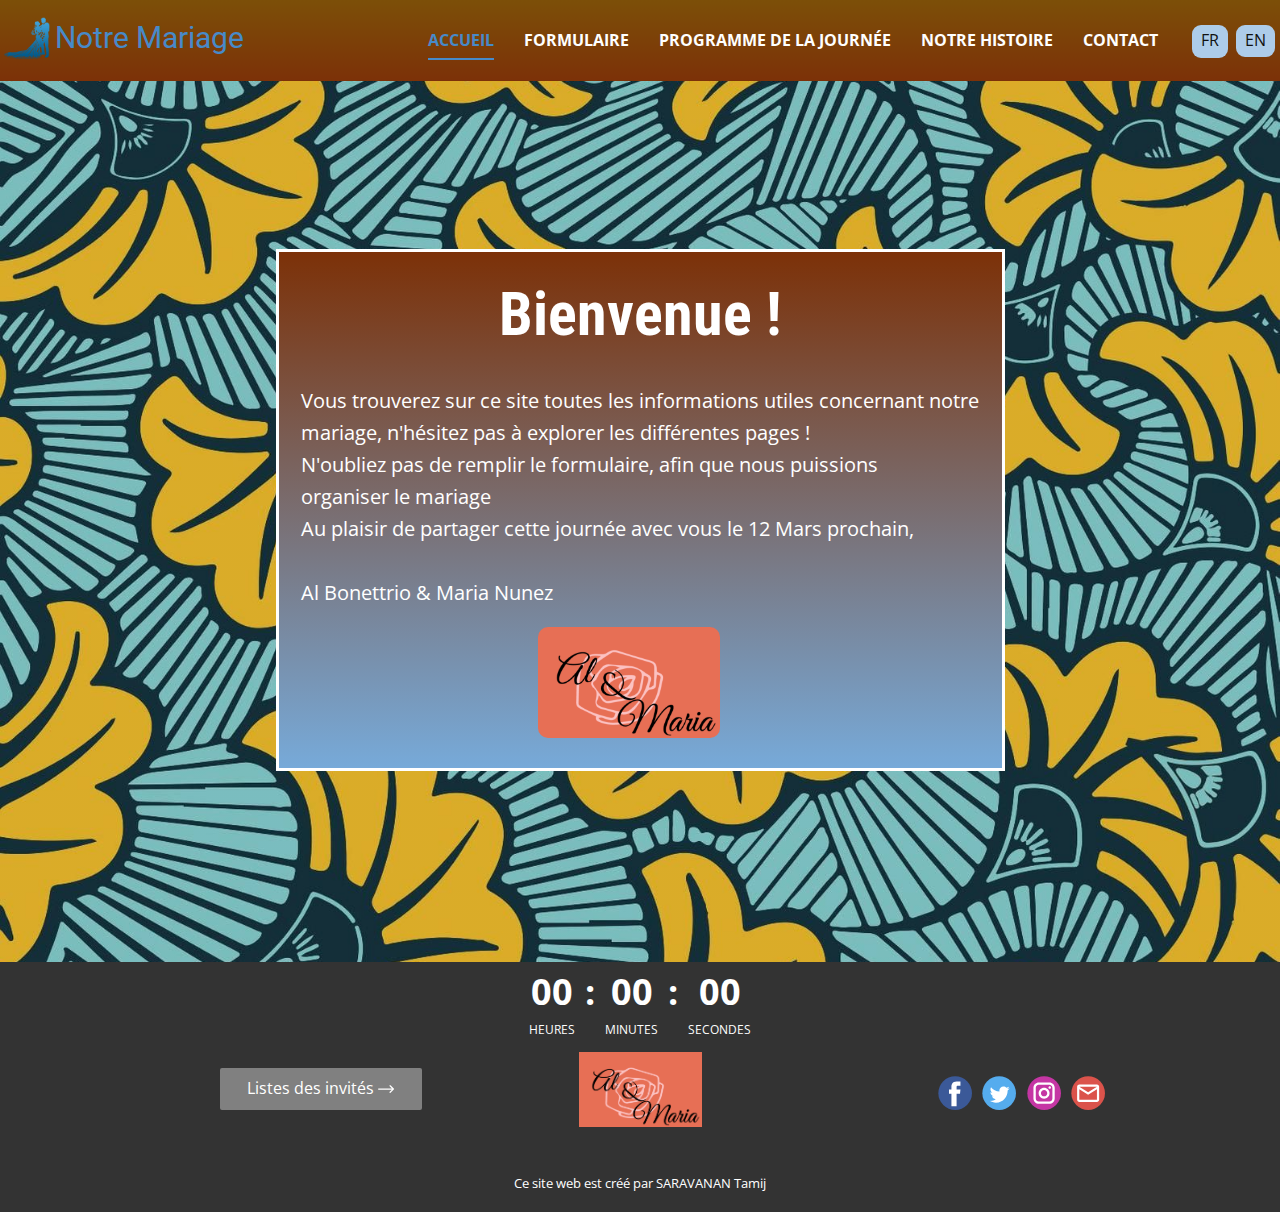
<file: Semestre 1/SAE 1.05 - Recueil de besoins - SARAVANAN Tamij/index.html>
<!DOCTYPE html>
<html style="font-size: 16px;">
  <head>
    <meta name="viewport" content="width=device-width, initial-scale=1.0">
    <meta charset="utf-8">
    <meta name="keywords" content="Sample Headline">
    <meta name="description" content="">
    <meta name="page_type" content="np-template-header-footer-from-plugin">
    <title>Accueil </title>
    <link rel="stylesheet" href="page.css" media="screen">
<link rel="stylesheet" href="Accueil-.css" media="screen">
    <script class="u-script" type="text/javascript" src="jquery.js" defer=""></script>
    <script class="u-script" type="text/javascript" src="page.js" defer=""></script>
    <meta name="generator" content="Nicepage 4.3.0, nicepage.com">
    <link id="u-theme-google-font" rel="stylesheet" href="https://fonts.googleapis.com/css?family=Roboto:100,100i,300,300i,400,400i,500,500i,700,700i,900,900i|Open+Sans:300,300i,400,400i,600,600i,700,700i,800,800i">
    <link id="u-page-google-font" rel="stylesheet" href="https://fonts.googleapis.com/css?family=Roboto+Condensed:300,300i,400,400i,700,700i">
    
    
    <script type="application/ld+json">{
		"@context": "http://schema.org",
		"@type": "Organization",
		"name": "",
		"logo": "images/pngegg.png",
		"sameAs": [
				"https://facebook.com",
				"https://twitter.com",
				"https://instagram.com",
				"mailto:al&maria@gmail.com"
		]
}</script>
    <meta name="theme-color" content="#478ac9">
    <meta name="twitter:site" content="@">
    <meta name="twitter:card" content="summary_large_image">
    <meta name="twitter:title" content="Accueil ">
    <meta name="twitter:description" content="">
    <meta property="og:title" content="Accueil">
    <meta property="og:type" content="website">
  </head>
  <body data-home-page="Accueil-.html" data-home-page-title="Accueil " class="u-body"><header class="u-align-right u-clearfix u-gradient u-header u-valign-middle-lg u-header" id="sec-88ec"><div class="u-clearfix u-sheet u-sheet-1">
        <a href="Accueil-.html" data-page-id="793000663" class="u-image u-logo u-image-1" data-image-width="505" data-image-height="503" title="Accueil">
          <img src="images/pngegg.png" class="u-logo-image u-logo-image-1">
        </a>
        <h3 class="u-headline u-hidden-xs u-text u-text-palette-1-base u-text-1">
          <a href="Accueil-.html">Notre Mariage</a>
        </h3>
        <nav class="u-align-left u-menu u-menu-dropdown u-offcanvas u-menu-1" data-responsive-from="MD">
          <div class="menu-collapse" style="font-size: 0.75rem; letter-spacing: 0px; font-weight: 700; text-transform: uppercase;">
            <a class="u-button-style u-custom-active-border-color u-custom-border u-custom-border-color u-custom-borders u-custom-color u-custom-hover-border-color u-custom-left-right-menu-spacing u-custom-padding-bottom u-custom-text-active-color u-custom-text-color u-custom-text-hover-color u-custom-top-bottom-menu-spacing u-nav-link u-text-palette-1-light-3" href="#" style="font-size: calc(1em + 8px);">
              <svg class="u-svg-link" preserveAspectRatio="xMidYMin slice" viewBox="0 0 302 302" style=""><use xmlns:xlink="http://www.w3.org/1999/xlink" xlink:href="#svg-8a8f"></use></svg>
              <svg xmlns="http://www.w3.org/2000/svg" xmlns:xlink="http://www.w3.org/1999/xlink" version="1.1" id="svg-8a8f" x="0px" y="0px" viewBox="0 0 302 302" style="enable-background:new 0 0 302 302;" xml:space="preserve" class="u-svg-content"><g><rect y="36" width="302" height="30"></rect><rect y="236" width="302" height="30"></rect><rect y="136" width="302" height="30"></rect>
</g><g></g><g></g><g></g><g></g><g></g><g></g><g></g><g></g><g></g><g></g><g></g><g></g><g></g><g></g><g></g></svg>
              <span> Menu</span>
            </a>
          </div>
          <div class="u-custom-menu u-nav-container">
            <ul class="u-nav u-spacing-30 u-unstyled u-nav-1"><li class="u-nav-item"><a class="u-border-2 u-border-active-palette-1-base u-border-hover-palette-1-base u-border-no-left u-border-no-right u-border-no-top u-button-style u-nav-link u-text-active-palette-1-base u-text-body-alt-color u-text-hover-palette-4-base" href="Accueil-.html" style="padding: 10px 0px;">Accueil </a>
</li><li class="u-nav-item"><a class="u-border-2 u-border-active-palette-1-base u-border-hover-palette-1-base u-border-no-left u-border-no-right u-border-no-top u-button-style u-nav-link u-text-active-palette-1-base u-text-body-alt-color u-text-hover-palette-4-base" href="Formulaire.html" style="padding: 10px 0px;">Formulaire</a>
</li><li class="u-nav-item"><a class="u-border-2 u-border-active-palette-1-base u-border-hover-palette-1-base u-border-no-left u-border-no-right u-border-no-top u-button-style u-nav-link u-text-active-palette-1-base u-text-body-alt-color u-text-hover-palette-4-base" href="Programme.html" style="padding: 10px 0px;">Programme de la journée</a>
</li><li class="u-nav-item"><a class="u-border-2 u-border-active-palette-1-base u-border-hover-palette-1-base u-border-no-left u-border-no-right u-border-no-top u-button-style u-nav-link u-text-active-palette-1-base u-text-body-alt-color u-text-hover-palette-4-base" href="Notre-Histoire.html" style="padding: 10px 0px;">Notre Histoire</a>
</li><li class="u-nav-item"><a class="u-border-2 u-border-active-palette-1-base u-border-hover-palette-1-base u-border-no-left u-border-no-right u-border-no-top u-button-style u-nav-link u-text-active-palette-1-base u-text-body-alt-color u-text-hover-palette-4-base" href="Contact.html" style="padding: 10px 0px;">Contact</a>
</li></ul>
          </div>
          <div class="u-custom-menu u-nav-container-collapse">
            <div class="u-align-center u-container-style u-custom-color-2 u-inner-container-layout u-opacity u-opacity-90 u-sidenav">
              <div class="u-inner-container-layout u-sidenav-overflow">
                <div class="u-menu-close"></div>
                <ul class="u-align-center u-nav u-popupmenu-items u-text-active-palette-4-base u-text-hover-palette-2-base u-unstyled u-nav-2"><li class="u-nav-item"><a class="u-button-style u-nav-link" href="Accueil-.html" style="padding: 10px 0px;">Accueil </a>
</li><li class="u-nav-item"><a class="u-button-style u-nav-link" href="Formulaire.html" style="padding: 10px 0px;">Formulaire</a>
</li><li class="u-nav-item"><a class="u-button-style u-nav-link" href="Programme.html" style="padding: 10px 0px;">Programme de la journée</a>
</li><li class="u-nav-item"><a class="u-button-style u-nav-link" href="Notre-Histoire.html" style="padding: 10px 0px;">Notre Histoire</a>
</li><li class="u-nav-item"><a class="u-button-style u-nav-link" href="Contact.html" style="padding: 10px 0px;">Contact</a>
</li></ul>
              </div>
            </div>
            <div class="u-menu-overlay u-opacity u-opacity-70 u-white"></div>
          </div>
        </nav>
        <a href="Home.html" data-page-id="793000663" class="u-border-none u-btn u-btn-round u-button-style u-palette-1-light-2 u-radius-9 u-btn-1">EN</a>
        <a href="Accueil-.html" data-page-id="793000663" class="u-border-none u-btn u-btn-round u-button-style u-palette-1-light-2 u-radius-9 u-btn-2">FR</a>
      </div></header>
    <section class="u-align-center-md u-align-center-sm u-align-center-xs u-align-right-lg u-align-right-xl u-clearfix u-image u-shading u-section-1" id="carousel_f198" data-image-width="1588" data-image-height="1191">
      <div class="u-clearfix u-sheet u-valign-middle-lg u-valign-middle-md u-valign-middle-sm u-valign-middle-xs u-sheet-1">
        <div class="u-border-3 u-border-white u-container-style u-expanded-width-md u-expanded-width-sm u-expanded-width-xs u-gradient u-group u-shape-rectangle u-group-1">
          <div class="u-container-layout u-valign-bottom u-container-layout-1">
            <h2 class="u-align-center u-custom-font u-font-roboto-condensed u-text u-text-body-alt-color u-text-1"> Bienvenue !</h2>
            <p class="u-text u-text-body-alt-color u-text-default-lg u-text-default-md u-text-default-sm u-text-default-xl u-text-2"> Vous
trouverez sur ce site toutes les informations utiles concernant notre
mariage, n'hésitez pas à explorer les différentes pages !&nbsp;<br>N'oubliez pas de remplir le formulaire, afin que nous puissions organiser&nbsp;le mariage<br>Au
plaisir de partager cette journée avec vous le 12 Mars prochain, <br>
              <br>Al
Bonettrio &amp; Maria Nunez
            </p>
            <img class="u-image u-image-round u-radius-10 u-image-1" src="images/Capturedecran2021-12-29a18.46.27.png" alt="" data-image-width="1100" data-image-height="668">
          </div>
        </div>
      </div>
    </section>
    
    
    <footer class="u-clearfix u-footer u-grey-80" id="sec-cdf2"><div class="u-clearfix u-sheet u-sheet-1">
        <div class="u-countdown u-countdown-1" data-timer-id="fc0f" data-type="to-date" data-target-date="Sat, 12 Mar 2022 13:00:50 GMT" data-for="everyone" data-direction="down" data-time-left="750m" data-target-number="100" data-start-time="Fri Dec 31 2021 18:04:52 GMT+0100 (CET)" data-frequency="1s" data-after-count="none" data-redirect-url="https://">
          <div class="u-countdown-wrapper u-spacing-20">
            <div class="u-countdown-item u-countdown-years u-hidden u-spacing-10 u-countdown-item-1">
              <div class="u-countdown-counter u-countdown-counter-1"><div class="u-countdown-number">0</div><div class="u-countdown-number u-hidden">0</div></div>
              <div class="u-countdown-label u-countdown-label-1">Years</div>
            </div>
            <div class="u-countdown-separator u-hidden u-countdown-separator-1">:</div>
            <div class="u-countdown-days u-countdown-item u-spacing-10 u-countdown-item-2">
              <div class="u-countdown-counter u-countdown-counter-2"><div class="u-countdown-number">5</div><div class="u-countdown-number">1</div><div class="u-countdown-number u-hidden">0</div></div>
              <div class="u-countdown-label u-countdown-label-2">Jours</div>
            </div>
            <div class="u-countdown-separator u-countdown-separator-2">:</div>
            <div class="u-countdown-hours u-countdown-item u-spacing-10 u-countdown-item-3">
              <div class="u-countdown-counter u-countdown-counter-3"><div class="u-countdown-number">1</div><div class="u-countdown-number">9</div></div>
              <div class="u-countdown-label u-countdown-label-3">Heures</div>
            </div>
            <div class="u-countdown-separator u-countdown-separator-3">:</div>
            <div class="u-countdown-item u-countdown-minutes u-spacing-10 u-countdown-item-4">
              <div class="u-countdown-counter u-countdown-counter-4"><div class="u-countdown-number">0</div><div class="u-countdown-number">9</div></div>
              <div class="u-countdown-label u-countdown-label-4">Minutes</div>
            </div>
            <div class="u-countdown-separator u-countdown-separator-4">:</div>
            <div class="u-countdown-item u-countdown-seconds u-spacing-10 u-countdown-item-5">
              <div class="u-countdown-counter u-countdown-counter-5"><div class="u-countdown-number">3</div><div class="u-countdown-number">6</div></div>
              <div class="u-countdown-label u-countdown-label-5">Secondes</div>
            </div>
            <div class="u-countdown-separator u-hidden u-countdown-separator-5">:</div>
            <div class="u-countdown-item u-countdown-numbers u-hidden u-spacing-10 u-countdown-item-6">
              <div class="u-countdown-counter u-countdown-counter-6"><div class="u-countdown-number">0</div><div class="u-countdown-number">0</div></div>
              <div class="u-countdown-label u-countdown-label-6">Items</div>
            </div>
          </div>
          <div class="u-countdown-message u-hidden">
            <p>Sorry, the time is up.</p>
          </div>
        </div>
        <a href="Accueil-.html" data-page-id="793000663" class="u-image u-logo u-image-1" data-image-width="1100" data-image-height="668" title="Accueil">
          <img src="images/Capturedecran2021-12-29a18.46.27.png" class="u-logo-image u-logo-image-1">
        </a>
        <a href="liste.html" class="u-border-none u-btn u-btn-round u-button-style u-grey-50 u-hover-palette-1-base u-radius-2 u-btn-1">Listes des invités&nbsp;<span class="u-icon u-text-white"><svg class="u-svg-content" viewBox="0 0 512 512" x="0px" y="0px" style="width: 1em; height: 1em;"><path d="M506.134,241.843c-0.006-0.006-0.011-0.013-0.018-0.019l-104.504-104c-7.829-7.791-20.492-7.762-28.285,0.068 c-7.792,7.829-7.762,20.492,0.067,28.284L443.558,236H20c-11.046,0-20,8.954-20,20c0,11.046,8.954,20,20,20h423.557 l-70.162,69.824c-7.829,7.792-7.859,20.455-0.067,28.284c7.793,7.831,20.457,7.858,28.285,0.068l104.504-104 c0.006-.006,0.011-.013,0.018-.019C513.968,262.339,513.943,249.635,506.134,241.843z"></path></svg><img></span>
        </a>
        <div class="u-social-icons u-spacing-10 u-social-icons-1">
          <a class="u-social-url" title="facebook" target="_blank" href="https://facebook.com"><span class="u-icon u-social-facebook u-social-icon u-icon-2"><svg class="u-svg-link" preserveAspectRatio="xMidYMin slice" viewBox="0 0 112 112" style=""><use xmlns:xlink="http://www.w3.org/1999/xlink" xlink:href="#svg-a511"></use></svg><svg class="u-svg-content" viewBox="0 0 112 112" x="0" y="0" id="svg-a511"><circle fill="currentColor" cx="56.1" cy="56.1" r="55"></circle><path fill="#FFFFFF" d="M73.5,31.6h-9.1c-1.4,0-3.6,0.8-3.6,3.9v8.5h12.6L72,58.3H60.8v40.8H43.9V58.3h-8V43.9h8v-9.2
            c0-6.7,3.1-17,17-17h12.5v13.9H73.5z"></path></svg></span>
          </a>
          <a class="u-social-url" title="twitter" target="_blank" href="https://twitter.com"><span class="u-icon u-social-icon u-social-twitter u-icon-3"><svg class="u-svg-link" preserveAspectRatio="xMidYMin slice" viewBox="0 0 112 112" style=""><use xmlns:xlink="http://www.w3.org/1999/xlink" xlink:href="#svg-7c62"></use></svg><svg class="u-svg-content" viewBox="0 0 112 112" x="0" y="0" id="svg-7c62"><circle fill="currentColor" class="st0" cx="56.1" cy="56.1" r="55"></circle><path fill="#FFFFFF" d="M83.8,47.3c0,0.6,0,1.2,0,1.7c0,17.7-13.5,38.2-38.2,38.2C38,87.2,31,85,25,81.2c1,0.1,2.1,0.2,3.2,0.2
            c6.3,0,12.1-2.1,16.7-5.7c-5.9-0.1-10.8-4-12.5-9.3c0.8,0.2,1.7,0.2,2.5,0.2c1.2,0,2.4-0.2,3.5-0.5c-6.1-1.2-10.8-6.7-10.8-13.1
            c0-0.1,0-0.1,0-0.2c1.8,1,3.9,1.6,6.1,1.7c-3.6-2.4-6-6.5-6-11.2c0-2.5,0.7-4.8,1.8-6.7c6.6,8.1,16.5,13.5,27.6,14
            c-0.2-1-0.3-2-0.3-3.1c0-7.4,6-13.4,13.4-13.4c3.9,0,7.3,1.6,9.8,4.2c3.1-0.6,5.9-1.7,8.5-3.3c-1,3.1-3.1,5.8-5.9,7.4
            c2.7-0.3,5.3-1,7.7-2.1C88.7,43,86.4,45.4,83.8,47.3z"></path></svg></span>
          </a>
          <a class="u-social-url" title="instagram" target="_blank" href="https://instagram.com"><span class="u-icon u-social-icon u-social-instagram u-icon-4"><svg class="u-svg-link" preserveAspectRatio="xMidYMin slice" viewBox="0 0 112 112" style=""><use xmlns:xlink="http://www.w3.org/1999/xlink" xlink:href="#svg-802d"></use></svg><svg class="u-svg-content" viewBox="0 0 112 112" x="0" y="0" id="svg-802d"><circle fill="currentColor" cx="56.1" cy="56.1" r="55"></circle><path fill="#FFFFFF" d="M55.9,38.2c-9.9,0-17.9,8-17.9,17.9C38,66,46,74,55.9,74c9.9,0,17.9-8,17.9-17.9C73.8,46.2,65.8,38.2,55.9,38.2
            z M55.9,66.4c-5.7,0-10.3-4.6-10.3-10.3c-0.1-5.7,4.6-10.3,10.3-10.3c5.7,0,10.3,4.6,10.3,10.3C66.2,61.8,61.6,66.4,55.9,66.4z"></path><path fill="#FFFFFF" d="M74.3,33.5c-2.3,0-4.2,1.9-4.2,4.2s1.9,4.2,4.2,4.2s4.2-1.9,4.2-4.2S76.6,33.5,74.3,33.5z"></path><path fill="#FFFFFF" d="M73.1,21.3H38.6c-9.7,0-17.5,7.9-17.5,17.5v34.5c0,9.7,7.9,17.6,17.5,17.6h34.5c9.7,0,17.5-7.9,17.5-17.5V38.8
            C90.6,29.1,82.7,21.3,73.1,21.3z M83,73.3c0,5.5-4.5,9.9-9.9,9.9H38.6c-5.5,0-9.9-4.5-9.9-9.9V38.8c0-5.5,4.5-9.9,9.9-9.9h34.5
            c5.5,0,9.9,4.5,9.9,9.9V73.3z"></path></svg></span>
          </a>
          <a class="u-social-url" target="_blank" data-type="Email" title="Email" href="mailto:al&amp;maria@gmail.com"><span class="u-icon u-social-email u-social-icon u-icon-5"><svg class="u-svg-link" preserveAspectRatio="xMidYMin slice" viewBox="0 0 112 112" style=""><use xmlns:xlink="http://www.w3.org/1999/xlink" xlink:href="#svg-6f9b"></use></svg><svg class="u-svg-content" viewBox="0 0 112 112" x="0" y="0" id="svg-6f9b"><circle fill="currentColor" cx="56.1" cy="56.1" r="55"></circle><path id="path3864" fill="#FFFFFF" d="M27.2,28h57.6c4,0,7.2,3.2,7.2,7.2l0,0v42.7c0,3.9-3.2,7.2-7.2,7.2l0,0H27.2
	c-4,0-7.2-3.2-7.2-7.2V35.2C20,31.1,23.2,28,27.2,28 M56,52.9l28.8-17.8H27.2L56,52.9 M27.2,77.7h57.6V43.5L56,61.3L27.2,43.5V77.7z
	"></path></svg></span>
          </a>
        </div>
      </div></footer>
        <section class="u-backlink u-clearfix u-grey-80">
        <span>Ce site web est créé par SARAVANAN Tamij</span>
    </section>
  </body>
</html>
</file>
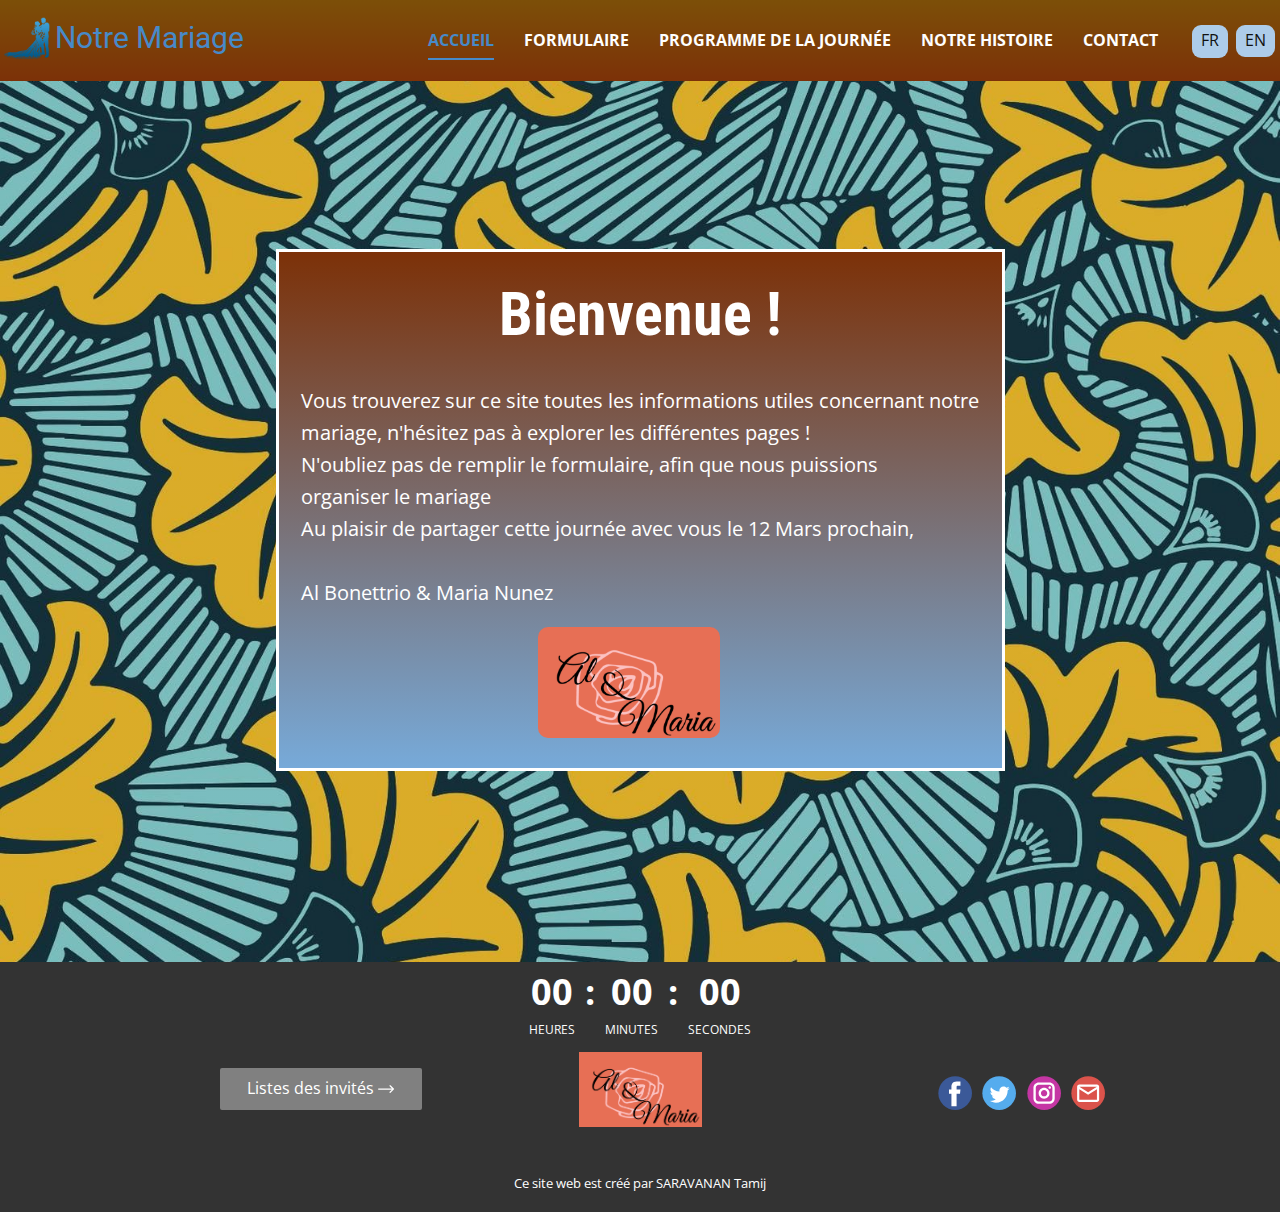
<file: Semestre 1/SAE 1.05 - Recueil de besoins - SARAVANAN Tamij/Accueil-.html>
<!DOCTYPE html>
<html style="font-size: 16px;">
  <head>
    <meta name="viewport" content="width=device-width, initial-scale=1.0">
    <meta charset="utf-8">
    <meta name="keywords" content="Sample Headline">
    <meta name="description" content="">
    <meta name="page_type" content="np-template-header-footer-from-plugin">
    <title>Accueil </title>
    <link rel="stylesheet" href="page.css" media="screen">
<link rel="stylesheet" href="Accueil-.css" media="screen">
    <script class="u-script" type="text/javascript" src="jquery.js" defer=""></script>
    <script class="u-script" type="text/javascript" src="page.js" defer=""></script>
    <meta name="generator" content="Nicepage 4.3.0, nicepage.com">
    <link id="u-theme-google-font" rel="stylesheet" href="https://fonts.googleapis.com/css?family=Roboto:100,100i,300,300i,400,400i,500,500i,700,700i,900,900i|Open+Sans:300,300i,400,400i,600,600i,700,700i,800,800i">
    <link id="u-page-google-font" rel="stylesheet" href="https://fonts.googleapis.com/css?family=Roboto+Condensed:300,300i,400,400i,700,700i">
    
    
    <script type="application/ld+json">{
		"@context": "http://schema.org",
		"@type": "Organization",
		"name": "",
		"logo": "images/pngegg.png",
		"sameAs": [
				"https://facebook.com",
				"https://twitter.com",
				"https://instagram.com",
				"mailto:al&maria@gmail.com"
		]
}</script>
    <meta name="theme-color" content="#478ac9">
    <meta name="twitter:site" content="@">
    <meta name="twitter:card" content="summary_large_image">
    <meta name="twitter:title" content="Accueil ">
    <meta name="twitter:description" content="">
    <meta property="og:title" content="Accueil">
    <meta property="og:type" content="website">
  </head>
  <body class="u-body"><header class="u-align-right u-clearfix u-gradient u-header u-valign-middle-lg u-header" id="sec-88ec"><div class="u-clearfix u-sheet u-sheet-1">
        <a href="Accueil-.html" data-page-id="793000663" class="u-image u-logo u-image-1" data-image-width="505" data-image-height="503" title="Accueil">
          <img src="images/pngegg.png" class="u-logo-image u-logo-image-1">
        </a>
        <h3 class="u-headline u-hidden-xs u-text u-text-palette-1-base u-text-1">
          <a href="Accueil-.html">Notre Mariage</a>
        </h3>
        <nav class="u-align-left u-menu u-menu-dropdown u-offcanvas u-menu-1" data-responsive-from="MD">
          <div class="menu-collapse" style="font-size: 0.75rem; letter-spacing: 0px; font-weight: 700; text-transform: uppercase;">
            <a class="u-button-style u-custom-active-border-color u-custom-border u-custom-border-color u-custom-borders u-custom-color u-custom-hover-border-color u-custom-left-right-menu-spacing u-custom-padding-bottom u-custom-text-active-color u-custom-text-color u-custom-text-hover-color u-custom-top-bottom-menu-spacing u-nav-link u-text-palette-1-light-3" href="#" style="font-size: calc(1em + 8px);">
              <svg class="u-svg-link" preserveAspectRatio="xMidYMin slice" viewBox="0 0 302 302" style=""><use xmlns:xlink="http://www.w3.org/1999/xlink" xlink:href="#svg-8a8f"></use></svg>
              <svg xmlns="http://www.w3.org/2000/svg" xmlns:xlink="http://www.w3.org/1999/xlink" version="1.1" id="svg-8a8f" x="0px" y="0px" viewBox="0 0 302 302" style="enable-background:new 0 0 302 302;" xml:space="preserve" class="u-svg-content"><g><rect y="36" width="302" height="30"></rect><rect y="236" width="302" height="30"></rect><rect y="136" width="302" height="30"></rect>
</g><g></g><g></g><g></g><g></g><g></g><g></g><g></g><g></g><g></g><g></g><g></g><g></g><g></g><g></g><g></g></svg>
              <span> Menu</span>
            </a>
          </div>
          <div class="u-custom-menu u-nav-container">
            <ul class="u-nav u-spacing-30 u-unstyled u-nav-1"><li class="u-nav-item"><a class="u-border-2 u-border-active-palette-1-base u-border-hover-palette-1-base u-border-no-left u-border-no-right u-border-no-top u-button-style u-nav-link u-text-active-palette-1-base u-text-body-alt-color u-text-hover-palette-4-base" href="Accueil-.html" style="padding: 10px 0px;">Accueil </a>
</li><li class="u-nav-item"><a class="u-border-2 u-border-active-palette-1-base u-border-hover-palette-1-base u-border-no-left u-border-no-right u-border-no-top u-button-style u-nav-link u-text-active-palette-1-base u-text-body-alt-color u-text-hover-palette-4-base" href="Formulaire.html" style="padding: 10px 0px;">Formulaire</a>
</li><li class="u-nav-item"><a class="u-border-2 u-border-active-palette-1-base u-border-hover-palette-1-base u-border-no-left u-border-no-right u-border-no-top u-button-style u-nav-link u-text-active-palette-1-base u-text-body-alt-color u-text-hover-palette-4-base" href="Programme.html" style="padding: 10px 0px;">Programme de la journée</a>
</li><li class="u-nav-item"><a class="u-border-2 u-border-active-palette-1-base u-border-hover-palette-1-base u-border-no-left u-border-no-right u-border-no-top u-button-style u-nav-link u-text-active-palette-1-base u-text-body-alt-color u-text-hover-palette-4-base" href="Notre-Histoire.html" style="padding: 10px 0px;">Notre Histoire</a>
</li><li class="u-nav-item"><a class="u-border-2 u-border-active-palette-1-base u-border-hover-palette-1-base u-border-no-left u-border-no-right u-border-no-top u-button-style u-nav-link u-text-active-palette-1-base u-text-body-alt-color u-text-hover-palette-4-base" href="Contact.html" style="padding: 10px 0px;">Contact</a>
</li></ul>
          </div>
          <div class="u-custom-menu u-nav-container-collapse">
            <div class="u-align-center u-container-style u-custom-color-2 u-inner-container-layout u-opacity u-opacity-90 u-sidenav">
              <div class="u-inner-container-layout u-sidenav-overflow">
                <div class="u-menu-close"></div>
                <ul class="u-align-center u-nav u-popupmenu-items u-text-active-palette-4-base u-text-hover-palette-2-base u-unstyled u-nav-2"><li class="u-nav-item"><a class="u-button-style u-nav-link" href="Accueil-.html" style="padding: 10px 0px;">Accueil </a>
</li><li class="u-nav-item"><a class="u-button-style u-nav-link" href="Formulaire.html" style="padding: 10px 0px;">Formulaire</a>
</li><li class="u-nav-item"><a class="u-button-style u-nav-link" href="Programme.html" style="padding: 10px 0px;">Programme de la journée</a>
</li><li class="u-nav-item"><a class="u-button-style u-nav-link" href="Notre-Histoire.html" style="padding: 10px 0px;">Notre Histoire</a>
</li><li class="u-nav-item"><a class="u-button-style u-nav-link" href="Contact.html" style="padding: 10px 0px;">Contact</a>
</li></ul>
              </div>
            </div>
            <div class="u-menu-overlay u-opacity u-opacity-70 u-white"></div>
          </div>
        </nav>
        <a href="Home.html" data-page-id="793000663" class="u-border-none u-btn u-btn-round u-button-style u-palette-1-light-2 u-radius-9 u-btn-1">EN</a>
        <a href="Accueil-.html" data-page-id="793000663" class="u-border-none u-btn u-btn-round u-button-style u-palette-1-light-2 u-radius-9 u-btn-2">FR</a>
      </div></header>
    <section class="u-align-center-md u-align-center-sm u-align-center-xs u-align-right-lg u-align-right-xl u-clearfix u-image u-shading u-section-1" id="carousel_f198" data-image-width="1588" data-image-height="1191">
      <div class="u-clearfix u-sheet u-valign-middle-lg u-valign-middle-md u-valign-middle-sm u-valign-middle-xs u-sheet-1">
        <div class="u-border-3 u-border-white u-container-style u-expanded-width-md u-expanded-width-sm u-expanded-width-xs u-gradient u-group u-shape-rectangle u-group-1">
          <div class="u-container-layout u-valign-bottom u-container-layout-1">
            <h2 class="u-align-center u-custom-font u-font-roboto-condensed u-text u-text-body-alt-color u-text-1"> Bienvenue !</h2>
            <p class="u-text u-text-body-alt-color u-text-default-lg u-text-default-md u-text-default-sm u-text-default-xl u-text-2"> Vous
trouverez sur ce site toutes les informations utiles concernant notre
mariage, n'hésitez pas à explorer les différentes pages !&nbsp;<br>N'oubliez pas de remplir le formulaire, afin que nous puissions organiser&nbsp;le mariage<br>Au
plaisir de partager cette journée avec vous le 12 Mars prochain, <br>
              <br>Al
Bonettrio &amp; Maria Nunez
            </p>
            <img class="u-image u-image-round u-radius-10 u-image-1" src="images/Capturedecran2021-12-29a18.46.27.png" alt="" data-image-width="1100" data-image-height="668">
          </div>
        </div>
      </div>
    </section>
    
    
    <footer class="u-clearfix u-footer u-grey-80" id="sec-cdf2"><div class="u-clearfix u-sheet u-sheet-1">
        <div class="u-countdown u-countdown-1" data-timer-id="fc0f" data-type="to-date" data-target-date="Sat, 12 Mar 2022 13:00:50 GMT" data-for="everyone" data-direction="down" data-time-left="750m" data-target-number="100" data-start-time="Fri Dec 31 2021 18:04:52 GMT+0100 (CET)" data-frequency="1s" data-after-count="none" data-redirect-url="https://">
          <div class="u-countdown-wrapper u-spacing-20">
            <div class="u-countdown-item u-countdown-years u-hidden u-spacing-10 u-countdown-item-1">
              <div class="u-countdown-counter u-countdown-counter-1"><div class="u-countdown-number">0</div><div class="u-countdown-number u-hidden">0</div></div>
              <div class="u-countdown-label u-countdown-label-1">Years</div>
            </div>
            <div class="u-countdown-separator u-hidden u-countdown-separator-1">:</div>
            <div class="u-countdown-days u-countdown-item u-spacing-10 u-countdown-item-2">
              <div class="u-countdown-counter u-countdown-counter-2"><div class="u-countdown-number">5</div><div class="u-countdown-number">1</div><div class="u-countdown-number u-hidden">0</div></div>
              <div class="u-countdown-label u-countdown-label-2">Jours</div>
            </div>
            <div class="u-countdown-separator u-countdown-separator-2">:</div>
            <div class="u-countdown-hours u-countdown-item u-spacing-10 u-countdown-item-3">
              <div class="u-countdown-counter u-countdown-counter-3"><div class="u-countdown-number">1</div><div class="u-countdown-number">9</div></div>
              <div class="u-countdown-label u-countdown-label-3">Heures</div>
            </div>
            <div class="u-countdown-separator u-countdown-separator-3">:</div>
            <div class="u-countdown-item u-countdown-minutes u-spacing-10 u-countdown-item-4">
              <div class="u-countdown-counter u-countdown-counter-4"><div class="u-countdown-number">0</div><div class="u-countdown-number">9</div></div>
              <div class="u-countdown-label u-countdown-label-4">Minutes</div>
            </div>
            <div class="u-countdown-separator u-countdown-separator-4">:</div>
            <div class="u-countdown-item u-countdown-seconds u-spacing-10 u-countdown-item-5">
              <div class="u-countdown-counter u-countdown-counter-5"><div class="u-countdown-number">3</div><div class="u-countdown-number">6</div></div>
              <div class="u-countdown-label u-countdown-label-5">Secondes</div>
            </div>
            <div class="u-countdown-separator u-hidden u-countdown-separator-5">:</div>
            <div class="u-countdown-item u-countdown-numbers u-hidden u-spacing-10 u-countdown-item-6">
              <div class="u-countdown-counter u-countdown-counter-6"><div class="u-countdown-number">0</div><div class="u-countdown-number">0</div></div>
              <div class="u-countdown-label u-countdown-label-6">Items</div>
            </div>
          </div>
          <div class="u-countdown-message u-hidden">
            <p>Sorry, the time is up.</p>
          </div>
        </div>
        <a href="Accueil-.html" data-page-id="793000663" class="u-image u-logo u-image-1" data-image-width="1100" data-image-height="668" title="Accueil">
          <img src="images/Capturedecran2021-12-29a18.46.27.png" class="u-logo-image u-logo-image-1">
        </a>
        <a href="liste.html" class="u-border-none u-btn u-btn-round u-button-style u-grey-50 u-hover-palette-1-base u-radius-2 u-btn-1">Listes des invités&nbsp;<span class="u-icon u-text-white"><svg class="u-svg-content" viewBox="0 0 512 512" x="0px" y="0px" style="width: 1em; height: 1em;"><path d="M506.134,241.843c-0.006-0.006-0.011-0.013-0.018-0.019l-104.504-104c-7.829-7.791-20.492-7.762-28.285,0.068 c-7.792,7.829-7.762,20.492,0.067,28.284L443.558,236H20c-11.046,0-20,8.954-20,20c0,11.046,8.954,20,20,20h423.557 l-70.162,69.824c-7.829,7.792-7.859,20.455-0.067,28.284c7.793,7.831,20.457,7.858,28.285,0.068l104.504-104 c0.006-.006,0.011-.013,0.018-.019C513.968,262.339,513.943,249.635,506.134,241.843z"></path></svg><img></span>
        </a>
        <div class="u-social-icons u-spacing-10 u-social-icons-1">
          <a class="u-social-url" title="facebook" target="_blank" href="https://facebook.com"><span class="u-icon u-social-facebook u-social-icon u-icon-2"><svg class="u-svg-link" preserveAspectRatio="xMidYMin slice" viewBox="0 0 112 112" style=""><use xmlns:xlink="http://www.w3.org/1999/xlink" xlink:href="#svg-a511"></use></svg><svg class="u-svg-content" viewBox="0 0 112 112" x="0" y="0" id="svg-a511"><circle fill="currentColor" cx="56.1" cy="56.1" r="55"></circle><path fill="#FFFFFF" d="M73.5,31.6h-9.1c-1.4,0-3.6,0.8-3.6,3.9v8.5h12.6L72,58.3H60.8v40.8H43.9V58.3h-8V43.9h8v-9.2
            c0-6.7,3.1-17,17-17h12.5v13.9H73.5z"></path></svg></span>
          </a>
          <a class="u-social-url" title="twitter" target="_blank" href="https://twitter.com"><span class="u-icon u-social-icon u-social-twitter u-icon-3"><svg class="u-svg-link" preserveAspectRatio="xMidYMin slice" viewBox="0 0 112 112" style=""><use xmlns:xlink="http://www.w3.org/1999/xlink" xlink:href="#svg-7c62"></use></svg><svg class="u-svg-content" viewBox="0 0 112 112" x="0" y="0" id="svg-7c62"><circle fill="currentColor" class="st0" cx="56.1" cy="56.1" r="55"></circle><path fill="#FFFFFF" d="M83.8,47.3c0,0.6,0,1.2,0,1.7c0,17.7-13.5,38.2-38.2,38.2C38,87.2,31,85,25,81.2c1,0.1,2.1,0.2,3.2,0.2
            c6.3,0,12.1-2.1,16.7-5.7c-5.9-0.1-10.8-4-12.5-9.3c0.8,0.2,1.7,0.2,2.5,0.2c1.2,0,2.4-0.2,3.5-0.5c-6.1-1.2-10.8-6.7-10.8-13.1
            c0-0.1,0-0.1,0-0.2c1.8,1,3.9,1.6,6.1,1.7c-3.6-2.4-6-6.5-6-11.2c0-2.5,0.7-4.8,1.8-6.7c6.6,8.1,16.5,13.5,27.6,14
            c-0.2-1-0.3-2-0.3-3.1c0-7.4,6-13.4,13.4-13.4c3.9,0,7.3,1.6,9.8,4.2c3.1-0.6,5.9-1.7,8.5-3.3c-1,3.1-3.1,5.8-5.9,7.4
            c2.7-0.3,5.3-1,7.7-2.1C88.7,43,86.4,45.4,83.8,47.3z"></path></svg></span>
          </a>
          <a class="u-social-url" title="instagram" target="_blank" href="https://instagram.com"><span class="u-icon u-social-icon u-social-instagram u-icon-4"><svg class="u-svg-link" preserveAspectRatio="xMidYMin slice" viewBox="0 0 112 112" style=""><use xmlns:xlink="http://www.w3.org/1999/xlink" xlink:href="#svg-802d"></use></svg><svg class="u-svg-content" viewBox="0 0 112 112" x="0" y="0" id="svg-802d"><circle fill="currentColor" cx="56.1" cy="56.1" r="55"></circle><path fill="#FFFFFF" d="M55.9,38.2c-9.9,0-17.9,8-17.9,17.9C38,66,46,74,55.9,74c9.9,0,17.9-8,17.9-17.9C73.8,46.2,65.8,38.2,55.9,38.2
            z M55.9,66.4c-5.7,0-10.3-4.6-10.3-10.3c-0.1-5.7,4.6-10.3,10.3-10.3c5.7,0,10.3,4.6,10.3,10.3C66.2,61.8,61.6,66.4,55.9,66.4z"></path><path fill="#FFFFFF" d="M74.3,33.5c-2.3,0-4.2,1.9-4.2,4.2s1.9,4.2,4.2,4.2s4.2-1.9,4.2-4.2S76.6,33.5,74.3,33.5z"></path><path fill="#FFFFFF" d="M73.1,21.3H38.6c-9.7,0-17.5,7.9-17.5,17.5v34.5c0,9.7,7.9,17.6,17.5,17.6h34.5c9.7,0,17.5-7.9,17.5-17.5V38.8
            C90.6,29.1,82.7,21.3,73.1,21.3z M83,73.3c0,5.5-4.5,9.9-9.9,9.9H38.6c-5.5,0-9.9-4.5-9.9-9.9V38.8c0-5.5,4.5-9.9,9.9-9.9h34.5
            c5.5,0,9.9,4.5,9.9,9.9V73.3z"></path></svg></span>
          </a>
          <a class="u-social-url" target="_blank" data-type="Email" title="Email" href="mailto:al&amp;maria@gmail.com"><span class="u-icon u-social-email u-social-icon u-icon-5"><svg class="u-svg-link" preserveAspectRatio="xMidYMin slice" viewBox="0 0 112 112" style=""><use xmlns:xlink="http://www.w3.org/1999/xlink" xlink:href="#svg-6f9b"></use></svg><svg class="u-svg-content" viewBox="0 0 112 112" x="0" y="0" id="svg-6f9b"><circle fill="currentColor" cx="56.1" cy="56.1" r="55"></circle><path id="path3864" fill="#FFFFFF" d="M27.2,28h57.6c4,0,7.2,3.2,7.2,7.2l0,0v42.7c0,3.9-3.2,7.2-7.2,7.2l0,0H27.2
	c-4,0-7.2-3.2-7.2-7.2V35.2C20,31.1,23.2,28,27.2,28 M56,52.9l28.8-17.8H27.2L56,52.9 M27.2,77.7h57.6V43.5L56,61.3L27.2,43.5V77.7z
	"></path></svg></span>
          </a>
        </div>
      </div></footer>
       <section class="u-backlink u-clearfix u-grey-80">
        <span>Ce site web est créé par SARAVANAN Tamij</span>
    </section>
  </body>
</html>
</file>
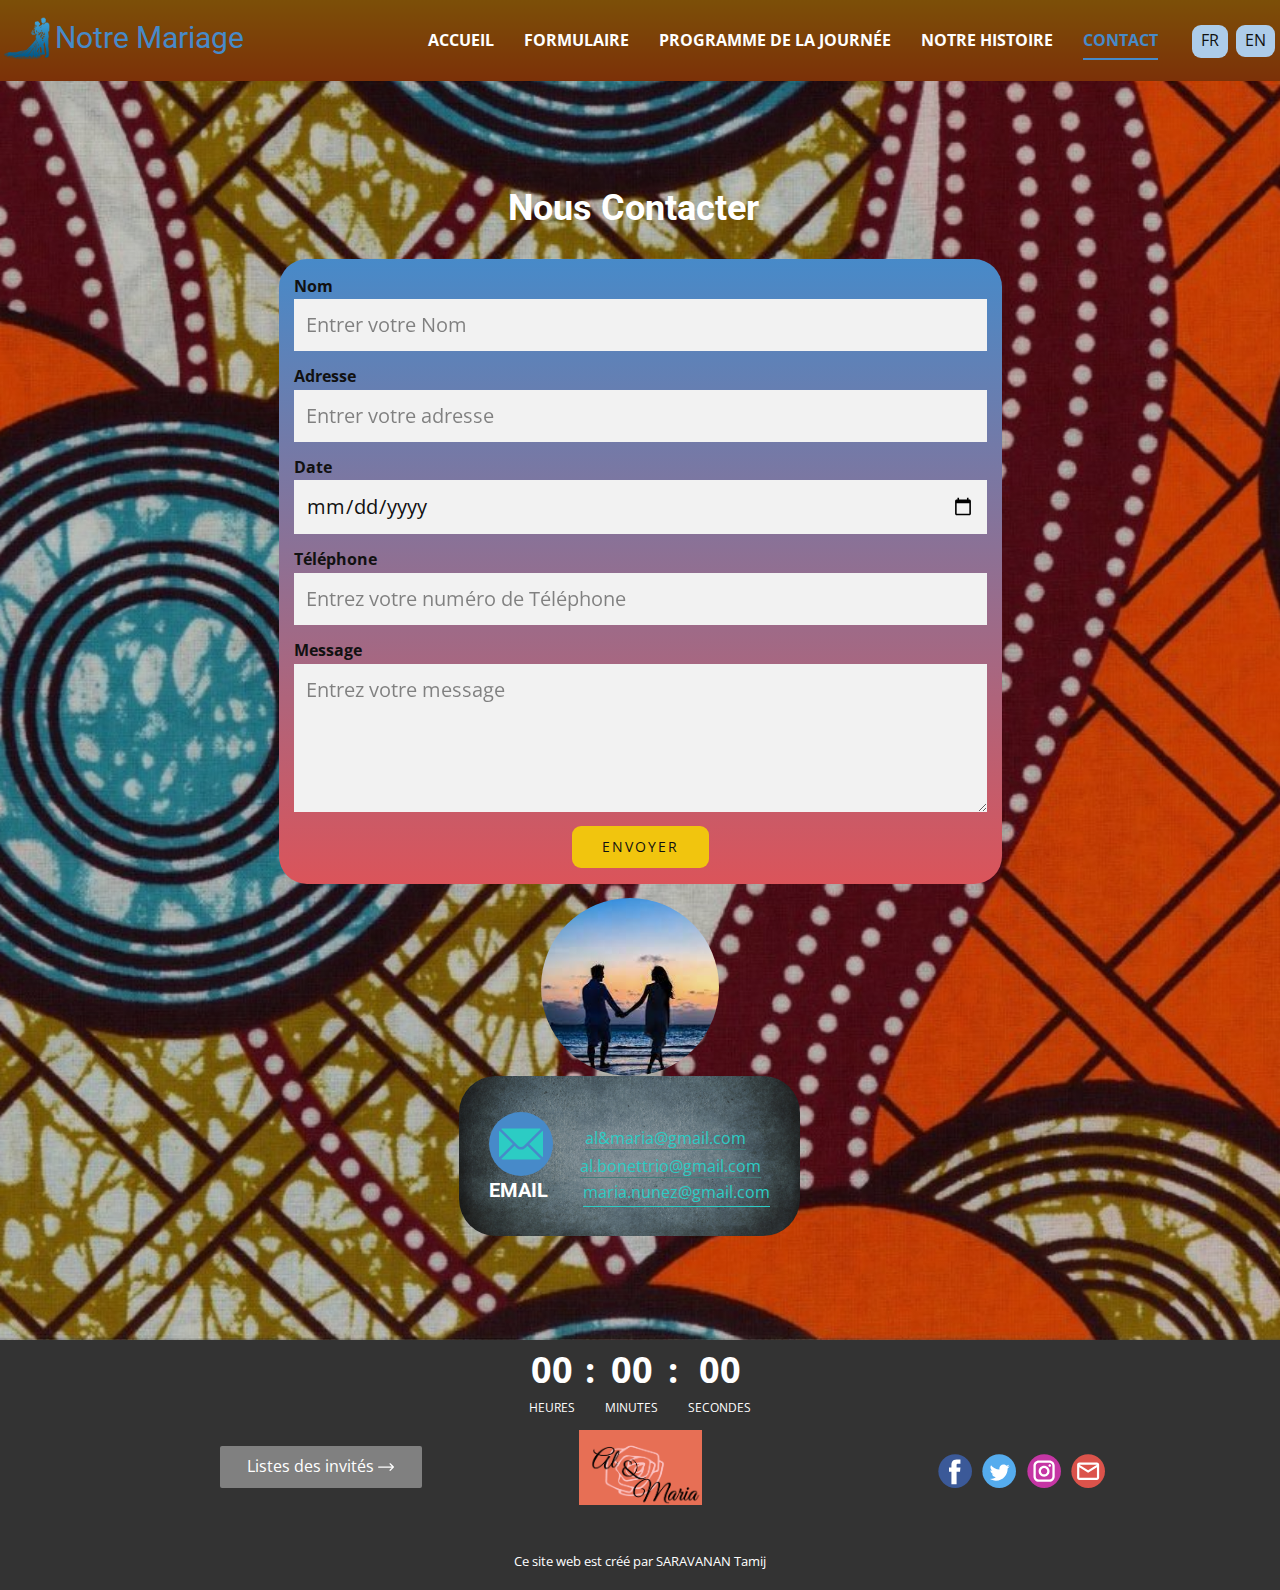
<file: Semestre 1/SAE 1.05 - Recueil de besoins - SARAVANAN Tamij/Contact.html>
<!DOCTYPE html>
<html style="font-size: 16px;">
  <head>
    <meta name="viewport" content="width=device-width, initial-scale=1.0">
    <meta charset="utf-8">
    <meta name="keywords" content="Contact Us">
    <meta name="description" content="">
    <meta name="page_type" content="np-template-header-footer-from-plugin">
    <title>Contact</title>
    <link rel="stylesheet" href="page.css" media="screen">
<link rel="stylesheet" href="Contact.css" media="screen">
    <script class="u-script" type="text/javascript" src="jquery.js" defer=""></script>
    <script class="u-script" type="text/javascript" src="page.js" defer=""></script>
    <meta name="generator" content="Nicepage 4.3.0, nicepage.com">
    <link id="u-theme-google-font" rel="stylesheet" href="https://fonts.googleapis.com/css?family=Roboto:100,100i,300,300i,400,400i,500,500i,700,700i,900,900i|Open+Sans:300,300i,400,400i,600,600i,700,700i,800,800i">
    
    
    <script type="application/ld+json">{
		"@context": "http://schema.org",
		"@type": "Organization",
		"name": "",
		"logo": "images/pngegg.png",
		"sameAs": [
				"https://facebook.com",
				"https://twitter.com",
				"https://instagram.com",
				"mailto:al&maria@gmail.com"
		]
}</script>
    <meta name="theme-color" content="#478ac9">
    <meta name="twitter:site" content="@">
    <meta name="twitter:card" content="summary_large_image">
    <meta name="twitter:title" content="Contact">
    <meta name="twitter:description" content="">
    <meta property="og:title" content="Contact">
    <meta property="og:type" content="website">
  </head>
  <body class="u-body"><header class="u-align-right u-clearfix u-gradient u-header u-valign-middle-lg u-header" id="sec-88ec"><div class="u-clearfix u-sheet u-sheet-1">
        <a href="Accueil-.html" data-page-id="793000663" class="u-image u-logo u-image-1" data-image-width="505" data-image-height="503" title="Accueil">
          <img src="images/pngegg.png" class="u-logo-image u-logo-image-1">
        </a>
        <h3 class="u-headline u-hidden-xs u-text u-text-palette-1-base u-text-1">
          <a href="Accueil-.html">Notre Mariage</a>
        </h3>
        <nav class="u-align-left u-menu u-menu-dropdown u-offcanvas u-menu-1" data-responsive-from="MD">
          <div class="menu-collapse" style="font-size: 0.75rem; letter-spacing: 0px; font-weight: 700; text-transform: uppercase;">
            <a class="u-button-style u-custom-active-border-color u-custom-border u-custom-border-color u-custom-borders u-custom-color u-custom-hover-border-color u-custom-left-right-menu-spacing u-custom-padding-bottom u-custom-text-active-color u-custom-text-color u-custom-text-hover-color u-custom-top-bottom-menu-spacing u-nav-link u-text-palette-1-light-3" href="#" style="font-size: calc(1em + 8px);">
              <svg class="u-svg-link" preserveAspectRatio="xMidYMin slice" viewBox="0 0 302 302" style=""><use xmlns:xlink="http://www.w3.org/1999/xlink" xlink:href="#svg-8a8f"></use></svg>
              <svg xmlns="http://www.w3.org/2000/svg" xmlns:xlink="http://www.w3.org/1999/xlink" version="1.1" id="svg-8a8f" x="0px" y="0px" viewBox="0 0 302 302" style="enable-background:new 0 0 302 302;" xml:space="preserve" class="u-svg-content"><g><rect y="36" width="302" height="30"></rect><rect y="236" width="302" height="30"></rect><rect y="136" width="302" height="30"></rect>
</g><g></g><g></g><g></g><g></g><g></g><g></g><g></g><g></g><g></g><g></g><g></g><g></g><g></g><g></g><g></g></svg>
              <span> Menu</span>
            </a>
          </div>
          <div class="u-custom-menu u-nav-container">
            <ul class="u-nav u-spacing-30 u-unstyled u-nav-1"><li class="u-nav-item"><a class="u-border-2 u-border-active-palette-1-base u-border-hover-palette-1-base u-border-no-left u-border-no-right u-border-no-top u-button-style u-nav-link u-text-active-palette-1-base u-text-body-alt-color u-text-hover-palette-4-base" href="Accueil-.html" style="padding: 10px 0px;">Accueil </a>
</li><li class="u-nav-item"><a class="u-border-2 u-border-active-palette-1-base u-border-hover-palette-1-base u-border-no-left u-border-no-right u-border-no-top u-button-style u-nav-link u-text-active-palette-1-base u-text-body-alt-color u-text-hover-palette-4-base" href="Formulaire.html" style="padding: 10px 0px;">Formulaire</a>
</li><li class="u-nav-item"><a class="u-border-2 u-border-active-palette-1-base u-border-hover-palette-1-base u-border-no-left u-border-no-right u-border-no-top u-button-style u-nav-link u-text-active-palette-1-base u-text-body-alt-color u-text-hover-palette-4-base" href="Programme.html" style="padding: 10px 0px;">Programme de la journée</a>
</li><li class="u-nav-item"><a class="u-border-2 u-border-active-palette-1-base u-border-hover-palette-1-base u-border-no-left u-border-no-right u-border-no-top u-button-style u-nav-link u-text-active-palette-1-base u-text-body-alt-color u-text-hover-palette-4-base" href="Notre-Histoire.html" style="padding: 10px 0px;">Notre Histoire</a>
</li><li class="u-nav-item"><a class="u-border-2 u-border-active-palette-1-base u-border-hover-palette-1-base u-border-no-left u-border-no-right u-border-no-top u-button-style u-nav-link u-text-active-palette-1-base u-text-body-alt-color u-text-hover-palette-4-base" href="Contact.html" style="padding: 10px 0px;">Contact</a>
</li></ul>
          </div>
          <div class="u-custom-menu u-nav-container-collapse">
            <div class="u-align-center u-container-style u-custom-color-2 u-inner-container-layout u-opacity u-opacity-90 u-sidenav">
              <div class="u-inner-container-layout u-sidenav-overflow">
                <div class="u-menu-close"></div>
                <ul class="u-align-center u-nav u-popupmenu-items u-text-active-palette-4-base u-text-hover-palette-2-base u-unstyled u-nav-2"><li class="u-nav-item"><a class="u-button-style u-nav-link" href="Accueil-.html" style="padding: 10px 0px;">Accueil </a>
</li><li class="u-nav-item"><a class="u-button-style u-nav-link" href="Formulaire.html" style="padding: 10px 0px;">Formulaire</a>
</li><li class="u-nav-item"><a class="u-button-style u-nav-link" href="Programme.html" style="padding: 10px 0px;">Programme de la journée</a>
</li><li class="u-nav-item"><a class="u-button-style u-nav-link" href="Notre-Histoire.html" style="padding: 10px 0px;">Notre Histoire</a>
</li><li class="u-nav-item"><a class="u-button-style u-nav-link" href="Contact.html" style="padding: 10px 0px;">Contact</a>
</li></ul>
              </div>
            </div>
            <div class="u-menu-overlay u-opacity u-opacity-70 u-white"></div>
          </div>
        </nav>
        <a href="ContactEn.html" data-page-id="793000663" class="u-border-none u-btn u-btn-round u-button-style u-palette-1-light-2 u-radius-9 u-btn-1">EN</a>
        <a href="Contact.html" data-page-id="793000663" class="u-border-none u-btn u-btn-round u-button-style u-palette-1-light-2 u-radius-9 u-btn-2">FR</a>
      </div></header>
    <section class="u-align-center u-clearfix u-image u-shading u-section-1" src="" data-image-width="1920" data-image-height="1080" id="sec-c72f">
      <div class="u-align-left u-clearfix u-sheet u-sheet-1">
        <h2 class="u-text u-text-1">Nous Contacter</h2>
        <div class="u-form u-gradient u-radius-28 u-form-1">
          <form action="#" method="POST" class="u-clearfix u-form-spacing-13 u-form-vertical u-inner-form" style="padding: 15px;" source="contact7" name="form">
            <div class="u-form-group u-form-name">
              <label for="name-f18c" class="u-label u-label-1">Nom</label>
              <input type="text" placeholder="Entrer votre Nom" id="name-f18c" name="name" class="u-grey-5 u-input u-input-rectangle u-input-1" required="">
            </div>
            <div class="u-form-email u-form-group">
              <label for="email-f18c" class="u-label u-label-2">Adresse</label>
              <input type="email" placeholder="Entrer votre adresse" id="email-f18c" name="email" class="u-grey-5 u-input u-input-rectangle u-input-2" required="">
            </div>
            <div class="u-form-date u-form-group u-form-group-3">
              <label for="date-33f9" class="u-label u-label-3">Date</label>
              <input type="date" placeholder="" id="date-33f9" name="date" class="u-grey-5 u-input u-input-rectangle u-input-3" required="">
            </div>
            <div class="u-form-group u-form-phone u-form-group-4">
              <label for="phone-cbff" class="u-label u-label-4" wfd-invisible="true">Téléphone</label>
              <input type="tel" pattern="\+?\d{0,2}[\s\(\-]?([0-9]{3})[\s\)\-]?([\s\-]?)([0-9]{3})[\s\-]?([0-9]{2})[\s\-]?([0-9]{2})" placeholder="Entrez votre numéro de Téléphone" id="phone-cbff" name="phone оо" class="u-grey-5 u-input u-input-rectangle u-input-4" required="">
            </div>
            <div class="u-form-group u-form-message u-form-group-5">
              <label for="message-1015" class="u-label u-label-5">Message</label>
              <textarea placeholder="Entrez votre message" rows="4" cols="50" id="message-1015" name="message-1" class="u-grey-5 u-input u-input-rectangle u-input-5" required=""></textarea>
            </div>
            <div class="u-align-center u-form-group u-form-submit">
              <a href="#" class="u-border-none u-btn u-btn-round u-btn-submit u-button-style u-palette-3-base u-radius-9 u-btn-1">Envoyer<br>
              </a>
              <input type="submit" value="submit" class="u-form-control-hidden" wfd-invisible="true">
            </div>
            <div class="u-form-send-message u-form-send-success" wfd-invisible="true"> Thank you! Your message has been sent. </div>
            <div class="u-form-send-error u-form-send-message" wfd-invisible="true"> Unable to send your message. Please fix errors then try again. </div>
            <input type="hidden" value="" name="recaptchaResponse" wfd-invisible="true">
          </form>
        </div>
        <div class="u-image u-image-circle u-preserve-proportions u-image-1" alt="" data-image-width="201" data-image-height="251"></div>
        <div class="u-container-style u-group u-image u-image-round u-radius-37 u-image-2" data-image-width="150" data-image-height="100">
          <div class="u-container-layout u-container-layout-1"><span class="u-icon u-icon-circle u-palette-1-base u-spacing-10 u-text-palette-4-dark-1 u-icon-1"><svg class="u-svg-link" preserveAspectRatio="xMidYMin slice" viewBox="0 0 512 512" style=""><use xmlns:xlink="http://www.w3.org/1999/xlink" xlink:href="#svg-9f82"></use></svg><svg class="u-svg-content" viewBox="0 0 512 512" x="0px" y="0px" id="svg-9f82" style="enable-background:new 0 0 512 512;"><g><g><path d="M507.49,101.721L352.211,256L507.49,410.279c2.807-5.867,4.51-12.353,4.51-19.279V121    C512,114.073,510.297,107.588,507.49,101.721z"></path>
</g>
</g><g><g><path d="M467,76H45c-6.927,0-13.412,1.703-19.279,4.51l198.463,197.463c17.548,17.548,46.084,17.548,63.632,0L486.279,80.51    C480.412,77.703,473.927,76,467,76z"></path>
</g>
</g><g><g><path d="M4.51,101.721C1.703,107.588,0,114.073,0,121v270c0,6.927,1.703,13.413,4.51,19.279L159.789,256L4.51,101.721z"></path>
</g>
</g><g><g><path d="M331,277.211l-21.973,21.973c-29.239,29.239-76.816,29.239-106.055,0L181,277.211L25.721,431.49    C31.588,434.297,38.073,436,45,436h422c6.927,0,13.412-1.703,19.279-4.51L331,277.211z"></path>
</g>
</g></svg></span>
            <p class="u-text u-text-2">
              <a href="mailto:hello@theme.com" class="u-active-none u-border-1 u-border-active-black u-border-hover-black u-border-palette-4-dark-2 u-btn u-button-link u-button-style u-hover-none u-none u-text-active-black u-text-hover-palette-2-base u-text-palette-4-dark-1 u-btn-2">al&amp;maria@gmail.com<br>
              </a>
            </p>
            <p class="u-text u-text-3">
              <a href="mailto:hello@theme.com" class="u-active-none u-border-1 u-border-active-black u-border-hover-black u-border-palette-4-dark-2 u-btn u-button-link u-button-style u-hover-none u-none u-text-active-black u-text-hover-palette-2-base u-text-palette-4-dark-1 u-btn-3"> al.bonettrio@gmail.com </a>
            </p>
            <h5 class="u-text u-text-body-alt-color u-text-4">Ema​il</h5>
            <a href="mailto:hello@theme.com" class="u-active-none u-border-1 u-border-active-black u-border-hover-black u-border-palette-4-dark-1 u-btn u-button-link u-button-style u-hover-none u-none u-text-active-black u-text-hover-palette-2-base u-text-palette-4-dark-1 u-btn-4"> maria.nunez@gmail.com </a>
          </div>
        </div>
      </div>
    </section>
    
    
    <footer class="u-clearfix u-footer u-grey-80" id="sec-cdf2"><div class="u-clearfix u-sheet u-sheet-1">
        <div class="u-countdown u-countdown-1" data-timer-id="fc0f" data-type="to-date" data-target-date="Sat, 12 Mar 2022 13:00:50 GMT" data-for="everyone" data-direction="down" data-time-left="750m" data-target-number="100" data-start-time="Fri Dec 31 2021 18:04:52 GMT+0100 (CET)" data-frequency="1s" data-after-count="none" data-redirect-url="https://">
          <div class="u-countdown-wrapper u-spacing-20">
            <div class="u-countdown-item u-countdown-years u-hidden u-spacing-10 u-countdown-item-1">
              <div class="u-countdown-counter u-countdown-counter-1"><div class="u-countdown-number">0</div><div class="u-countdown-number u-hidden">0</div></div>
              <div class="u-countdown-label u-countdown-label-1">Years</div>
            </div>
            <div class="u-countdown-separator u-hidden u-countdown-separator-1">:</div>
            <div class="u-countdown-days u-countdown-item u-spacing-10 u-countdown-item-2">
              <div class="u-countdown-counter u-countdown-counter-2"><div class="u-countdown-number">5</div><div class="u-countdown-number">1</div><div class="u-countdown-number u-hidden">0</div></div>
              <div class="u-countdown-label u-countdown-label-2">Jours</div>
            </div>
            <div class="u-countdown-separator u-countdown-separator-2">:</div>
            <div class="u-countdown-hours u-countdown-item u-spacing-10 u-countdown-item-3">
              <div class="u-countdown-counter u-countdown-counter-3"><div class="u-countdown-number">1</div><div class="u-countdown-number">9</div></div>
              <div class="u-countdown-label u-countdown-label-3">Heures</div>
            </div>
            <div class="u-countdown-separator u-countdown-separator-3">:</div>
            <div class="u-countdown-item u-countdown-minutes u-spacing-10 u-countdown-item-4">
              <div class="u-countdown-counter u-countdown-counter-4"><div class="u-countdown-number">0</div><div class="u-countdown-number">9</div></div>
              <div class="u-countdown-label u-countdown-label-4">Minutes</div>
            </div>
            <div class="u-countdown-separator u-countdown-separator-4">:</div>
            <div class="u-countdown-item u-countdown-seconds u-spacing-10 u-countdown-item-5">
              <div class="u-countdown-counter u-countdown-counter-5"><div class="u-countdown-number">3</div><div class="u-countdown-number">6</div></div>
              <div class="u-countdown-label u-countdown-label-5">Secondes</div>
            </div>
            <div class="u-countdown-separator u-hidden u-countdown-separator-5">:</div>
            <div class="u-countdown-item u-countdown-numbers u-hidden u-spacing-10 u-countdown-item-6">
              <div class="u-countdown-counter u-countdown-counter-6"><div class="u-countdown-number">0</div><div class="u-countdown-number">0</div></div>
              <div class="u-countdown-label u-countdown-label-6">Items</div>
            </div>
          </div>
          <div class="u-countdown-message u-hidden">
            <p>Sorry, the time is up.</p>
          </div>
        </div>
        <a href="Accueil-.html" data-page-id="793000663" class="u-image u-logo u-image-1" data-image-width="1100" data-image-height="668" title="Accueil">
          <img src="images/Capturedecran2021-12-29a18.46.27.png" class="u-logo-image u-logo-image-1">
        </a>
        <a href="liste.html" class="u-border-none u-btn u-btn-round u-button-style u-grey-50 u-hover-palette-1-base u-radius-2 u-btn-1">Listes des invités&nbsp;<span class="u-icon u-text-white"><svg class="u-svg-content" viewBox="0 0 512 512" x="0px" y="0px" style="width: 1em; height: 1em;"><path d="M506.134,241.843c-0.006-0.006-0.011-0.013-0.018-0.019l-104.504-104c-7.829-7.791-20.492-7.762-28.285,0.068 c-7.792,7.829-7.762,20.492,0.067,28.284L443.558,236H20c-11.046,0-20,8.954-20,20c0,11.046,8.954,20,20,20h423.557 l-70.162,69.824c-7.829,7.792-7.859,20.455-0.067,28.284c7.793,7.831,20.457,7.858,28.285,0.068l104.504-104 c0.006-.006,0.011-.013,0.018-.019C513.968,262.339,513.943,249.635,506.134,241.843z"></path></svg><img></span>
        </a>
        <div class="u-social-icons u-spacing-10 u-social-icons-1">
          <a class="u-social-url" title="facebook" target="_blank" href="https://facebook.com"><span class="u-icon u-social-facebook u-social-icon u-icon-2"><svg class="u-svg-link" preserveAspectRatio="xMidYMin slice" viewBox="0 0 112 112" style=""><use xmlns:xlink="http://www.w3.org/1999/xlink" xlink:href="#svg-a511"></use></svg><svg class="u-svg-content" viewBox="0 0 112 112" x="0" y="0" id="svg-a511"><circle fill="currentColor" cx="56.1" cy="56.1" r="55"></circle><path fill="#FFFFFF" d="M73.5,31.6h-9.1c-1.4,0-3.6,0.8-3.6,3.9v8.5h12.6L72,58.3H60.8v40.8H43.9V58.3h-8V43.9h8v-9.2
            c0-6.7,3.1-17,17-17h12.5v13.9H73.5z"></path></svg></span>
          </a>
          <a class="u-social-url" title="twitter" target="_blank" href="https://twitter.com"><span class="u-icon u-social-icon u-social-twitter u-icon-3"><svg class="u-svg-link" preserveAspectRatio="xMidYMin slice" viewBox="0 0 112 112" style=""><use xmlns:xlink="http://www.w3.org/1999/xlink" xlink:href="#svg-7c62"></use></svg><svg class="u-svg-content" viewBox="0 0 112 112" x="0" y="0" id="svg-7c62"><circle fill="currentColor" class="st0" cx="56.1" cy="56.1" r="55"></circle><path fill="#FFFFFF" d="M83.8,47.3c0,0.6,0,1.2,0,1.7c0,17.7-13.5,38.2-38.2,38.2C38,87.2,31,85,25,81.2c1,0.1,2.1,0.2,3.2,0.2
            c6.3,0,12.1-2.1,16.7-5.7c-5.9-0.1-10.8-4-12.5-9.3c0.8,0.2,1.7,0.2,2.5,0.2c1.2,0,2.4-0.2,3.5-0.5c-6.1-1.2-10.8-6.7-10.8-13.1
            c0-0.1,0-0.1,0-0.2c1.8,1,3.9,1.6,6.1,1.7c-3.6-2.4-6-6.5-6-11.2c0-2.5,0.7-4.8,1.8-6.7c6.6,8.1,16.5,13.5,27.6,14
            c-0.2-1-0.3-2-0.3-3.1c0-7.4,6-13.4,13.4-13.4c3.9,0,7.3,1.6,9.8,4.2c3.1-0.6,5.9-1.7,8.5-3.3c-1,3.1-3.1,5.8-5.9,7.4
            c2.7-0.3,5.3-1,7.7-2.1C88.7,43,86.4,45.4,83.8,47.3z"></path></svg></span>
          </a>
          <a class="u-social-url" title="instagram" target="_blank" href="https://instagram.com"><span class="u-icon u-social-icon u-social-instagram u-icon-4"><svg class="u-svg-link" preserveAspectRatio="xMidYMin slice" viewBox="0 0 112 112" style=""><use xmlns:xlink="http://www.w3.org/1999/xlink" xlink:href="#svg-802d"></use></svg><svg class="u-svg-content" viewBox="0 0 112 112" x="0" y="0" id="svg-802d"><circle fill="currentColor" cx="56.1" cy="56.1" r="55"></circle><path fill="#FFFFFF" d="M55.9,38.2c-9.9,0-17.9,8-17.9,17.9C38,66,46,74,55.9,74c9.9,0,17.9-8,17.9-17.9C73.8,46.2,65.8,38.2,55.9,38.2
            z M55.9,66.4c-5.7,0-10.3-4.6-10.3-10.3c-0.1-5.7,4.6-10.3,10.3-10.3c5.7,0,10.3,4.6,10.3,10.3C66.2,61.8,61.6,66.4,55.9,66.4z"></path><path fill="#FFFFFF" d="M74.3,33.5c-2.3,0-4.2,1.9-4.2,4.2s1.9,4.2,4.2,4.2s4.2-1.9,4.2-4.2S76.6,33.5,74.3,33.5z"></path><path fill="#FFFFFF" d="M73.1,21.3H38.6c-9.7,0-17.5,7.9-17.5,17.5v34.5c0,9.7,7.9,17.6,17.5,17.6h34.5c9.7,0,17.5-7.9,17.5-17.5V38.8
            C90.6,29.1,82.7,21.3,73.1,21.3z M83,73.3c0,5.5-4.5,9.9-9.9,9.9H38.6c-5.5,0-9.9-4.5-9.9-9.9V38.8c0-5.5,4.5-9.9,9.9-9.9h34.5
            c5.5,0,9.9,4.5,9.9,9.9V73.3z"></path></svg></span>
          </a>
          <a class="u-social-url" target="_blank" data-type="Email" title="Email" href="mailto:al&amp;maria@gmail.com"><span class="u-icon u-social-email u-social-icon u-icon-5"><svg class="u-svg-link" preserveAspectRatio="xMidYMin slice" viewBox="0 0 112 112" style=""><use xmlns:xlink="http://www.w3.org/1999/xlink" xlink:href="#svg-6f9b"></use></svg><svg class="u-svg-content" viewBox="0 0 112 112" x="0" y="0" id="svg-6f9b"><circle fill="currentColor" cx="56.1" cy="56.1" r="55"></circle><path id="path3864" fill="#FFFFFF" d="M27.2,28h57.6c4,0,7.2,3.2,7.2,7.2l0,0v42.7c0,3.9-3.2,7.2-7.2,7.2l0,0H27.2
	c-4,0-7.2-3.2-7.2-7.2V35.2C20,31.1,23.2,28,27.2,28 M56,52.9l28.8-17.8H27.2L56,52.9 M27.2,77.7h57.6V43.5L56,61.3L27.2,43.5V77.7z
	"></path></svg></span>
          </a>
        </div>
      </div></footer>
        <section class="u-backlink u-clearfix u-grey-80">
        <span>Ce site web est créé par SARAVANAN Tamij</span>
    </section>
  </body>
</html>
</file>
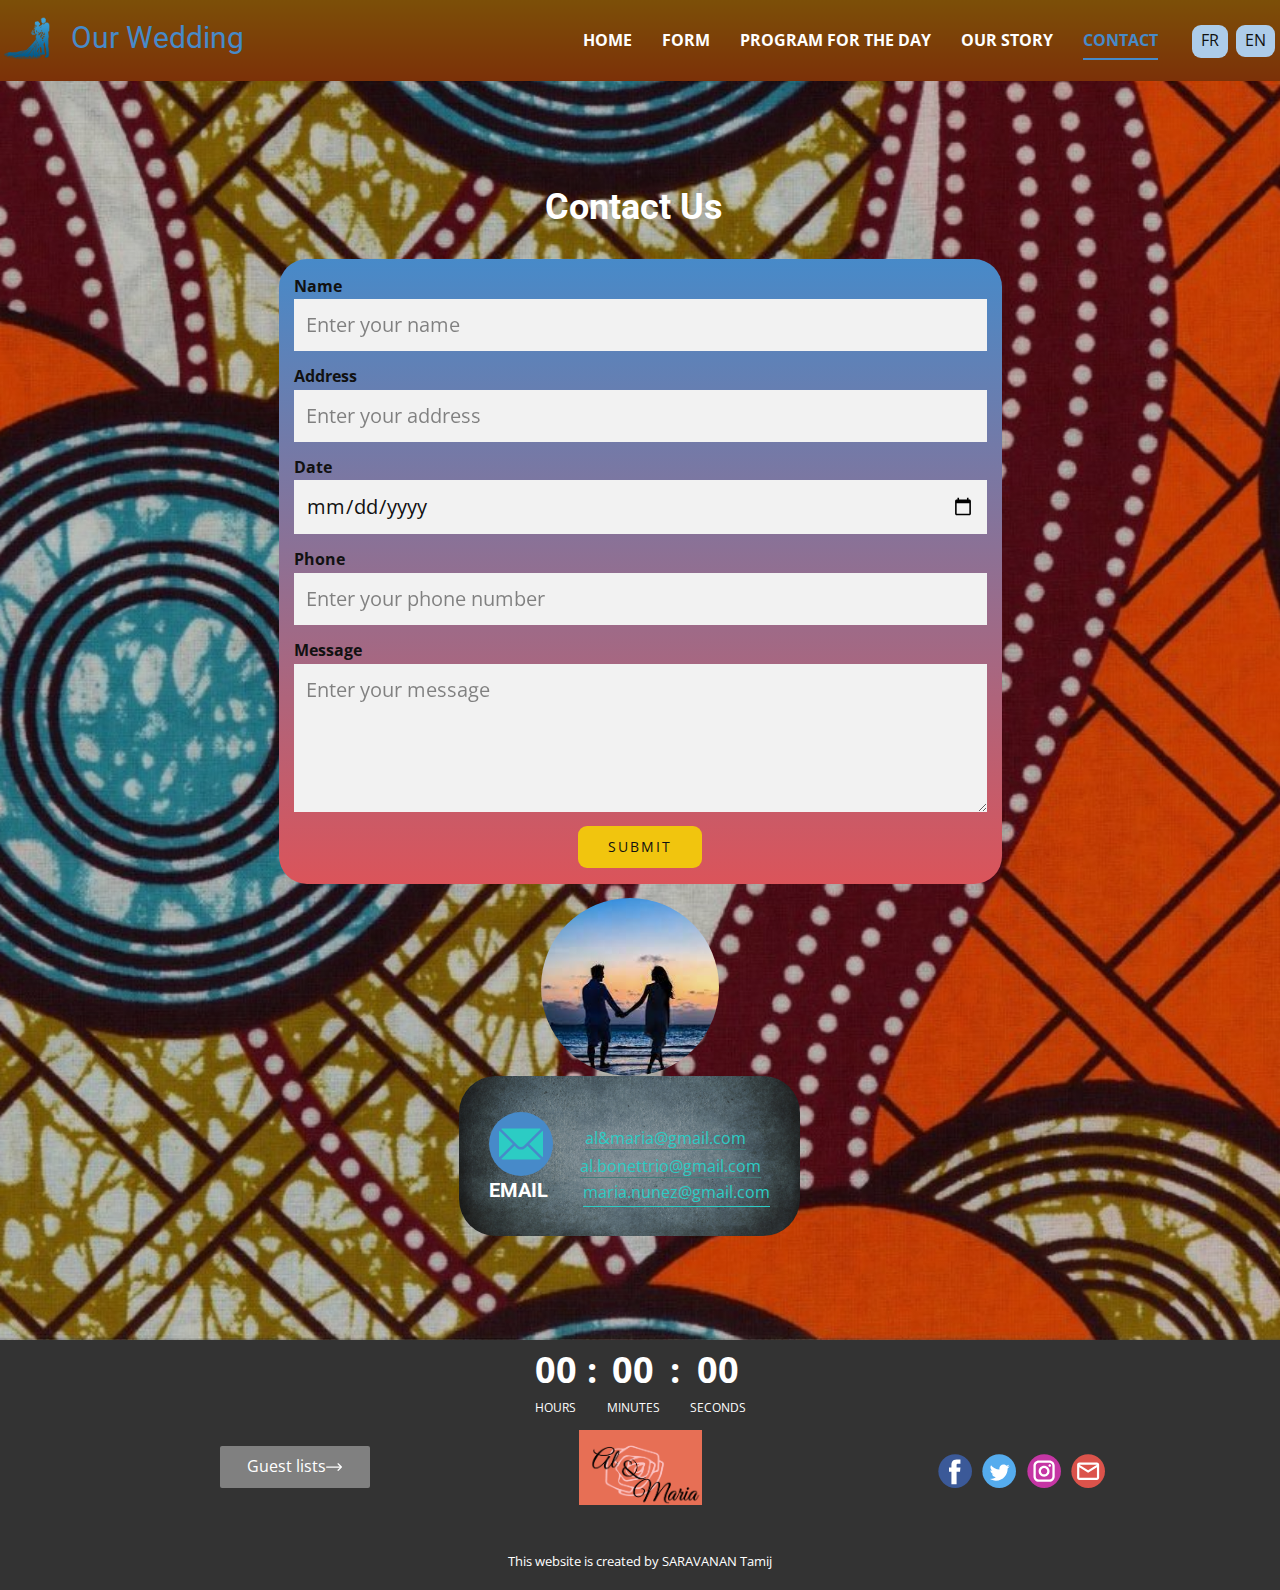
<file: Semestre 1/SAE 1.05 - Recueil de besoins - SARAVANAN Tamij/ContactEn.html>
<!DOCTYPE html>
<html style="font-size: 16px;">
  <head>
    <meta name="viewport" content="width=device-width, initial-scale=1.0">
    <meta charset="utf-8">
    <meta name="keywords" content="Contact Us">
    <meta name="description" content="">
    <meta name="page_type" content="np-template-header-footer-from-plugin">
    <title>Contact</title>
    <link rel="stylesheet" href="page.css" media="screen">
<link rel="stylesheet" href="ContactEn.css" media="screen">
    <script class="u-script" type="text/javascript" src="jquery.js" defer=""></script>
    <script class="u-script" type="text/javascript" src="page.js" defer=""></script>
    <meta name="generator" content="Nicepage 4.3.0, nicepage.com">
    <link id="u-theme-google-font" rel="stylesheet" href="https://fonts.googleapis.com/css?family=Roboto:100,100i,300,300i,400,400i,500,500i,700,700i,900,900i|Open+Sans:300,300i,400,400i,600,600i,700,700i,800,800i">
    
    
    <script type="application/ld+json">{
		"@context": "http://schema.org",
		"@type": "Organization",
		"name": "",
		"logo": "images/pngegg.png",
		"sameAs": [
				"https://facebook.com",
				"https://twitter.com",
				"https://instagram.com",
				"mailto:al&maria@gmail.com"
		]
}</script>
    <meta name="theme-color" content="#478ac9">
    <meta name="twitter:site" content="@">
    <meta name="twitter:card" content="summary_large_image">
    <meta name="twitter:title" content="Contact">
    <meta name="twitter:description" content="">
    <meta property="og:title" content="Contact">
    <meta property="og:type" content="website">
  </head>
  <body class="u-body"><header class="u-align-right u-clearfix u-gradient u-header u-valign-middle-lg u-header" id="sec-88ec"><div class="u-clearfix u-sheet u-sheet-1">
        <a href="Home.html" data-page-id="793000663" class="u-image u-logo u-image-1" data-image-width="505" data-image-height="503" title="Accueil">
          <img src="images/pngegg.png" class="u-logo-image u-logo-image-1">
        </a>
        <h3 class="u-headline u-hidden-xs u-text u-text-palette-1-base u-text-1">
          <a href="Home.html">Our Wedding</a>
        </h3>
        <nav class="u-align-left u-menu u-menu-dropdown u-offcanvas u-menu-1" data-responsive-from="MD">
          <div class="menu-collapse" style="font-size: 0.75rem; letter-spacing: 0px; font-weight: 700; text-transform: uppercase;">
            <a class="u-button-style u-custom-active-border-color u-custom-border u-custom-border-color u-custom-borders u-custom-color u-custom-hover-border-color u-custom-left-right-menu-spacing u-custom-padding-bottom u-custom-text-active-color u-custom-text-color u-custom-text-hover-color u-custom-top-bottom-menu-spacing u-nav-link u-text-palette-1-light-3" href="#" style="font-size: calc(1em + 8px);">
              <svg class="u-svg-link" preserveAspectRatio="xMidYMin slice" viewBox="0 0 302 302" style=""><use xmlns:xlink="http://www.w3.org/1999/xlink" xlink:href="#svg-8a8f"></use></svg>
              <svg xmlns="http://www.w3.org/2000/svg" xmlns:xlink="http://www.w3.org/1999/xlink" version="1.1" id="svg-8a8f" x="0px" y="0px" viewBox="0 0 302 302" style="enable-background:new 0 0 302 302;" xml:space="preserve" class="u-svg-content"><g><rect y="36" width="302" height="30"></rect><rect y="236" width="302" height="30"></rect><rect y="136" width="302" height="30"></rect>
</g><g></g><g></g><g></g><g></g><g></g><g></g><g></g><g></g><g></g><g></g><g></g><g></g><g></g><g></g><g></g></svg>
              <span> Menu</span>
            </a>
          </div>
          <div class="u-custom-menu u-nav-container">
            <ul class="u-nav u-spacing-30 u-unstyled u-nav-1"><li class="u-nav-item"><a class="u-border-2 u-border-active-palette-1-base u-border-hover-palette-1-base u-border-no-left u-border-no-right u-border-no-top u-button-style u-nav-link u-text-active-palette-1-base u-text-body-alt-color u-text-hover-palette-4-base" href="Home.html" style="padding: 10px 0px;">Home</a>
</li><li class="u-nav-item"><a class="u-border-2 u-border-active-palette-1-base u-border-hover-palette-1-base u-border-no-left u-border-no-right u-border-no-top u-button-style u-nav-link u-text-active-palette-1-base u-text-body-alt-color u-text-hover-palette-4-base" href="Form.html" style="padding: 10px 0px;">Form</a>
</li><li class="u-nav-item"><a class="u-border-2 u-border-active-palette-1-base u-border-hover-palette-1-base u-border-no-left u-border-no-right u-border-no-top u-button-style u-nav-link u-text-active-palette-1-base u-text-body-alt-color u-text-hover-palette-4-base" href="Program-for-the-day.html" style="padding: 10px 0px;">Program for the day</a>
</li><li class="u-nav-item"><a class="u-border-2 u-border-active-palette-1-base u-border-hover-palette-1-base u-border-no-left u-border-no-right u-border-no-top u-button-style u-nav-link u-text-active-palette-1-base u-text-body-alt-color u-text-hover-palette-4-base" href="Our-story.html" style="padding: 10px 0px;">Our story</a>
</li><li class="u-nav-item"><a class="u-border-2 u-border-active-palette-1-base u-border-hover-palette-1-base u-border-no-left u-border-no-right u-border-no-top u-button-style u-nav-link u-text-active-palette-1-base u-text-body-alt-color u-text-hover-palette-4-base" href="ContactEn.html" style="padding: 10px 0px;">Contact</a>
</li></ul>
          </div>
          <div class="u-custom-menu u-nav-container-collapse">
            <div class="u-align-center u-container-style u-custom-color-2 u-inner-container-layout u-opacity u-opacity-90 u-sidenav">
              <div class="u-inner-container-layout u-sidenav-overflow">
                <div class="u-menu-close"></div>
                <ul class="u-align-center u-nav u-popupmenu-items u-text-active-palette-4-base u-text-hover-palette-2-base u-unstyled u-nav-2"><li class="u-nav-item"><a class="u-button-style u-nav-link" href="Home.html" style="padding: 10px 0px;">Home</a>
</li><li class="u-nav-item"><a class="u-button-style u-nav-link" href="Form.html" style="padding: 10px 0px;">Form</a>
</li><li class="u-nav-item"><a class="u-button-style u-nav-link" href="Program-for-the-day.html" style="padding: 10px 0px;">Program for the day</a>
</li><li class="u-nav-item"><a class="u-button-style u-nav-link" href="Our-story.html" style="padding: 10px 0px;">Our story</a>
</li><li class="u-nav-item"><a class="u-button-style u-nav-link" href="ContactEn.html" style="padding: 10px 0px;">Contact</a>
</li></ul>
              </div>
            </div>
            <div class="u-menu-overlay u-opacity u-opacity-70 u-white"></div>
          </div>
        </nav>
        <a href="ContactEn.html" data-page-id="793000663" class="u-border-none u-btn u-btn-round u-button-style u-palette-1-light-2 u-radius-9 u-btn-1">EN</a>
        <a href="Contact.html" data-page-id="793000663" class="u-border-none u-btn u-btn-round u-button-style u-palette-1-light-2 u-radius-9 u-btn-2">FR</a>
      </div></header>
    <section class="u-align-center u-clearfix u-image u-shading u-section-1" src="" data-image-width="1920" data-image-height="1080" id="sec-c72f">
      <div class="u-align-left u-clearfix u-sheet u-sheet-1">
        <h2 class="u-text u-text-1">Contact Us</h2>
        <div class="u-form u-gradient u-radius-28 u-form-1">
          <form action="#" method="POST" class="u-clearfix u-form-spacing-13 u-form-vertical u-inner-form" style="padding: 15px;" source="contact7" name="form">
            <div class="u-form-group u-form-name">
              <label for="name-f18c" class="u-label u-label-1">Name</label>
              <input type="text" placeholder="Enter your name" id="name-f18c" name="name" class="u-grey-5 u-input u-input-rectangle u-input-1" required="">
            </div>
            <div class="u-form-email u-form-group">
              <label for="email-f18c" class="u-label u-label-2">Address</label>
              <input type="email" placeholder="Enter your address" id="email-f18c" name="email" class="u-grey-5 u-input u-input-rectangle u-input-2" required="">
            </div>
            <div class="u-form-date u-form-group u-form-group-3">
              <label for="date-33f9" class="u-label u-label-3">Date</label>
              <input type="date" placeholder="" id="date-33f9" name="date" class="u-grey-5 u-input u-input-rectangle u-input-3" required="">
            </div>
            <div class="u-form-group u-form-phone u-form-group-4">
              <label for="phone-cbff" class="u-label u-label-4" wfd-invisible="true">Phone</label>
              <input type="tel" pattern="\+?\d{0,2}[\s\(\-]?([0-9]{3})[\s\)\-]?([\s\-]?)([0-9]{3})[\s\-]?([0-9]{2})[\s\-]?([0-9]{2})" placeholder="Enter your phone number" id="phone-cbff" name="phone оо" class="u-grey-5 u-input u-input-rectangle u-input-4" required="">
            </div>
            <div class="u-form-group u-form-message u-form-group-5">
              <label for="message-1015" class="u-label u-label-5">Message</label>
              <textarea placeholder="Enter your message" rows="4" cols="50" id="message-1015" name="message-1" class="u-grey-5 u-input u-input-rectangle u-input-5" required=""></textarea>
            </div>
            <div class="u-align-center u-form-group u-form-submit">
              <a href="#" class="u-border-none u-btn u-btn-round u-btn-submit u-button-style u-palette-3-base u-radius-9 u-btn-1">Submit<br>
              </a>
              <input type="submit" value="submit" class="u-form-control-hidden" wfd-invisible="true">
            </div>
            <div class="u-form-send-message u-form-send-success" wfd-invisible="true"> Thank you! Your message has been sent. </div>
            <div class="u-form-send-error u-form-send-message" wfd-invisible="true"> Unable to send your message. Please fix errors then try again. </div>
            <input type="hidden" value="" name="recaptchaResponse" wfd-invisible="true">
          </form>
        </div>
        <div class="u-image u-image-circle u-preserve-proportions u-image-1" alt="" data-image-width="201" data-image-height="251"></div>
        <div class="u-container-style u-group u-image u-image-round u-radius-37 u-image-2" data-image-width="150" data-image-height="100">
          <div class="u-container-layout u-container-layout-1"><span class="u-icon u-icon-circle u-palette-1-base u-spacing-10 u-text-palette-4-dark-1 u-icon-1"><svg class="u-svg-link" preserveAspectRatio="xMidYMin slice" viewBox="0 0 512 512" style=""><use xmlns:xlink="http://www.w3.org/1999/xlink" xlink:href="#svg-9f82"></use></svg><svg class="u-svg-content" viewBox="0 0 512 512" x="0px" y="0px" id="svg-9f82" style="enable-background:new 0 0 512 512;"><g><g><path d="M507.49,101.721L352.211,256L507.49,410.279c2.807-5.867,4.51-12.353,4.51-19.279V121    C512,114.073,510.297,107.588,507.49,101.721z"></path>
</g>
</g><g><g><path d="M467,76H45c-6.927,0-13.412,1.703-19.279,4.51l198.463,197.463c17.548,17.548,46.084,17.548,63.632,0L486.279,80.51    C480.412,77.703,473.927,76,467,76z"></path>
</g>
</g><g><g><path d="M4.51,101.721C1.703,107.588,0,114.073,0,121v270c0,6.927,1.703,13.413,4.51,19.279L159.789,256L4.51,101.721z"></path>
</g>
</g><g><g><path d="M331,277.211l-21.973,21.973c-29.239,29.239-76.816,29.239-106.055,0L181,277.211L25.721,431.49    C31.588,434.297,38.073,436,45,436h422c6.927,0,13.412-1.703,19.279-4.51L331,277.211z"></path>
</g>
</g></svg></span>
            <p class="u-text u-text-2">
              <a href="mailto:hello@theme.com" class="u-active-none u-border-1 u-border-active-black u-border-hover-black u-border-palette-4-dark-2 u-btn u-button-link u-button-style u-hover-none u-none u-text-active-black u-text-hover-palette-2-base u-text-palette-4-dark-1 u-btn-2">al&amp;maria@gmail.com<br>
              </a>
            </p>
            <p class="u-text u-text-3">
              <a href="mailto:hello@theme.com" class="u-active-none u-border-1 u-border-active-black u-border-hover-black u-border-palette-4-dark-2 u-btn u-button-link u-button-style u-hover-none u-none u-text-active-black u-text-hover-palette-2-base u-text-palette-4-dark-1 u-btn-3"> al.bonettrio@gmail.com </a>
            </p>
            <h5 class="u-text u-text-body-alt-color u-text-4">Ema​il</h5>
            <a href="mailto:hello@theme.com" class="u-active-none u-border-1 u-border-active-black u-border-hover-black u-border-palette-4-dark-1 u-btn u-button-link u-button-style u-hover-none u-none u-text-active-black u-text-hover-palette-2-base u-text-palette-4-dark-1 u-btn-4"> maria.nunez@gmail.com </a>
          </div>
        </div>
      </div>
    </section>
    
    
    <footer class="u-clearfix u-footer u-grey-80" id="sec-cdf2"><div class="u-clearfix u-sheet u-sheet-1">
        <div class="u-countdown u-countdown-1" data-timer-id="fc0f" data-type="to-date" data-target-date="Sat, 12 Mar 2022 13:00:50 GMT" data-for="everyone" data-direction="down" data-time-left="750m" data-target-number="100" data-start-time="Fri Dec 31 2021 18:04:52 GMT+0100 (CET)" data-frequency="1s" data-after-count="none" data-redirect-url="https://">
          <div class="u-countdown-wrapper u-spacing-20">
            <div class="u-countdown-item u-countdown-years u-hidden u-spacing-10 u-countdown-item-1">
              <div class="u-countdown-counter u-countdown-counter-1"><div class="u-countdown-number">0</div><div class="u-countdown-number u-hidden">0</div></div>
              <div class="u-countdown-label u-countdown-label-1">Years</div>
            </div>
            <div class="u-countdown-separator u-hidden u-countdown-separator-1">:</div>
            <div class="u-countdown-days u-countdown-item u-spacing-10 u-countdown-item-2">
              <div class="u-countdown-counter u-countdown-counter-2"><div class="u-countdown-number">5</div><div class="u-countdown-number">1</div><div class="u-countdown-number u-hidden">0</div></div>
              <div class="u-countdown-label u-countdown-label-2">Days</div>
            </div>
            <div class="u-countdown-separator u-countdown-separator-2">:</div>
            <div class="u-countdown-hours u-countdown-item u-spacing-10 u-countdown-item-3">
              <div class="u-countdown-counter u-countdown-counter-3"><div class="u-countdown-number">1</div><div class="u-countdown-number">9</div></div>
              <div class="u-countdown-label u-countdown-label-3">Hours</div>
            </div>
            <div class="u-countdown-separator u-countdown-separator-3">:</div>
            <div class="u-countdown-item u-countdown-minutes u-spacing-10 u-countdown-item-4">
              <div class="u-countdown-counter u-countdown-counter-4"><div class="u-countdown-number">0</div><div class="u-countdown-number">9</div></div>
              <div class="u-countdown-label u-countdown-label-4">Minutes</div>
            </div>
            <div class="u-countdown-separator u-countdown-separator-4">:</div>
            <div class="u-countdown-item u-countdown-seconds u-spacing-10 u-countdown-item-5">
              <div class="u-countdown-counter u-countdown-counter-5"><div class="u-countdown-number">3</div><div class="u-countdown-number">6</div></div>
              <div class="u-countdown-label u-countdown-label-5">Seconds</div>
            </div>
            <div class="u-countdown-separator u-hidden u-countdown-separator-5">:</div>
            <div class="u-countdown-item u-countdown-numbers u-hidden u-spacing-10 u-countdown-item-6">
              <div class="u-countdown-counter u-countdown-counter-6"><div class="u-countdown-number">0</div><div class="u-countdown-number">0</div></div>
              <div class="u-countdown-label u-countdown-label-6">Items</div>
            </div>
          </div>
          <div class="u-countdown-message u-hidden">
            <p>Sorry, the time is up.</p>
          </div>
        </div>
        <a href="Home.html" data-page-id="793000663" class="u-image u-logo u-image-1" data-image-width="1100" data-image-height="668" title="Accueil">
          <img src="images/Capturedecran2021-12-29a18.46.27.png" class="u-logo-image u-logo-image-1">
        </a>
        <a href="guest.html" class="u-border-none u-btn u-btn-round u-button-style u-grey-50 u-hover-palette-1-base u-radius-2 u-btn-1">Guest lists<span class="u-icon u-text-white"><svg class="u-svg-content" viewBox="0 0 512 512" x="0px" y="0px" style="width: 1em; height: 1em;"><path d="M506.134,241.843c-0.006-0.006-0.011-0.013-0.018-0.019l-104.504-104c-7.829-7.791-20.492-7.762-28.285,0.068 c-7.792,7.829-7.762,20.492,0.067,28.284L443.558,236H20c-11.046,0-20,8.954-20,20c0,11.046,8.954,20,20,20h423.557 l-70.162,69.824c-7.829,7.792-7.859,20.455-0.067,28.284c7.793,7.831,20.457,7.858,28.285,0.068l104.504-104 c0.006-.006,0.011-.013,0.018-.019C513.968,262.339,513.943,249.635,506.134,241.843z"></path></svg><img></span>
        </a>
        <div class="u-social-icons u-spacing-10 u-social-icons-1">
          <a class="u-social-url" title="facebook" target="_blank" href="https://facebook.com"><span class="u-icon u-social-facebook u-social-icon u-icon-2"><svg class="u-svg-link" preserveAspectRatio="xMidYMin slice" viewBox="0 0 112 112" style=""><use xmlns:xlink="http://www.w3.org/1999/xlink" xlink:href="#svg-a511"></use></svg><svg class="u-svg-content" viewBox="0 0 112 112" x="0" y="0" id="svg-a511"><circle fill="currentColor" cx="56.1" cy="56.1" r="55"></circle><path fill="#FFFFFF" d="M73.5,31.6h-9.1c-1.4,0-3.6,0.8-3.6,3.9v8.5h12.6L72,58.3H60.8v40.8H43.9V58.3h-8V43.9h8v-9.2
            c0-6.7,3.1-17,17-17h12.5v13.9H73.5z"></path></svg></span>
          </a>
          <a class="u-social-url" title="twitter" target="_blank" href="https://twitter.com"><span class="u-icon u-social-icon u-social-twitter u-icon-3"><svg class="u-svg-link" preserveAspectRatio="xMidYMin slice" viewBox="0 0 112 112" style=""><use xmlns:xlink="http://www.w3.org/1999/xlink" xlink:href="#svg-7c62"></use></svg><svg class="u-svg-content" viewBox="0 0 112 112" x="0" y="0" id="svg-7c62"><circle fill="currentColor" class="st0" cx="56.1" cy="56.1" r="55"></circle><path fill="#FFFFFF" d="M83.8,47.3c0,0.6,0,1.2,0,1.7c0,17.7-13.5,38.2-38.2,38.2C38,87.2,31,85,25,81.2c1,0.1,2.1,0.2,3.2,0.2
            c6.3,0,12.1-2.1,16.7-5.7c-5.9-0.1-10.8-4-12.5-9.3c0.8,0.2,1.7,0.2,2.5,0.2c1.2,0,2.4-0.2,3.5-0.5c-6.1-1.2-10.8-6.7-10.8-13.1
            c0-0.1,0-0.1,0-0.2c1.8,1,3.9,1.6,6.1,1.7c-3.6-2.4-6-6.5-6-11.2c0-2.5,0.7-4.8,1.8-6.7c6.6,8.1,16.5,13.5,27.6,14
            c-0.2-1-0.3-2-0.3-3.1c0-7.4,6-13.4,13.4-13.4c3.9,0,7.3,1.6,9.8,4.2c3.1-0.6,5.9-1.7,8.5-3.3c-1,3.1-3.1,5.8-5.9,7.4
            c2.7-0.3,5.3-1,7.7-2.1C88.7,43,86.4,45.4,83.8,47.3z"></path></svg></span>
          </a>
          <a class="u-social-url" title="instagram" target="_blank" href="https://instagram.com"><span class="u-icon u-social-icon u-social-instagram u-icon-4"><svg class="u-svg-link" preserveAspectRatio="xMidYMin slice" viewBox="0 0 112 112" style=""><use xmlns:xlink="http://www.w3.org/1999/xlink" xlink:href="#svg-802d"></use></svg><svg class="u-svg-content" viewBox="0 0 112 112" x="0" y="0" id="svg-802d"><circle fill="currentColor" cx="56.1" cy="56.1" r="55"></circle><path fill="#FFFFFF" d="M55.9,38.2c-9.9,0-17.9,8-17.9,17.9C38,66,46,74,55.9,74c9.9,0,17.9-8,17.9-17.9C73.8,46.2,65.8,38.2,55.9,38.2
            z M55.9,66.4c-5.7,0-10.3-4.6-10.3-10.3c-0.1-5.7,4.6-10.3,10.3-10.3c5.7,0,10.3,4.6,10.3,10.3C66.2,61.8,61.6,66.4,55.9,66.4z"></path><path fill="#FFFFFF" d="M74.3,33.5c-2.3,0-4.2,1.9-4.2,4.2s1.9,4.2,4.2,4.2s4.2-1.9,4.2-4.2S76.6,33.5,74.3,33.5z"></path><path fill="#FFFFFF" d="M73.1,21.3H38.6c-9.7,0-17.5,7.9-17.5,17.5v34.5c0,9.7,7.9,17.6,17.5,17.6h34.5c9.7,0,17.5-7.9,17.5-17.5V38.8
            C90.6,29.1,82.7,21.3,73.1,21.3z M83,73.3c0,5.5-4.5,9.9-9.9,9.9H38.6c-5.5,0-9.9-4.5-9.9-9.9V38.8c0-5.5,4.5-9.9,9.9-9.9h34.5
            c5.5,0,9.9,4.5,9.9,9.9V73.3z"></path></svg></span>
          </a>
          <a class="u-social-url" target="_blank" data-type="Email" title="Email" href="mailto:al&amp;maria@gmail.com"><span class="u-icon u-social-email u-social-icon u-icon-5"><svg class="u-svg-link" preserveAspectRatio="xMidYMin slice" viewBox="0 0 112 112" style=""><use xmlns:xlink="http://www.w3.org/1999/xlink" xlink:href="#svg-6f9b"></use></svg><svg class="u-svg-content" viewBox="0 0 112 112" x="0" y="0" id="svg-6f9b"><circle fill="currentColor" cx="56.1" cy="56.1" r="55"></circle><path id="path3864" fill="#FFFFFF" d="M27.2,28h57.6c4,0,7.2,3.2,7.2,7.2l0,0v42.7c0,3.9-3.2,7.2-7.2,7.2l0,0H27.2
	c-4,0-7.2-3.2-7.2-7.2V35.2C20,31.1,23.2,28,27.2,28 M56,52.9l28.8-17.8H27.2L56,52.9 M27.2,77.7h57.6V43.5L56,61.3L27.2,43.5V77.7z
	"></path></svg></span>
          </a>
        </div>
      </div></footer>
              <section class="u-backlink u-clearfix u-grey-80">
        <span>This website is created by SARAVANAN Tamij</span>
    </section>
  </body>
</html>
</file>
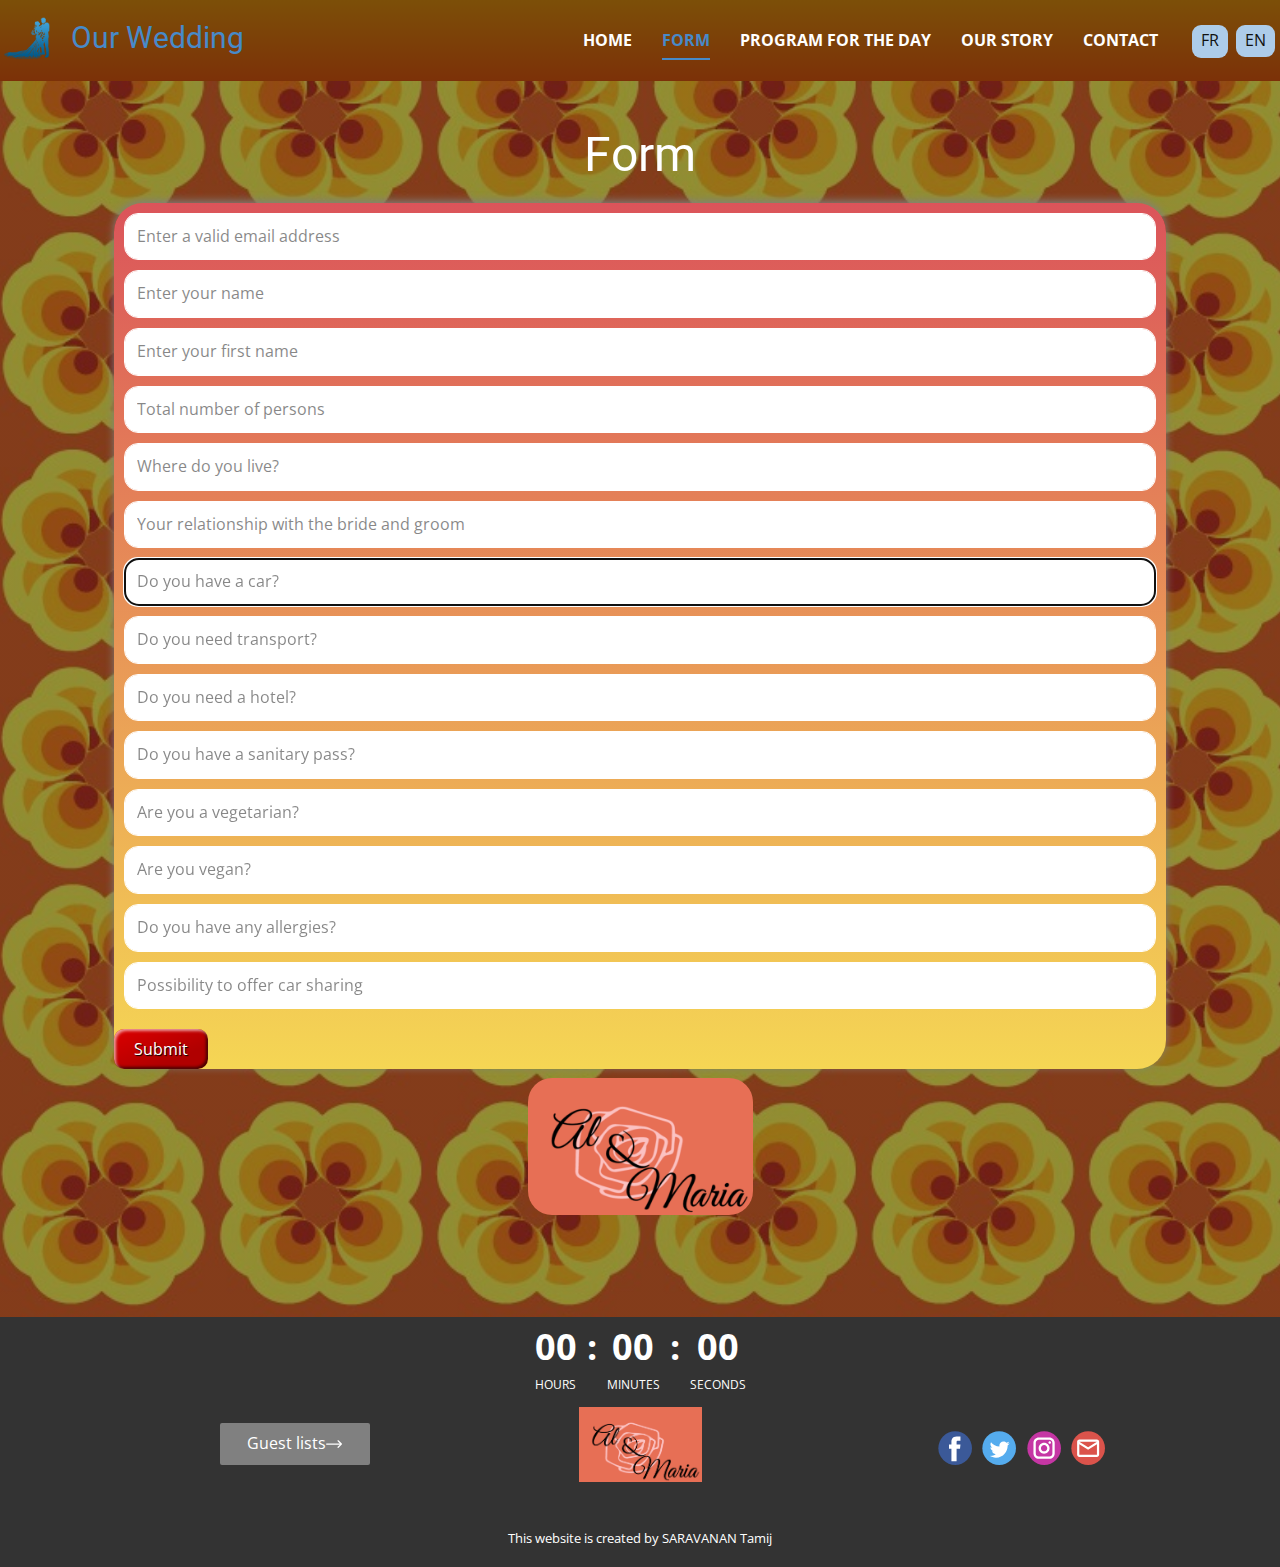
<file: Semestre 1/SAE 1.05 - Recueil de besoins - SARAVANAN Tamij/Form.html>
<!DOCTYPE html>
<html style="font-size: 16px;">
  <head>
    <meta name="viewport" content="width=device-width, initial-scale=1.0">
    <meta charset="utf-8">
    <meta name="keywords" content="Formulaire">
    <meta name="description" content="">
    <meta name="page_type" content="np-template-header-footer-from-plugin">
    <title>Form</title>
    <link rel="stylesheet" href="page.css" media="screen">
<link rel="stylesheet" href="Form.css" media="screen">
    <script class="u-script" type="text/javascript" src="jquery.js" defer=""></script>
    <script class="u-script" type="text/javascript" src="page.js" defer=""></script>
    <meta name="generator" content="Nicepage 4.3.0, nicepage.com">
    <link id="u-theme-google-font" rel="stylesheet" href="https://fonts.googleapis.com/css?family=Roboto:100,100i,300,300i,400,400i,500,500i,700,700i,900,900i|Open+Sans:300,300i,400,400i,600,600i,700,700i,800,800i">
    
    
    <script type="application/ld+json">{
		"@context": "http://schema.org",
		"@type": "Organization",
		"name": "",
		"logo": "images/pngegg.png",
		"sameAs": [
				"https://facebook.com",
				"https://twitter.com",
				"https://instagram.com",
				"mailto:al&maria@gmail.com"
		]
}</script>
    <meta name="theme-color" content="#478ac9">
    <meta name="twitter:site" content="@">
    <meta name="twitter:card" content="summary_large_image">
    <meta name="twitter:title" content="Form">
    <meta name="twitter:description" content="">
    <meta property="og:title" content="Form">
    <meta property="og:type" content="website">
  </head>
  <body class="u-body"><header class="u-align-right u-clearfix u-gradient u-header u-valign-middle-lg u-header" id="sec-88ec"><div class="u-clearfix u-sheet u-sheet-1">
        <a href="Home.html" data-page-id="793000663" class="u-image u-logo u-image-1" data-image-width="505" data-image-height="503" title="Accueil">
          <img src="images/pngegg.png" class="u-logo-image u-logo-image-1">
        </a>
        <h3 class="u-headline u-hidden-xs u-text u-text-palette-1-base u-text-1">
          <a href="Home.html">Our Wedding</a>
        </h3>
        <nav class="u-align-left u-menu u-menu-dropdown u-offcanvas u-menu-1" data-responsive-from="MD">
          <div class="menu-collapse" style="font-size: 0.75rem; letter-spacing: 0px; font-weight: 700; text-transform: uppercase;">
            <a class="u-button-style u-custom-active-border-color u-custom-border u-custom-border-color u-custom-borders u-custom-color u-custom-hover-border-color u-custom-left-right-menu-spacing u-custom-padding-bottom u-custom-text-active-color u-custom-text-color u-custom-text-hover-color u-custom-top-bottom-menu-spacing u-nav-link u-text-palette-1-light-3" href="#" style="font-size: calc(1em + 8px);">
              <svg class="u-svg-link" preserveAspectRatio="xMidYMin slice" viewBox="0 0 302 302" style=""><use xmlns:xlink="http://www.w3.org/1999/xlink" xlink:href="#svg-8a8f"></use></svg>
              <svg xmlns="http://www.w3.org/2000/svg" xmlns:xlink="http://www.w3.org/1999/xlink" version="1.1" id="svg-8a8f" x="0px" y="0px" viewBox="0 0 302 302" style="enable-background:new 0 0 302 302;" xml:space="preserve" class="u-svg-content"><g><rect y="36" width="302" height="30"></rect><rect y="236" width="302" height="30"></rect><rect y="136" width="302" height="30"></rect>
</g><g></g><g></g><g></g><g></g><g></g><g></g><g></g><g></g><g></g><g></g><g></g><g></g><g></g><g></g><g></g></svg>
              <span> Menu</span>
            </a>
          </div>
          <div class="u-custom-menu u-nav-container">
            <ul class="u-nav u-spacing-30 u-unstyled u-nav-1"><li class="u-nav-item"><a class="u-border-2 u-border-active-palette-1-base u-border-hover-palette-1-base u-border-no-left u-border-no-right u-border-no-top u-button-style u-nav-link u-text-active-palette-1-base u-text-body-alt-color u-text-hover-palette-4-base" href="Home.html" style="padding: 10px 0px;">Home</a>
</li><li class="u-nav-item"><a class="u-border-2 u-border-active-palette-1-base u-border-hover-palette-1-base u-border-no-left u-border-no-right u-border-no-top u-button-style u-nav-link u-text-active-palette-1-base u-text-body-alt-color u-text-hover-palette-4-base" href="Form.html" style="padding: 10px 0px;">Form</a>
</li><li class="u-nav-item"><a class="u-border-2 u-border-active-palette-1-base u-border-hover-palette-1-base u-border-no-left u-border-no-right u-border-no-top u-button-style u-nav-link u-text-active-palette-1-base u-text-body-alt-color u-text-hover-palette-4-base" href="Program-for-the-day.html" style="padding: 10px 0px;">Program for the day</a>
</li><li class="u-nav-item"><a class="u-border-2 u-border-active-palette-1-base u-border-hover-palette-1-base u-border-no-left u-border-no-right u-border-no-top u-button-style u-nav-link u-text-active-palette-1-base u-text-body-alt-color u-text-hover-palette-4-base" href="Our-story.html" style="padding: 10px 0px;">Our story</a>
</li><li class="u-nav-item"><a class="u-border-2 u-border-active-palette-1-base u-border-hover-palette-1-base u-border-no-left u-border-no-right u-border-no-top u-button-style u-nav-link u-text-active-palette-1-base u-text-body-alt-color u-text-hover-palette-4-base" href="ContactEn.html" style="padding: 10px 0px;">Contact</a>
</li></ul>
          </div>
          <div class="u-custom-menu u-nav-container-collapse">
            <div class="u-align-center u-container-style u-custom-color-2 u-inner-container-layout u-opacity u-opacity-90 u-sidenav">
              <div class="u-inner-container-layout u-sidenav-overflow">
                <div class="u-menu-close"></div>
                <ul class="u-align-center u-nav u-popupmenu-items u-text-active-palette-4-base u-text-hover-palette-2-base u-unstyled u-nav-2"><li class="u-nav-item"><a class="u-button-style u-nav-link" href="Home.html" style="padding: 10px 0px;">Home</a>
</li><li class="u-nav-item"><a class="u-button-style u-nav-link" href="Form.html" style="padding: 10px 0px;">Form</a>
</li><li class="u-nav-item"><a class="u-button-style u-nav-link" href="Program-for-the-day.html" style="padding: 10px 0px;">Program for the day</a>
</li><li class="u-nav-item"><a class="u-button-style u-nav-link" href="Our-story.html" style="padding: 10px 0px;">Our story</a>
</li><li class="u-nav-item"><a class="u-button-style u-nav-link" href="ContactEn.html" style="padding: 10px 0px;">Contact</a>
</li></ul>
              </div>
            </div>
            <div class="u-menu-overlay u-opacity u-opacity-70 u-white"></div>
          </div>
        </nav>
        <a href="Form.html" data-page-id="793000663" class="u-border-none u-btn u-btn-round u-button-style u-palette-1-light-2 u-radius-9 u-btn-1">EN</a>
        <a href="Formulaire.html" data-page-id="793000663" class="u-border-none u-btn u-btn-round u-button-style u-palette-1-light-2 u-radius-9 u-btn-2">FR</a>
      </div></header>
    <section class="u-align-center u-clearfix u-image u-shading u-section-1" src="" data-image-width="1024" data-image-height="768" id="sec-9032">
      <div class="u-align-left u-clearfix u-sheet u-sheet-1">
        <h1 class="u-text u-text-default u-text-1" data-animation-name="slideIn" data-animation-duration="1000" data-animation-direction="Down">Form</h1>
        <div class="u-form u-gradient u-radius-29 u-form-1">
          <form action="carte.html" method="POST" class="u-clearfix u-form-spacing-10 u-form-vertical u-inner-form" source="custom" name="form" style="padding: 10px;">
            <div class="u-form-email u-form-group">
              <label for="email-26fe" class="u-form-control-hidden u-label"></label>
              <input type="email" placeholder="Enter a valid email address" id="email-26fe" name="email" class="u-border-1 u-border-white u-input u-input-rectangle u-radius-14 u-white" required="">
            </div>
            <div class="u-form-group u-form-name">
              <label for="name-26fe" class="u-form-control-hidden u-label"></label>
              <input type="text" placeholder="Enter your name" id="name-26fe" name="name" class="u-border-1 u-border-white u-input u-input-rectangle u-radius-14 u-white" required="">
            </div>
            <div class="u-form-group u-form-group-3">
              <label for="text-8f74" class="u-form-control-hidden u-label"></label>
              <input type="text" placeholder="Enter your first name" id="text-8f74" name="text" class="u-border-1 u-border-white u-input u-input-rectangle u-radius-14 u-white">
            </div>
            <div class="u-form-group u-form-group-4">
              <label for="text-4580" class="u-form-control-hidden u-label"></label>
              <input type="text" placeholder="Total number of persons" id="text-4580" name="text-1" class="u-border-1 u-border-white u-input u-input-rectangle u-radius-14 u-white">
            </div>
            <div class="u-form-group u-form-group-5">
              <label for="text-828b" class="u-form-control-hidden u-label"></label>
              <input type="text" placeholder="Where do you live?" id="text-828b" name="text-2" class="u-border-1 u-border-white u-input u-input-rectangle u-radius-14 u-white">
            </div>
            <div class="u-form-group u-form-group-6">
              <label for="text-0b7b" class="u-form-control-hidden u-label"></label>
              <input type="text" placeholder="Your relationship with the bride and groom" id="text-0b7b" name="text-3" class="u-border-1 u-border-white u-input u-input-rectangle u-radius-14 u-white">
            </div>
            <div class="u-list u-list-1">
              <div class="u-repeater u-repeater-1"></div>
            </div>
            <div class="u-form-group u-form-group-7">
              <label for="text-5671" class="u-form-control-hidden u-label"></label>
              <input type="text" placeholder="Do you have a car?" id="text-5671" name="text-6" class="u-border-1 u-border-white u-input u-input-rectangle u-radius-14 u-white" required="required" autofocus="autofocus">
            </div>
            <div class="u-form-group u-form-group-8">
              <label for="text-9018" class="u-form-control-hidden u-label"></label>
              <input type="text" placeholder="Do you need transport?" id="text-9018" name="text-5" class="u-border-1 u-border-white u-input u-input-rectangle u-radius-14 u-white">
            </div>
            <div class="u-form-group u-form-group-9">
              <label for="text-c2e1" class="u-form-control-hidden u-label"></label>
              <input type="text" placeholder="Do you need a hotel?" id="text-c2e1" name="text-7" class="u-border-1 u-border-white u-input u-input-rectangle u-radius-14 u-white">
            </div>
            <div class="u-form-group u-form-group-10">
              <label for="text-2454" class="u-form-control-hidden u-label"></label>
              <input type="text" placeholder="Do you have a sanitary pass?" id="text-2454" name="text-4" class="u-border-1 u-border-white u-input u-input-rectangle u-radius-14 u-white">
            </div>
            <div class="u-form-group u-form-group-11">
              <label for="text-510c" class="u-form-control-hidden u-label"></label>
              <input type="text" placeholder="Are you a vegetarian?" id="text-510c" name="text-8" class="u-border-1 u-border-white u-input u-input-rectangle u-radius-14 u-white">
            </div>
            <div class="u-form-group u-form-group-12">
              <label for="text-0925" class="u-form-control-hidden u-label"></label>
              <input type="text" placeholder="Are you vegan?" id="text-0925" name="text-9" class="u-border-1 u-border-white u-input u-input-rectangle u-radius-14 u-white">
            </div>
            <div class="u-form-group u-form-group-13">
              <label for="text-ad55" class="u-form-control-hidden u-label"></label>
              <input type="text" placeholder="Do you have any allergies?" id="text-ad55" name="text-10" class="u-border-1 u-border-white u-input u-input-rectangle u-radius-14 u-white">
            </div>
            <div class="u-form-group u-form-group-14">
              <label for="text-971a" class="u-form-control-hidden u-label"></label>
              <input type="text" placeholder="Possibility to offer car sharing" id="text-971a" name="text-11" class="u-border-1 u-border-white u-input u-input-rectangle u-radius-14 u-white">
            </div>
          </form>
           <a href="En.pdf" target="_blank"><input type="submit" class="styled" value="Submit"></a>
        </div>
        <img class="u-image u-image-round u-radius-24 u-image-1" src="images/Capturedecran2021-12-29a18.46.27.png" alt="" data-image-width="1100" data-image-height="668">
      </div>
    </section>
    
    
    <footer class="u-clearfix u-footer u-grey-80" id="sec-cdf2"><div class="u-clearfix u-sheet u-sheet-1">
        <div class="u-countdown u-countdown-1" data-timer-id="fc0f" data-type="to-date" data-target-date="Sat, 12 Mar 2022 13:00:50 GMT" data-for="everyone" data-direction="down" data-time-left="750m" data-target-number="100" data-start-time="Fri Dec 31 2021 18:04:52 GMT+0100 (CET)" data-frequency="1s" data-after-count="none" data-redirect-url="https://">
          <div class="u-countdown-wrapper u-spacing-20">
            <div class="u-countdown-item u-countdown-years u-hidden u-spacing-10 u-countdown-item-1">
              <div class="u-countdown-counter u-countdown-counter-1"><div class="u-countdown-number">0</div><div class="u-countdown-number u-hidden">0</div></div>
              <div class="u-countdown-label u-countdown-label-1">Years</div>
            </div>
            <div class="u-countdown-separator u-hidden u-countdown-separator-1">:</div>
            <div class="u-countdown-days u-countdown-item u-spacing-10 u-countdown-item-2">
              <div class="u-countdown-counter u-countdown-counter-2"><div class="u-countdown-number">5</div><div class="u-countdown-number">1</div><div class="u-countdown-number u-hidden">0</div></div>
              <div class="u-countdown-label u-countdown-label-2">Days</div>
            </div>
            <div class="u-countdown-separator u-countdown-separator-2">:</div>
            <div class="u-countdown-hours u-countdown-item u-spacing-10 u-countdown-item-3">
              <div class="u-countdown-counter u-countdown-counter-3"><div class="u-countdown-number">1</div><div class="u-countdown-number">9</div></div>
              <div class="u-countdown-label u-countdown-label-3">Hours</div>
            </div>
            <div class="u-countdown-separator u-countdown-separator-3">:</div>
            <div class="u-countdown-item u-countdown-minutes u-spacing-10 u-countdown-item-4">
              <div class="u-countdown-counter u-countdown-counter-4"><div class="u-countdown-number">0</div><div class="u-countdown-number">9</div></div>
              <div class="u-countdown-label u-countdown-label-4">Minutes</div>
            </div>
            <div class="u-countdown-separator u-countdown-separator-4">:</div>
            <div class="u-countdown-item u-countdown-seconds u-spacing-10 u-countdown-item-5">
              <div class="u-countdown-counter u-countdown-counter-5"><div class="u-countdown-number">3</div><div class="u-countdown-number">6</div></div>
              <div class="u-countdown-label u-countdown-label-5">Seconds</div>
            </div>
            <div class="u-countdown-separator u-hidden u-countdown-separator-5">:</div>
            <div class="u-countdown-item u-countdown-numbers u-hidden u-spacing-10 u-countdown-item-6">
              <div class="u-countdown-counter u-countdown-counter-6"><div class="u-countdown-number">0</div><div class="u-countdown-number">0</div></div>
              <div class="u-countdown-label u-countdown-label-6">Items</div>
            </div>
          </div>
          <div class="u-countdown-message u-hidden">
            <p>Sorry, the time is up.</p>
          </div>
        </div>
        <a href="Home.html" data-page-id="793000663" class="u-image u-logo u-image-1" data-image-width="1100" data-image-height="668" title="Accueil">
          <img src="images/Capturedecran2021-12-29a18.46.27.png" class="u-logo-image u-logo-image-1">
        </a>
        <a href="guest.html" class="u-border-none u-btn u-btn-round u-button-style u-grey-50 u-hover-palette-1-base u-radius-2 u-btn-1">Guest lists<span class="u-icon u-text-white"><svg class="u-svg-content" viewBox="0 0 512 512" x="0px" y="0px" style="width: 1em; height: 1em;"><path d="M506.134,241.843c-0.006-0.006-0.011-0.013-0.018-0.019l-104.504-104c-7.829-7.791-20.492-7.762-28.285,0.068 c-7.792,7.829-7.762,20.492,0.067,28.284L443.558,236H20c-11.046,0-20,8.954-20,20c0,11.046,8.954,20,20,20h423.557 l-70.162,69.824c-7.829,7.792-7.859,20.455-0.067,28.284c7.793,7.831,20.457,7.858,28.285,0.068l104.504-104 c0.006-.006,0.011-.013,0.018-.019C513.968,262.339,513.943,249.635,506.134,241.843z"></path></svg><img></span>
        </a>
        <div class="u-social-icons u-spacing-10 u-social-icons-1">
          <a class="u-social-url" title="facebook" target="_blank" href="https://facebook.com"><span class="u-icon u-social-facebook u-social-icon u-icon-2"><svg class="u-svg-link" preserveAspectRatio="xMidYMin slice" viewBox="0 0 112 112" style=""><use xmlns:xlink="http://www.w3.org/1999/xlink" xlink:href="#svg-a511"></use></svg><svg class="u-svg-content" viewBox="0 0 112 112" x="0" y="0" id="svg-a511"><circle fill="currentColor" cx="56.1" cy="56.1" r="55"></circle><path fill="#FFFFFF" d="M73.5,31.6h-9.1c-1.4,0-3.6,0.8-3.6,3.9v8.5h12.6L72,58.3H60.8v40.8H43.9V58.3h-8V43.9h8v-9.2
            c0-6.7,3.1-17,17-17h12.5v13.9H73.5z"></path></svg></span>
          </a>
          <a class="u-social-url" title="twitter" target="_blank" href="https://twitter.com"><span class="u-icon u-social-icon u-social-twitter u-icon-3"><svg class="u-svg-link" preserveAspectRatio="xMidYMin slice" viewBox="0 0 112 112" style=""><use xmlns:xlink="http://www.w3.org/1999/xlink" xlink:href="#svg-7c62"></use></svg><svg class="u-svg-content" viewBox="0 0 112 112" x="0" y="0" id="svg-7c62"><circle fill="currentColor" class="st0" cx="56.1" cy="56.1" r="55"></circle><path fill="#FFFFFF" d="M83.8,47.3c0,0.6,0,1.2,0,1.7c0,17.7-13.5,38.2-38.2,38.2C38,87.2,31,85,25,81.2c1,0.1,2.1,0.2,3.2,0.2
            c6.3,0,12.1-2.1,16.7-5.7c-5.9-0.1-10.8-4-12.5-9.3c0.8,0.2,1.7,0.2,2.5,0.2c1.2,0,2.4-0.2,3.5-0.5c-6.1-1.2-10.8-6.7-10.8-13.1
            c0-0.1,0-0.1,0-0.2c1.8,1,3.9,1.6,6.1,1.7c-3.6-2.4-6-6.5-6-11.2c0-2.5,0.7-4.8,1.8-6.7c6.6,8.1,16.5,13.5,27.6,14
            c-0.2-1-0.3-2-0.3-3.1c0-7.4,6-13.4,13.4-13.4c3.9,0,7.3,1.6,9.8,4.2c3.1-0.6,5.9-1.7,8.5-3.3c-1,3.1-3.1,5.8-5.9,7.4
            c2.7-0.3,5.3-1,7.7-2.1C88.7,43,86.4,45.4,83.8,47.3z"></path></svg></span>
          </a>
          <a class="u-social-url" title="instagram" target="_blank" href="https://instagram.com"><span class="u-icon u-social-icon u-social-instagram u-icon-4"><svg class="u-svg-link" preserveAspectRatio="xMidYMin slice" viewBox="0 0 112 112" style=""><use xmlns:xlink="http://www.w3.org/1999/xlink" xlink:href="#svg-802d"></use></svg><svg class="u-svg-content" viewBox="0 0 112 112" x="0" y="0" id="svg-802d"><circle fill="currentColor" cx="56.1" cy="56.1" r="55"></circle><path fill="#FFFFFF" d="M55.9,38.2c-9.9,0-17.9,8-17.9,17.9C38,66,46,74,55.9,74c9.9,0,17.9-8,17.9-17.9C73.8,46.2,65.8,38.2,55.9,38.2
            z M55.9,66.4c-5.7,0-10.3-4.6-10.3-10.3c-0.1-5.7,4.6-10.3,10.3-10.3c5.7,0,10.3,4.6,10.3,10.3C66.2,61.8,61.6,66.4,55.9,66.4z"></path><path fill="#FFFFFF" d="M74.3,33.5c-2.3,0-4.2,1.9-4.2,4.2s1.9,4.2,4.2,4.2s4.2-1.9,4.2-4.2S76.6,33.5,74.3,33.5z"></path><path fill="#FFFFFF" d="M73.1,21.3H38.6c-9.7,0-17.5,7.9-17.5,17.5v34.5c0,9.7,7.9,17.6,17.5,17.6h34.5c9.7,0,17.5-7.9,17.5-17.5V38.8
            C90.6,29.1,82.7,21.3,73.1,21.3z M83,73.3c0,5.5-4.5,9.9-9.9,9.9H38.6c-5.5,0-9.9-4.5-9.9-9.9V38.8c0-5.5,4.5-9.9,9.9-9.9h34.5
            c5.5,0,9.9,4.5,9.9,9.9V73.3z"></path></svg></span>
          </a>
          <a class="u-social-url" target="_blank" data-type="Email" title="Email" href="mailto:al&amp;maria@gmail.com"><span class="u-icon u-social-email u-social-icon u-icon-5"><svg class="u-svg-link" preserveAspectRatio="xMidYMin slice" viewBox="0 0 112 112" style=""><use xmlns:xlink="http://www.w3.org/1999/xlink" xlink:href="#svg-6f9b"></use></svg><svg class="u-svg-content" viewBox="0 0 112 112" x="0" y="0" id="svg-6f9b"><circle fill="currentColor" cx="56.1" cy="56.1" r="55"></circle><path id="path3864" fill="#FFFFFF" d="M27.2,28h57.6c4,0,7.2,3.2,7.2,7.2l0,0v42.7c0,3.9-3.2,7.2-7.2,7.2l0,0H27.2
	c-4,0-7.2-3.2-7.2-7.2V35.2C20,31.1,23.2,28,27.2,28 M56,52.9l28.8-17.8H27.2L56,52.9 M27.2,77.7h57.6V43.5L56,61.3L27.2,43.5V77.7z
	"></path></svg></span>
          </a>
        </div>
      </div></footer>
          <section class="u-backlink u-clearfix u-grey-80">
        <span>This website is created by SARAVANAN Tamij</span>
    </section>
  </body>
</html>
</file>
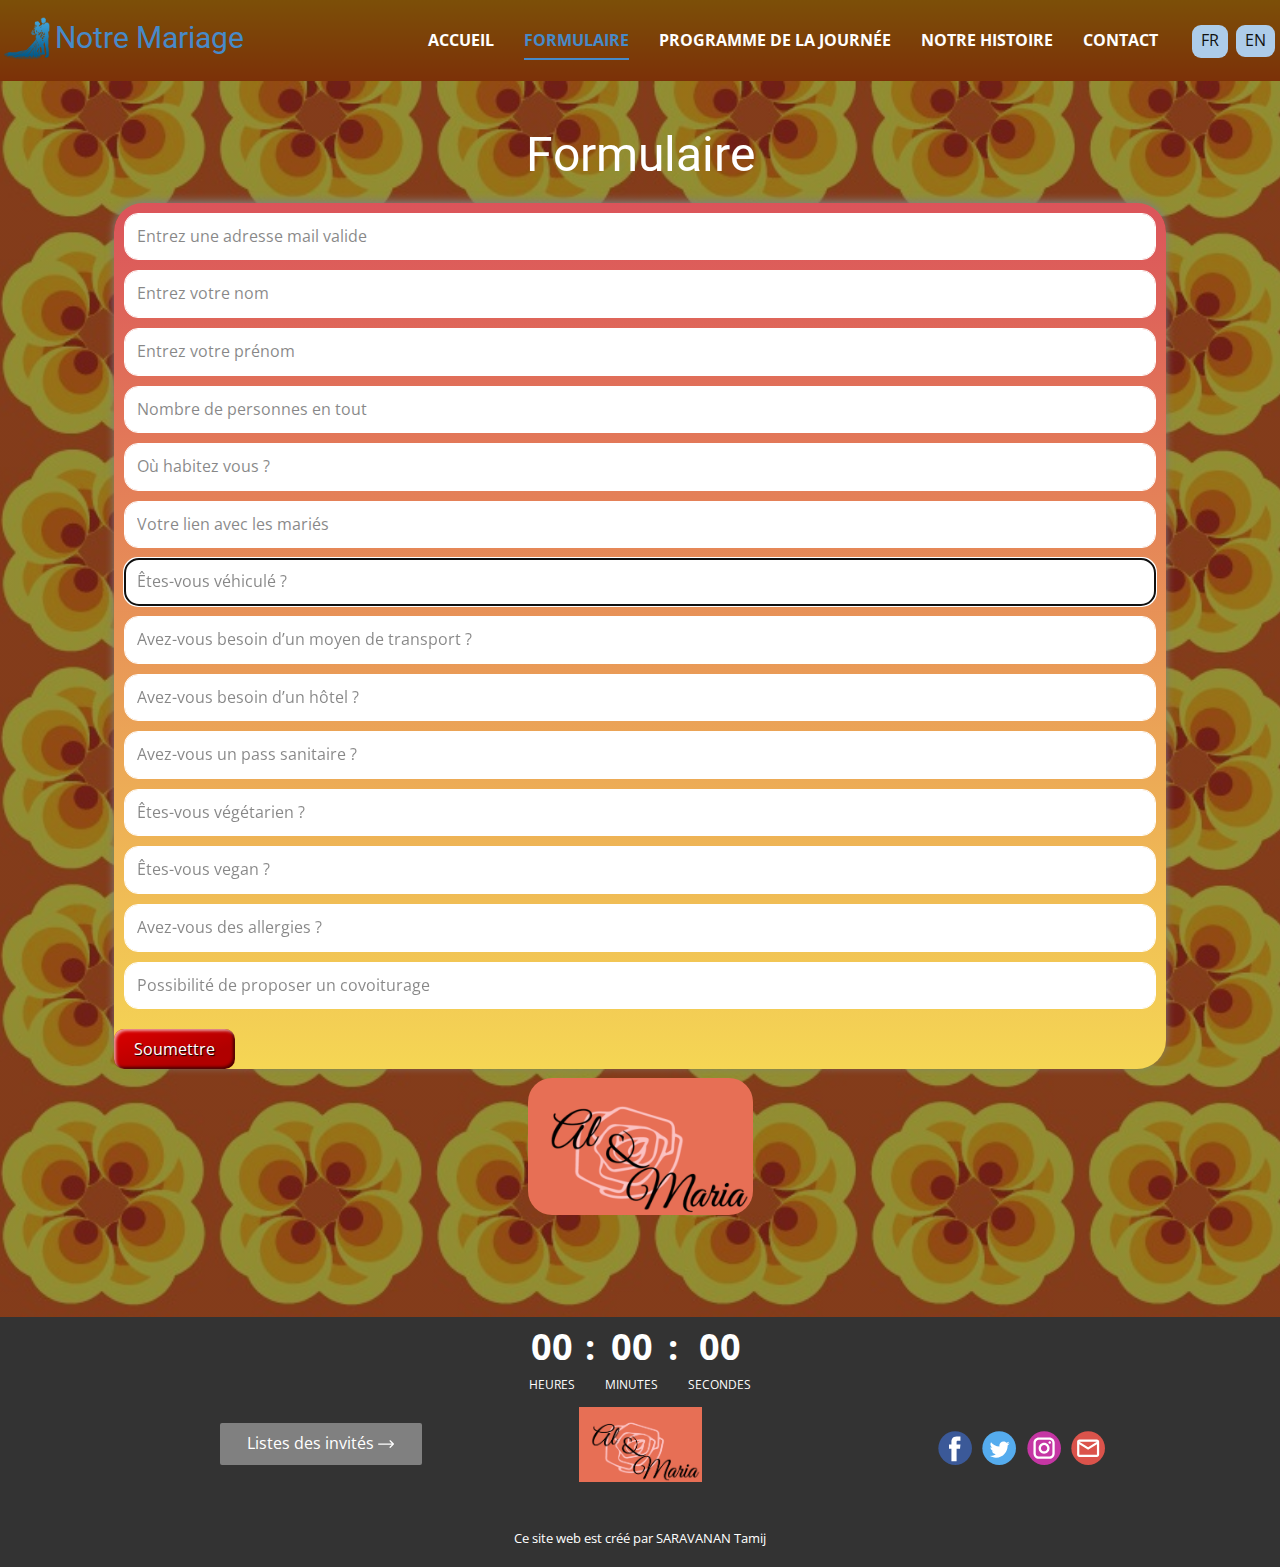
<file: Semestre 1/SAE 1.05 - Recueil de besoins - SARAVANAN Tamij/Formulaire.html>
<!DOCTYPE html>
<html style="font-size: 16px;">
  <head>
    <meta name="viewport" content="width=device-width, initial-scale=1.0">
    <meta charset="utf-8">
    <meta name="keywords" content="Formulaire">
    <meta name="description" content="">
    <meta name="page_type" content="np-template-header-footer-from-plugin">
    <title>Formulaire</title>
    <link rel="stylesheet" href="page.css" media="screen">
<link rel="stylesheet" href="Formulaire.css" media="screen">
    <script class="u-script" type="text/javascript" src="jquery.js" defer=""></script>
    <script class="u-script" type="text/javascript" src="page.js" defer=""></script>
    <meta name="generator" content="Nicepage 4.3.0, nicepage.com">
    <link id="u-theme-google-font" rel="stylesheet" href="https://fonts.googleapis.com/css?family=Roboto:100,100i,300,300i,400,400i,500,500i,700,700i,900,900i|Open+Sans:300,300i,400,400i,600,600i,700,700i,800,800i">
    
    
    <script type="application/ld+json">{
		"@context": "http://schema.org",
		"@type": "Organization",
		"name": "",
		"logo": "images/pngegg.png",
		"sameAs": [
				"https://facebook.com",
				"https://twitter.com",
				"https://instagram.com",
				"mailto:al&maria@gmail.com"
		]
}</script>
    <meta name="theme-color" content="#478ac9">
    <meta name="twitter:site" content="@">
    <meta name="twitter:card" content="summary_large_image">
    <meta name="twitter:title" content="Formulaire">
    <meta name="twitter:description" content="">
    <meta property="og:title" content="Formulaire">
    <meta property="og:type" content="website">
  </head>
  <body class="u-body"><header class="u-align-right u-clearfix u-gradient u-header u-valign-middle-lg u-header" id="sec-88ec"><div class="u-clearfix u-sheet u-sheet-1">
        <a href="Accueil-.html" data-page-id="793000663" class="u-image u-logo u-image-1" data-image-width="505" data-image-height="503" title="Accueil">
          <img src="images/pngegg.png" class="u-logo-image u-logo-image-1">
        </a>
        <h3 class="u-headline u-hidden-xs u-text u-text-palette-1-base u-text-1">
          <a href="Accueil-.html">Notre Mariage</a>
        </h3>
        <nav class="u-align-left u-menu u-menu-dropdown u-offcanvas u-menu-1" data-responsive-from="MD">
          <div class="menu-collapse" style="font-size: 0.75rem; letter-spacing: 0px; font-weight: 700; text-transform: uppercase;">
            <a class="u-button-style u-custom-active-border-color u-custom-border u-custom-border-color u-custom-borders u-custom-color u-custom-hover-border-color u-custom-left-right-menu-spacing u-custom-padding-bottom u-custom-text-active-color u-custom-text-color u-custom-text-hover-color u-custom-top-bottom-menu-spacing u-nav-link u-text-palette-1-light-3" href="#" style="font-size: calc(1em + 8px);">
              <svg class="u-svg-link" preserveAspectRatio="xMidYMin slice" viewBox="0 0 302 302" style=""><use xmlns:xlink="http://www.w3.org/1999/xlink" xlink:href="#svg-8a8f"></use></svg>
              <svg xmlns="http://www.w3.org/2000/svg" xmlns:xlink="http://www.w3.org/1999/xlink" version="1.1" id="svg-8a8f" x="0px" y="0px" viewBox="0 0 302 302" style="enable-background:new 0 0 302 302;" xml:space="preserve" class="u-svg-content"><g><rect y="36" width="302" height="30"></rect><rect y="236" width="302" height="30"></rect><rect y="136" width="302" height="30"></rect>
</g><g></g><g></g><g></g><g></g><g></g><g></g><g></g><g></g><g></g><g></g><g></g><g></g><g></g><g></g><g></g></svg>
              <span> Menu</span>
            </a>
          </div>
          <div class="u-custom-menu u-nav-container">
            <ul class="u-nav u-spacing-30 u-unstyled u-nav-1"><li class="u-nav-item"><a class="u-border-2 u-border-active-palette-1-base u-border-hover-palette-1-base u-border-no-left u-border-no-right u-border-no-top u-button-style u-nav-link u-text-active-palette-1-base u-text-body-alt-color u-text-hover-palette-4-base" href="Accueil-.html" style="padding: 10px 0px;">Accueil </a>
</li><li class="u-nav-item"><a class="u-border-2 u-border-active-palette-1-base u-border-hover-palette-1-base u-border-no-left u-border-no-right u-border-no-top u-button-style u-nav-link u-text-active-palette-1-base u-text-body-alt-color u-text-hover-palette-4-base" href="Formulaire.html" style="padding: 10px 0px;">Formulaire</a>
</li><li class="u-nav-item"><a class="u-border-2 u-border-active-palette-1-base u-border-hover-palette-1-base u-border-no-left u-border-no-right u-border-no-top u-button-style u-nav-link u-text-active-palette-1-base u-text-body-alt-color u-text-hover-palette-4-base" href="Programme.html" style="padding: 10px 0px;">Programme de la journée</a>
</li><li class="u-nav-item"><a class="u-border-2 u-border-active-palette-1-base u-border-hover-palette-1-base u-border-no-left u-border-no-right u-border-no-top u-button-style u-nav-link u-text-active-palette-1-base u-text-body-alt-color u-text-hover-palette-4-base" href="Notre-Histoire.html" style="padding: 10px 0px;">Notre Histoire</a>
</li><li class="u-nav-item"><a class="u-border-2 u-border-active-palette-1-base u-border-hover-palette-1-base u-border-no-left u-border-no-right u-border-no-top u-button-style u-nav-link u-text-active-palette-1-base u-text-body-alt-color u-text-hover-palette-4-base" href="Contact.html" style="padding: 10px 0px;">Contact</a>
</li></ul>
          </div>
          <div class="u-custom-menu u-nav-container-collapse">
            <div class="u-align-center u-container-style u-custom-color-2 u-inner-container-layout u-opacity u-opacity-90 u-sidenav">
              <div class="u-inner-container-layout u-sidenav-overflow">
                <div class="u-menu-close"></div>
                <ul class="u-align-center u-nav u-popupmenu-items u-text-active-palette-4-base u-text-hover-palette-2-base u-unstyled u-nav-2"><li class="u-nav-item"><a class="u-button-style u-nav-link" href="Accueil-.html" style="padding: 10px 0px;">Accueil </a>
</li><li class="u-nav-item"><a class="u-button-style u-nav-link" href="Formulaire.html" style="padding: 10px 0px;">Formulaire</a>
</li><li class="u-nav-item"><a class="u-button-style u-nav-link" href="Programme.html" style="padding: 10px 0px;">Programme de la journée</a>
</li><li class="u-nav-item"><a class="u-button-style u-nav-link" href="Notre-Histoire.html" style="padding: 10px 0px;">Notre Histoire</a>
</li><li class="u-nav-item"><a class="u-button-style u-nav-link" href="Contact.html" style="padding: 10px 0px;">Contact</a>
</li></ul>
              </div>
            </div>
            <div class="u-menu-overlay u-opacity u-opacity-70 u-white"></div>
          </div>
        </nav>
        <a href="Form.html" data-page-id="793000663" class="u-border-none u-btn u-btn-round u-button-style u-palette-1-light-2 u-radius-9 u-btn-1">EN</a>
        <a href="Formulaire.html" data-page-id="793000663" class="u-border-none u-btn u-btn-round u-button-style u-palette-1-light-2 u-radius-9 u-btn-2">FR</a>
      </div></header>
    <section class="u-align-center u-clearfix u-image u-shading u-section-1" src="" data-image-width="1024" data-image-height="768" id="sec-9032">
      <div class="u-align-left u-clearfix u-sheet u-sheet-1">
        <h1 class="u-text u-text-default u-text-1" data-animation-name="slideIn" data-animation-duration="1000" data-animation-direction="Down">Formulaire</h1>
        <div class="u-form u-gradient u-radius-29 u-form-1">
          <form  action="Accueil-.html" method="POST" target="_BLANK"class="u-clearfix u-form-spacing-10 u-form-vertical u-inner-form" source="custom" name="form" style="padding: 10px;">
            <div class="u-form-email u-form-group">
              <label for="email-26fe" class="u-form-control-hidden u-label"></label>
              <input type="email" placeholder="Entrez une adresse mail valide" id="email-26fe" name="email" class="u-border-1 u-border-white u-input u-input-rectangle u-radius-14 u-white" required="">
            </div>
            <div class="u-form-group u-form-name">
              <label for="name-26fe" class="u-form-control-hidden u-label"></label>
              <input type="text" placeholder="Entrez votre nom" id="name-26fe" name="name" class="u-border-1 u-border-white u-input u-input-rectangle u-radius-14 u-white" required="">
            </div>
            <div class="u-form-group u-form-group-3">
              <label for="text-8f74" class="u-form-control-hidden u-label"></label>
              <input type="text" placeholder="Entrez votre prénom" id="text-8f74" name="text" class="u-border-1 u-border-white u-input u-input-rectangle u-radius-14 u-white">
            </div>
            <div class="u-form-group u-form-group-4">
              <label for="text-4580" class="u-form-control-hidden u-label"></label>
              <input type="text" placeholder="Nombre de personnes en tout" id="text-4580" name="text-1" class="u-border-1 u-border-white u-input u-input-rectangle u-radius-14 u-white">
            </div>
            <div class="u-form-group u-form-group-5">
              <label for="text-828b" class="u-form-control-hidden u-label"></label>
              <input type="text" placeholder="Où habitez vous ?" id="text-828b" name="text-2" class="u-border-1 u-border-white u-input u-input-rectangle u-radius-14 u-white">
            </div>
            <div class="u-form-group u-form-group-6">
              <label for="text-0b7b" class="u-form-control-hidden u-label"></label>
              <input type="text" placeholder="Votre lien avec les mariés" id="text-0b7b" name="text-3" class="u-border-1 u-border-white u-input u-input-rectangle u-radius-14 u-white">
            </div>
            <div class="u-list u-list-1">
              <div class="u-repeater u-repeater-1"></div>
            </div>
            <div class="u-form-group u-form-group-7">
              <label for="text-5671" class="u-form-control-hidden u-label"></label>
              <input type="text" placeholder="Êtes-vous véhiculé&nbsp;?" id="text-5671" name="text-6" class="u-border-1 u-border-white u-input u-input-rectangle u-radius-14 u-white" required="required" autofocus="autofocus">
            </div>
            <div class="u-form-group u-form-group-8">
              <label for="text-9018" class="u-form-control-hidden u-label"></label>
              <input type="text" placeholder="Avez-vous besoin d’un moyen de transport ?" id="text-9018" name="text-5" class="u-border-1 u-border-white u-input u-input-rectangle u-radius-14 u-white">
            </div>
            <div class="u-form-group u-form-group-9">
              <label for="text-c2e1" class="u-form-control-hidden u-label"></label>
              <input type="text" placeholder="Avez-vous besoin d’un hôtel ?" id="text-c2e1" name="text-7" class="u-border-1 u-border-white u-input u-input-rectangle u-radius-14 u-white">
            </div>
            <div class="u-form-group u-form-group-10">
              <label for="text-2454" class="u-form-control-hidden u-label"></label>
              <input type="text" placeholder="Avez-vous un pass sanitaire ?" id="text-2454" name="text-4" class="u-border-1 u-border-white u-input u-input-rectangle u-radius-14 u-white">
            </div>
            <div class="u-form-group u-form-group-11">
              <label for="text-510c" class="u-form-control-hidden u-label"></label>
              <input type="text" placeholder="Êtes-vous végétarien ?" id="text-510c" name="text-8" class="u-border-1 u-border-white u-input u-input-rectangle u-radius-14 u-white">
            </div>
            <div class="u-form-group u-form-group-12">
              <label for="text-0925" class="u-form-control-hidden u-label"></label>
              <input type="text" placeholder="Êtes-vous vegan&nbsp;?" id="text-0925" name="text-9" class="u-border-1 u-border-white u-input u-input-rectangle u-radius-14 u-white">
            </div>
            <div class="u-form-group u-form-group-13">
              <label for="text-ad55" class="u-form-control-hidden u-label"></label>
              <input type="text" placeholder="Avez-vous des allergies ?" id="text-ad55" name="text-10" class="u-border-1 u-border-white u-input u-input-rectangle u-radius-14 u-white">
            </div>
            <div class="u-form-group u-form-group-14">
              <label for="text-971a" class="u-form-control-hidden u-label"></label>
              <input type="text" placeholder="Possibilité de proposer un covoiturage" id="text-971a" name="text-11" class="u-border-1 u-border-white u-input u-input-rectangle u-radius-14 u-white">
            </div>
          </form>
          <a href="Fr.pdf" target="_blank"><input type="submit" class="styled" value="Soumettre"></a>
        </div>
        <img class="u-image u-image-round u-radius-24 u-image-1" src="images/Capturedecran2021-12-29a18.46.27.png" alt="" data-image-width="1100" data-image-height="668">
      </div>
    </section>
    
    
    <footer class="u-clearfix u-footer u-grey-80" id="sec-cdf2"><div class="u-clearfix u-sheet u-sheet-1">
        <div class="u-countdown u-countdown-1" data-timer-id="fc0f" data-type="to-date" data-target-date="Sat, 12 Mar 2022 13:00:50 GMT" data-for="everyone" data-direction="down" data-time-left="750m" data-target-number="100" data-start-time="Fri Dec 31 2021 18:04:52 GMT+0100 (CET)" data-frequency="1s" data-after-count="none" data-redirect-url="https://">
          <div class="u-countdown-wrapper u-spacing-20">
            <div class="u-countdown-item u-countdown-years u-hidden u-spacing-10 u-countdown-item-1">
              <div class="u-countdown-counter u-countdown-counter-1"><div class="u-countdown-number">0</div><div class="u-countdown-number u-hidden">0</div></div>
              <div class="u-countdown-label u-countdown-label-1">Years</div>
            </div>
            <div class="u-countdown-separator u-hidden u-countdown-separator-1">:</div>
            <div class="u-countdown-days u-countdown-item u-spacing-10 u-countdown-item-2">
              <div class="u-countdown-counter u-countdown-counter-2"><div class="u-countdown-number">5</div><div class="u-countdown-number">1</div><div class="u-countdown-number u-hidden">0</div></div>
              <div class="u-countdown-label u-countdown-label-2">Jours</div>
            </div>
            <div class="u-countdown-separator u-countdown-separator-2">:</div>
            <div class="u-countdown-hours u-countdown-item u-spacing-10 u-countdown-item-3">
              <div class="u-countdown-counter u-countdown-counter-3"><div class="u-countdown-number">1</div><div class="u-countdown-number">9</div></div>
              <div class="u-countdown-label u-countdown-label-3">Heures</div>
            </div>
            <div class="u-countdown-separator u-countdown-separator-3">:</div>
            <div class="u-countdown-item u-countdown-minutes u-spacing-10 u-countdown-item-4">
              <div class="u-countdown-counter u-countdown-counter-4"><div class="u-countdown-number">0</div><div class="u-countdown-number">9</div></div>
              <div class="u-countdown-label u-countdown-label-4">Minutes</div>
            </div>
            <div class="u-countdown-separator u-countdown-separator-4">:</div>
            <div class="u-countdown-item u-countdown-seconds u-spacing-10 u-countdown-item-5">
              <div class="u-countdown-counter u-countdown-counter-5"><div class="u-countdown-number">3</div><div class="u-countdown-number">6</div></div>
              <div class="u-countdown-label u-countdown-label-5">Secondes</div>
            </div>
            <div class="u-countdown-separator u-hidden u-countdown-separator-5">:</div>
            <div class="u-countdown-item u-countdown-numbers u-hidden u-spacing-10 u-countdown-item-6">
              <div class="u-countdown-counter u-countdown-counter-6"><div class="u-countdown-number">0</div><div class="u-countdown-number">0</div></div>
              <div class="u-countdown-label u-countdown-label-6">Items</div>
            </div>
          </div>
          <div class="u-countdown-message u-hidden">
            <p>Sorry, the time is up.</p>
          </div>
        </div>
        <a href="Accueil-.html" data-page-id="793000663" class="u-image u-logo u-image-1" data-image-width="1100" data-image-height="668" title="Accueil">
          <img src="images/Capturedecran2021-12-29a18.46.27.png" class="u-logo-image u-logo-image-1">
        </a>
        <a href="liste.html" class="u-border-none u-btn u-btn-round u-button-style u-grey-50 u-hover-palette-1-base u-radius-2 u-btn-1">Listes des invités&nbsp;<span class="u-icon u-text-white"><svg class="u-svg-content" viewBox="0 0 512 512" x="0px" y="0px" style="width: 1em; height: 1em;"><path d="M506.134,241.843c-0.006-0.006-0.011-0.013-0.018-0.019l-104.504-104c-7.829-7.791-20.492-7.762-28.285,0.068 c-7.792,7.829-7.762,20.492,0.067,28.284L443.558,236H20c-11.046,0-20,8.954-20,20c0,11.046,8.954,20,20,20h423.557 l-70.162,69.824c-7.829,7.792-7.859,20.455-0.067,28.284c7.793,7.831,20.457,7.858,28.285,0.068l104.504-104 c0.006-.006,0.011-.013,0.018-.019C513.968,262.339,513.943,249.635,506.134,241.843z"></path></svg><img></span>
        </a>
        <div class="u-social-icons u-spacing-10 u-social-icons-1">
          <a class="u-social-url" title="facebook" target="_blank" href="https://facebook.com"><span class="u-icon u-social-facebook u-social-icon u-icon-2"><svg class="u-svg-link" preserveAspectRatio="xMidYMin slice" viewBox="0 0 112 112" style=""><use xmlns:xlink="http://www.w3.org/1999/xlink" xlink:href="#svg-a511"></use></svg><svg class="u-svg-content" viewBox="0 0 112 112" x="0" y="0" id="svg-a511"><circle fill="currentColor" cx="56.1" cy="56.1" r="55"></circle><path fill="#FFFFFF" d="M73.5,31.6h-9.1c-1.4,0-3.6,0.8-3.6,3.9v8.5h12.6L72,58.3H60.8v40.8H43.9V58.3h-8V43.9h8v-9.2
            c0-6.7,3.1-17,17-17h12.5v13.9H73.5z"></path></svg></span>
          </a>
          <a class="u-social-url" title="twitter" target="_blank" href="https://twitter.com"><span class="u-icon u-social-icon u-social-twitter u-icon-3"><svg class="u-svg-link" preserveAspectRatio="xMidYMin slice" viewBox="0 0 112 112" style=""><use xmlns:xlink="http://www.w3.org/1999/xlink" xlink:href="#svg-7c62"></use></svg><svg class="u-svg-content" viewBox="0 0 112 112" x="0" y="0" id="svg-7c62"><circle fill="currentColor" class="st0" cx="56.1" cy="56.1" r="55"></circle><path fill="#FFFFFF" d="M83.8,47.3c0,0.6,0,1.2,0,1.7c0,17.7-13.5,38.2-38.2,38.2C38,87.2,31,85,25,81.2c1,0.1,2.1,0.2,3.2,0.2
            c6.3,0,12.1-2.1,16.7-5.7c-5.9-0.1-10.8-4-12.5-9.3c0.8,0.2,1.7,0.2,2.5,0.2c1.2,0,2.4-0.2,3.5-0.5c-6.1-1.2-10.8-6.7-10.8-13.1
            c0-0.1,0-0.1,0-0.2c1.8,1,3.9,1.6,6.1,1.7c-3.6-2.4-6-6.5-6-11.2c0-2.5,0.7-4.8,1.8-6.7c6.6,8.1,16.5,13.5,27.6,14
            c-0.2-1-0.3-2-0.3-3.1c0-7.4,6-13.4,13.4-13.4c3.9,0,7.3,1.6,9.8,4.2c3.1-0.6,5.9-1.7,8.5-3.3c-1,3.1-3.1,5.8-5.9,7.4
            c2.7-0.3,5.3-1,7.7-2.1C88.7,43,86.4,45.4,83.8,47.3z"></path></svg></span>
          </a>
          <a class="u-social-url" title="instagram" target="_blank" href="https://instagram.com"><span class="u-icon u-social-icon u-social-instagram u-icon-4"><svg class="u-svg-link" preserveAspectRatio="xMidYMin slice" viewBox="0 0 112 112" style=""><use xmlns:xlink="http://www.w3.org/1999/xlink" xlink:href="#svg-802d"></use></svg><svg class="u-svg-content" viewBox="0 0 112 112" x="0" y="0" id="svg-802d"><circle fill="currentColor" cx="56.1" cy="56.1" r="55"></circle><path fill="#FFFFFF" d="M55.9,38.2c-9.9,0-17.9,8-17.9,17.9C38,66,46,74,55.9,74c9.9,0,17.9-8,17.9-17.9C73.8,46.2,65.8,38.2,55.9,38.2
            z M55.9,66.4c-5.7,0-10.3-4.6-10.3-10.3c-0.1-5.7,4.6-10.3,10.3-10.3c5.7,0,10.3,4.6,10.3,10.3C66.2,61.8,61.6,66.4,55.9,66.4z"></path><path fill="#FFFFFF" d="M74.3,33.5c-2.3,0-4.2,1.9-4.2,4.2s1.9,4.2,4.2,4.2s4.2-1.9,4.2-4.2S76.6,33.5,74.3,33.5z"></path><path fill="#FFFFFF" d="M73.1,21.3H38.6c-9.7,0-17.5,7.9-17.5,17.5v34.5c0,9.7,7.9,17.6,17.5,17.6h34.5c9.7,0,17.5-7.9,17.5-17.5V38.8
            C90.6,29.1,82.7,21.3,73.1,21.3z M83,73.3c0,5.5-4.5,9.9-9.9,9.9H38.6c-5.5,0-9.9-4.5-9.9-9.9V38.8c0-5.5,4.5-9.9,9.9-9.9h34.5
            c5.5,0,9.9,4.5,9.9,9.9V73.3z"></path></svg></span>
          </a>
          <a class="u-social-url" target="_blank" data-type="Email" title="Email" href="mailto:al&amp;maria@gmail.com"><span class="u-icon u-social-email u-social-icon u-icon-5"><svg class="u-svg-link" preserveAspectRatio="xMidYMin slice" viewBox="0 0 112 112" style=""><use xmlns:xlink="http://www.w3.org/1999/xlink" xlink:href="#svg-6f9b"></use></svg><svg class="u-svg-content" viewBox="0 0 112 112" x="0" y="0" id="svg-6f9b"><circle fill="currentColor" cx="56.1" cy="56.1" r="55"></circle><path id="path3864" fill="#FFFFFF" d="M27.2,28h57.6c4,0,7.2,3.2,7.2,7.2l0,0v42.7c0,3.9-3.2,7.2-7.2,7.2l0,0H27.2
	c-4,0-7.2-3.2-7.2-7.2V35.2C20,31.1,23.2,28,27.2,28 M56,52.9l28.8-17.8H27.2L56,52.9 M27.2,77.7h57.6V43.5L56,61.3L27.2,43.5V77.7z
	"></path></svg></span>
          </a>
        </div>
      </div></footer>
    <section class="u-backlink u-clearfix u-grey-80">
        <span>Ce site web est créé par SARAVANAN Tamij</span>
    </section>
  </body>
</html>
</file>
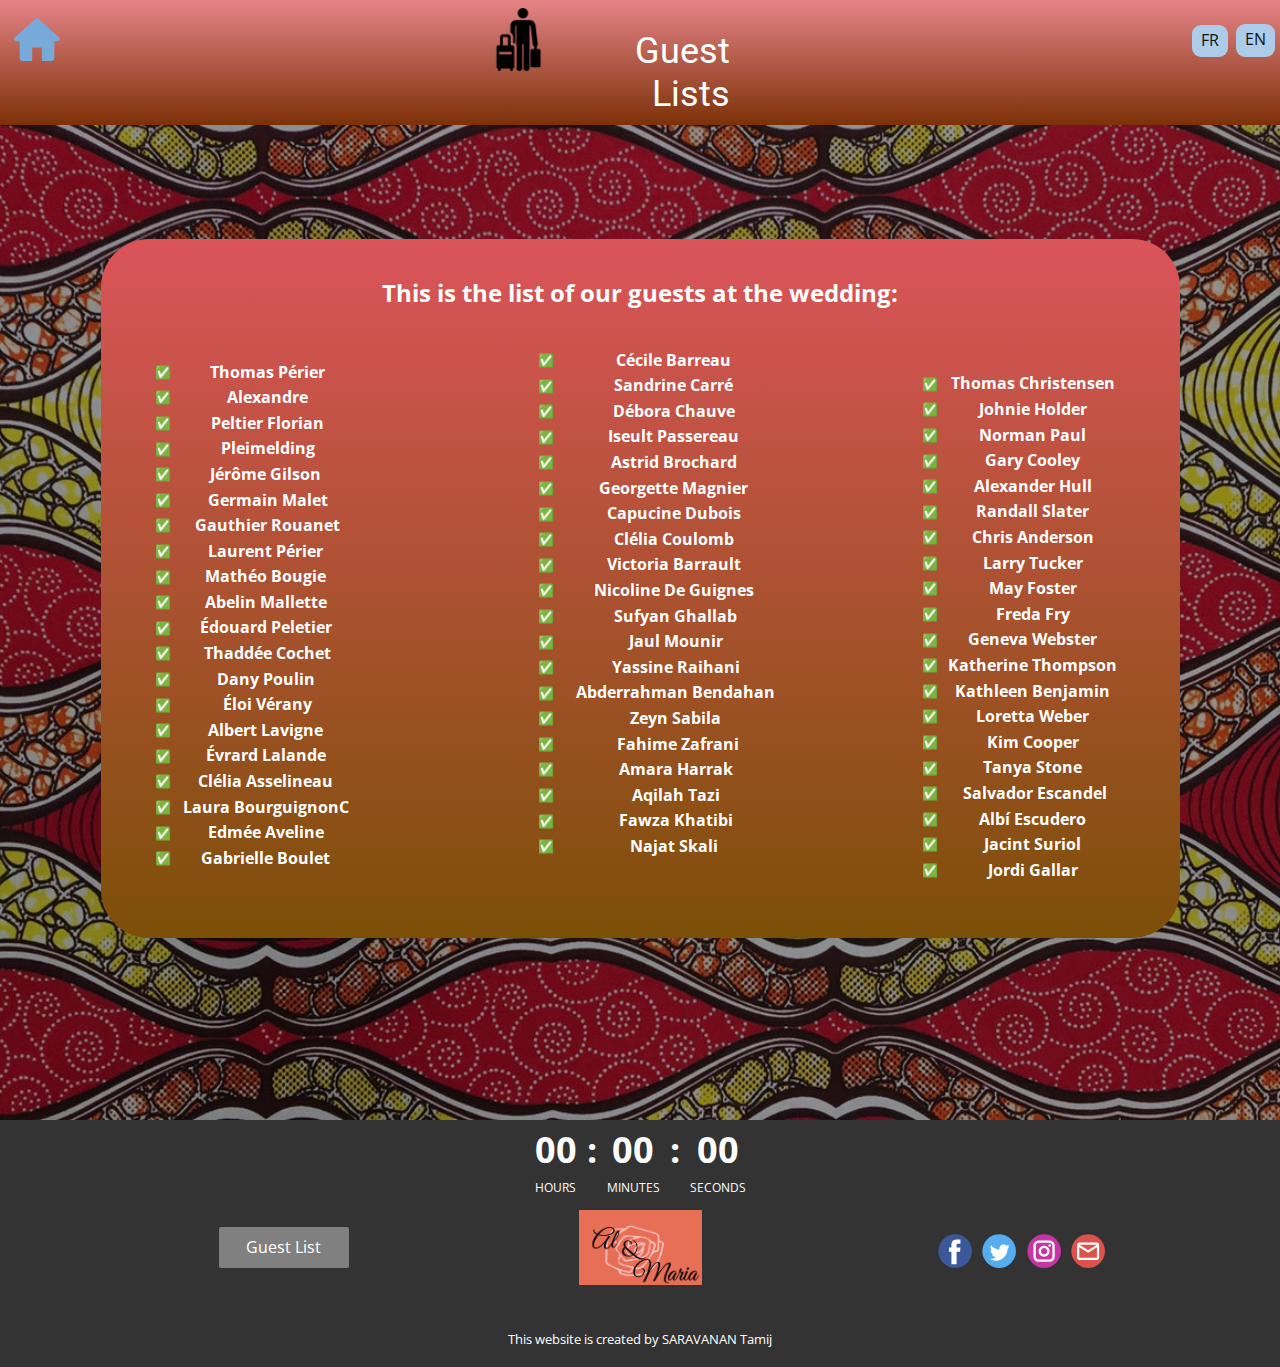
<file: Semestre 1/SAE 1.05 - Recueil de besoins - SARAVANAN Tamij/guest.html>
<!DOCTYPE html>
<html style="font-size: 16px;">
  <head>
    <meta name="viewport" content="width=device-width, initial-scale=1.0">
    <meta charset="utf-8">
    <meta name="keywords" content="INTUITIVE">
    <meta name="description" content="">
    <meta name="page_type" content="np-template-header-footer-from-plugin">
    <title>Guest lists</title>
    <link rel="stylesheet" href="nicepage.css" media="screen">
<link rel="stylesheet" href="guest.css" media="screen">
    <script class="u-script" type="text/javascript" src="jquery1.js" defer=""></script>
    <script class="u-script" type="text/javascript" src="nicepage.js" defer=""></script>
    <meta name="generator" content="Nicepage 4.3.0, nicepage.com">
    <link id="u-theme-google-font" rel="stylesheet" href="https://fonts.googleapis.com/css?family=Roboto:100,100i,300,300i,400,400i,500,500i,700,700i,900,900i|Open+Sans:300,300i,400,400i,600,600i,700,700i,800,800i">
    
    
    <script type="application/ld+json">{
		"@context": "http://schema.org",
		"@type": "Organization",
		"name": "",
		"logo": "images/Capturedecran2021-12-29a18.46.27.png",
		"sameAs": [
				"https://facebook.com",
				"https://twitter.com",
				"https://instagram.com",
				"mailto:al&maria@gmail.com"
		]
}</script>
    <meta name="theme-color" content="#478ac9">
    <meta name="twitter:site" content="@">
    <meta name="twitter:card" content="summary_large_image">
    <meta name="twitter:title" content="liste des invités">
    <meta name="twitter:description" content="">
    <meta property="og:title" content="liste des invités">
    <meta property="og:type" content="website">
  </head>
  <body class="u-body"><header class="u-align-right u-clearfix u-gradient u-header u-sticky u-valign-middle-lg u-header" id="sec-88ec"><div class="u-clearfix u-sheet u-valign-middle-xl u-sheet-1">
        <img class="u-image u-image-default u-preserve-proportions u-image-1" src="images/pngegg1.png" alt="" data-image-width="512" data-image-height="512" data-href="guest.html">
        <div class="u-shape u-shape-svg u-text-palette-1-light-1 u-shape-1" data-href="Home.html" data-page-id="793000663">
          <svg class="u-svg-link" preserveAspectRatio="none" viewBox="0 0 160 160" style=""><use xmlns:xlink="http://www.w3.org/1999/xlink" xlink:href="#svg-5828"></use></svg>
          <svg class="u-svg-content" viewBox="0 0 160 160" x="0px" y="0px" id="svg-5828"><path d="M157.5,72.3l-74-70.9c-1.9-1.9-5-1.9-6.9,0l-74.1,71C0.9,74,0,76.1,0,78.3c0,4.6,3.7,8.3,8.3,8.3H20V150c0,5.5,4.5,10,10,10
	h28.3c2.8,0,5-2.2,5-5v-43.3c0-0.9,0.7-1.7,1.7-1.7h30c0.9,0,1.7,0.8,1.7,1.7V155c0,2.8,2.2,5,5,5H130c5.5,0,10-4.5,10-10V86.7h11.7
	c4.6,0,8.3-3.7,8.3-8.3C160,76.1,159.1,74,157.5,72.3z"></path></svg>
        </div>
        <a href="guest.html" class="u-border-none u-btn u-btn-round u-button-style u-palette-1-light-2 u-radius-9 u-btn-1">EN</a>
        <a href="liste.html" class="u-border-none u-btn u-btn-round u-button-style u-palette-1-light-2 u-radius-9 u-btn-2">FR</a>
        <h3 class="u-headline u-text u-text-body-alt-color u-text-1">
          <a href="guest.html">Guest Lists<br>
          </a>
        </h3>
      </div></header>
    <section class="u-align-left u-clearfix u-image u-shading u-section-1" src="" data-image-width="1600" data-image-height="900" id="sec-84e7">
      <div class="u-clearfix u-sheet u-sheet-1">
        <div class="u-container-style u-expanded-width-sm u-expanded-width-xs u-gradient u-group u-radius-48 u-shape-round u-group-1">
          <div class="u-container-layout u-container-layout-1">
            <p class="u-align-center u-text u-text-body-alt-color u-text-1">This is the list of our guests at the wedding:</p>
            <ul class="u-align-center u-custom-list u-text u-text-body-alt-color u-text-2">
              <li>
                <div class="u-list-icon">
                  <div xmlns="http://www.w3.org/2000/svg" xmlns:xlink="http://www.w3.org/1999/xlink" version="1.1" xml:space="preserve" class="u-svg-content">✅</div>
                </div>Cécile
Barreau&nbsp;
              </li>
              <li>
                <div class="u-list-icon">
                  <div xmlns="http://www.w3.org/2000/svg" xmlns:xlink="http://www.w3.org/1999/xlink" version="1.1" xml:space="preserve" class="u-svg-content">✅</div>
                </div>Sandrine
Carré&nbsp;
              </li>
              <li>
                <div class="u-list-icon">
                  <div xmlns="http://www.w3.org/2000/svg" xmlns:xlink="http://www.w3.org/1999/xlink" version="1.1" xml:space="preserve" class="u-svg-content">✅</div>
                </div>Débora
Chauve&nbsp;
              </li>
              <li>
                <div class="u-list-icon">
                  <div xmlns="http://www.w3.org/2000/svg" xmlns:xlink="http://www.w3.org/1999/xlink" version="1.1" xml:space="preserve" class="u-svg-content">✅</div>
                </div>Iseult
Passereau&nbsp;
              </li>
              <li>
                <div class="u-list-icon">
                  <div xmlns="http://www.w3.org/2000/svg" xmlns:xlink="http://www.w3.org/1999/xlink" version="1.1" xml:space="preserve" class="u-svg-content">✅</div>
                </div>Astrid
Brochard&nbsp;
              </li>
              <li>
                <div class="u-list-icon">
                  <div xmlns="http://www.w3.org/2000/svg" xmlns:xlink="http://www.w3.org/1999/xlink" version="1.1" xml:space="preserve" class="u-svg-content">✅</div>
                </div>Georgette
Magnier&nbsp;
              </li>
              <li>
                <div class="u-list-icon">
                  <div xmlns="http://www.w3.org/2000/svg" xmlns:xlink="http://www.w3.org/1999/xlink" version="1.1" xml:space="preserve" class="u-svg-content">✅</div>
                </div>Capucine
Dubois&nbsp;
              </li>
              <li>
                <div class="u-list-icon">
                  <div xmlns="http://www.w3.org/2000/svg" xmlns:xlink="http://www.w3.org/1999/xlink" version="1.1" xml:space="preserve" class="u-svg-content">✅</div>
                </div>Clélia
Coulomb&nbsp;
              </li>
              <li>
                <div class="u-list-icon">
                  <div xmlns="http://www.w3.org/2000/svg" xmlns:xlink="http://www.w3.org/1999/xlink" version="1.1" xml:space="preserve" class="u-svg-content">✅</div>
                </div>Victoria
Barrault&nbsp;
              </li>
              <li>
                <div class="u-list-icon">
                  <div xmlns="http://www.w3.org/2000/svg" xmlns:xlink="http://www.w3.org/1999/xlink" version="1.1" xml:space="preserve" class="u-svg-content">✅</div>
                </div>Nicoline
De Guignes&nbsp;
              </li>
              <li>
                <div class="u-list-icon">
                  <div xmlns="http://www.w3.org/2000/svg" xmlns:xlink="http://www.w3.org/1999/xlink" version="1.1" xml:space="preserve" class="u-svg-content">✅</div>
                </div>Sufyan
Ghallab<br>
              </li>
              <li>
                <div class="u-list-icon">
                  <div xmlns="http://www.w3.org/2000/svg" xmlns:xlink="http://www.w3.org/1999/xlink" version="1.1" xml:space="preserve" class="u-svg-content">✅</div>
                </div> Jaul Mounir<br>
              </li>
              <li>
                <div class="u-list-icon">
                  <div xmlns="http://www.w3.org/2000/svg" xmlns:xlink="http://www.w3.org/1999/xlink" version="1.1" xml:space="preserve" class="u-svg-content">✅</div>
                </div>Yassine Raihani
              </li>
              <li>
                <div class="u-list-icon">
                  <div xmlns="http://www.w3.org/2000/svg" xmlns:xlink="http://www.w3.org/1999/xlink" version="1.1" xml:space="preserve" class="u-svg-content">✅</div>
                </div>Abderrahman Bendahan
              </li>
              <li>
                <div class="u-list-icon">
                  <div xmlns="http://www.w3.org/2000/svg" xmlns:xlink="http://www.w3.org/1999/xlink" version="1.1" xml:space="preserve" class="u-svg-content">✅</div>
                </div>Zeyn Sabila
              </li>
              <li>
                <div class="u-list-icon">
                  <div xmlns="http://www.w3.org/2000/svg" xmlns:xlink="http://www.w3.org/1999/xlink" version="1.1" xml:space="preserve" class="u-svg-content">✅</div>
                </div>&nbsp;Fahime
Zafrani
              </li>
              <li>
                <div class="u-list-icon">
                  <div xmlns="http://www.w3.org/2000/svg" xmlns:xlink="http://www.w3.org/1999/xlink" version="1.1" xml:space="preserve" class="u-svg-content">✅</div>
                </div>Amara Harrak
              </li>
              <li>
                <div class="u-list-icon">
                  <div xmlns="http://www.w3.org/2000/svg" xmlns:xlink="http://www.w3.org/1999/xlink" version="1.1" xml:space="preserve" class="u-svg-content">✅</div>
                </div>Aqilah Tazi
              </li>
              <li>
                <div class="u-list-icon">
                  <div xmlns="http://www.w3.org/2000/svg" xmlns:xlink="http://www.w3.org/1999/xlink" version="1.1" xml:space="preserve" class="u-svg-content">✅</div>
                </div>Fawza Khatibi
              </li>
              <li>
                <div class="u-list-icon">
                  <div xmlns="http://www.w3.org/2000/svg" xmlns:xlink="http://www.w3.org/1999/xlink" version="1.1" xml:space="preserve" class="u-svg-content">✅</div>
                </div>Najat
Skali&nbsp;
              </li>
            </ul>
            <ul class="u-align-center u-custom-list u-text u-text-body-alt-color u-text-3">
              <li>
                <div class="u-list-icon">
                  <div xmlns="http://www.w3.org/2000/svg" xmlns:xlink="http://www.w3.org/1999/xlink" version="1.1" xml:space="preserve" class="u-svg-content">✅</div>
                </div>Thomas
Périer
              </li>
              <li>
                <div class="u-list-icon">
                  <div xmlns="http://www.w3.org/2000/svg" xmlns:xlink="http://www.w3.org/1999/xlink" version="1.1" xml:space="preserve" class="u-svg-content">✅</div>
                </div>Alexandre
              </li>
              <li>
                <div class="u-list-icon">
                  <div xmlns="http://www.w3.org/2000/svg" xmlns:xlink="http://www.w3.org/1999/xlink" version="1.1" xml:space="preserve" class="u-svg-content">✅</div>
                </div>Peltier
Florian
              </li>
              <li>
                <div class="u-list-icon">
                  <div xmlns="http://www.w3.org/2000/svg" xmlns:xlink="http://www.w3.org/1999/xlink" version="1.1" xml:space="preserve" class="u-svg-content">✅</div>
                </div>Pleimelding
              </li>
              <li>
                <div class="u-list-icon">
                  <div xmlns="http://www.w3.org/2000/svg" xmlns:xlink="http://www.w3.org/1999/xlink" version="1.1" xml:space="preserve" class="u-svg-content">✅</div>
                </div>Jérôme
Gilson&nbsp;
              </li>
              <li>
                <div class="u-list-icon">
                  <div xmlns="http://www.w3.org/2000/svg" xmlns:xlink="http://www.w3.org/1999/xlink" version="1.1" xml:space="preserve" class="u-svg-content">✅</div>
                </div>Germain
Malet
              </li>
              <li>
                <div class="u-list-icon">
                  <div xmlns="http://www.w3.org/2000/svg" xmlns:xlink="http://www.w3.org/1999/xlink" version="1.1" xml:space="preserve" class="u-svg-content">✅</div>
                </div>Gauthier Rouanet
              </li>
              <li>
                <div class="u-list-icon">
                  <div xmlns="http://www.w3.org/2000/svg" xmlns:xlink="http://www.w3.org/1999/xlink" version="1.1" xml:space="preserve" class="u-svg-content">✅</div>
                </div>Laurent
Périer&nbsp;
              </li>
              <li>
                <div class="u-list-icon">
                  <div xmlns="http://www.w3.org/2000/svg" xmlns:xlink="http://www.w3.org/1999/xlink" version="1.1" xml:space="preserve" class="u-svg-content">✅</div>
                </div>Mathéo
Bougie&nbsp;
              </li>
              <li>
                <div class="u-list-icon">
                  <div xmlns="http://www.w3.org/2000/svg" xmlns:xlink="http://www.w3.org/1999/xlink" version="1.1" xml:space="preserve" class="u-svg-content">✅</div>
                </div>Abelin
Mallette&nbsp;
              </li>
              <li>
                <div class="u-list-icon">
                  <div xmlns="http://www.w3.org/2000/svg" xmlns:xlink="http://www.w3.org/1999/xlink" version="1.1" xml:space="preserve" class="u-svg-content">✅</div>
                </div>Édouard Peletier&nbsp;
              </li>
              <li>
                <div class="u-list-icon">
                  <div xmlns="http://www.w3.org/2000/svg" xmlns:xlink="http://www.w3.org/1999/xlink" version="1.1" xml:space="preserve" class="u-svg-content">✅</div>
                </div>Thaddée Cochet
              </li>
              <li>
                <div class="u-list-icon">
                  <div xmlns="http://www.w3.org/2000/svg" xmlns:xlink="http://www.w3.org/1999/xlink" version="1.1" xml:space="preserve" class="u-svg-content">✅</div>
                </div>Dany
Poulin&nbsp;
              </li>
              <li>
                <div class="u-list-icon">
                  <div xmlns="http://www.w3.org/2000/svg" xmlns:xlink="http://www.w3.org/1999/xlink" version="1.1" xml:space="preserve" class="u-svg-content">✅</div>
                </div>Éloi Vérany
              </li>
              <li>
                <div class="u-list-icon">
                  <div xmlns="http://www.w3.org/2000/svg" xmlns:xlink="http://www.w3.org/1999/xlink" version="1.1" xml:space="preserve" class="u-svg-content">✅</div>
                </div>Albert
Lavigne&nbsp;<br>
              </li>
              <li>
                <div class="u-list-icon">
                  <div xmlns="http://www.w3.org/2000/svg" xmlns:xlink="http://www.w3.org/1999/xlink" version="1.1" xml:space="preserve" class="u-svg-content">✅</div>
                </div>Évrard
Lalande&nbsp;<br>
              </li>
              <li>
                <div class="u-list-icon">
                  <div xmlns="http://www.w3.org/2000/svg" xmlns:xlink="http://www.w3.org/1999/xlink" version="1.1" xml:space="preserve" class="u-svg-content">✅</div>
                </div>Clélia
Asselineau&nbsp;<br>
              </li>
              <li>
                <div class="u-list-icon">
                  <div xmlns="http://www.w3.org/2000/svg" xmlns:xlink="http://www.w3.org/1999/xlink" version="1.1" xml:space="preserve" class="u-svg-content">✅</div>
                </div>Laura
BourguignonC&nbsp;<br>
              </li>
              <li>
                <div class="u-list-icon">
                  <div xmlns="http://www.w3.org/2000/svg" xmlns:xlink="http://www.w3.org/1999/xlink" version="1.1" xml:space="preserve" class="u-svg-content">✅</div>
                </div>Edmée
Aveline&nbsp;<br>
              </li>
              <li>
                <div class="u-list-icon">
                  <div xmlns="http://www.w3.org/2000/svg" xmlns:xlink="http://www.w3.org/1999/xlink" version="1.1" xml:space="preserve" class="u-svg-content">✅</div>
                </div>Gabrielle
Boulet&nbsp;<br>
              </li>
            </ul>
            <ul class="u-align-center u-custom-list u-text u-text-body-alt-color u-text-4">
              <li>
                <div class="u-list-icon">
                  <div xmlns="http://www.w3.org/2000/svg" xmlns:xlink="http://www.w3.org/1999/xlink" version="1.1" xml:space="preserve" class="u-svg-content">✅</div>
                </div>Thomas
Christensen&nbsp;
              </li>
              <li>
                <div class="u-list-icon">
                  <div xmlns="http://www.w3.org/2000/svg" xmlns:xlink="http://www.w3.org/1999/xlink" version="1.1" xml:space="preserve" class="u-svg-content">✅</div>
                </div>Johnie
Holder&nbsp;
              </li>
              <li>
                <div class="u-list-icon">
                  <div xmlns="http://www.w3.org/2000/svg" xmlns:xlink="http://www.w3.org/1999/xlink" version="1.1" xml:space="preserve" class="u-svg-content">✅</div>
                </div>Norman
Paul&nbsp;
              </li>
              <li>
                <div class="u-list-icon">
                  <div xmlns="http://www.w3.org/2000/svg" xmlns:xlink="http://www.w3.org/1999/xlink" version="1.1" xml:space="preserve" class="u-svg-content">✅</div>
                </div>Gary
Cooley&nbsp;
              </li>
              <li>
                <div class="u-list-icon">
                  <div xmlns="http://www.w3.org/2000/svg" xmlns:xlink="http://www.w3.org/1999/xlink" version="1.1" xml:space="preserve" class="u-svg-content">✅</div>
                </div>Alexander
Hull&nbsp;
              </li>
              <li>
                <div class="u-list-icon">
                  <div xmlns="http://www.w3.org/2000/svg" xmlns:xlink="http://www.w3.org/1999/xlink" version="1.1" xml:space="preserve" class="u-svg-content">✅</div>
                </div>Randall
Slater&nbsp;
              </li>
              <li>
                <div class="u-list-icon">
                  <div xmlns="http://www.w3.org/2000/svg" xmlns:xlink="http://www.w3.org/1999/xlink" version="1.1" xml:space="preserve" class="u-svg-content">✅</div>
                </div>Chris
Anderson&nbsp;
              </li>
              <li>
                <div class="u-list-icon">
                  <div xmlns="http://www.w3.org/2000/svg" xmlns:xlink="http://www.w3.org/1999/xlink" version="1.1" xml:space="preserve" class="u-svg-content">✅</div>
                </div>Larry
Tucker&nbsp;
              </li>
              <li>
                <div class="u-list-icon">
                  <div xmlns="http://www.w3.org/2000/svg" xmlns:xlink="http://www.w3.org/1999/xlink" version="1.1" xml:space="preserve" class="u-svg-content">✅</div>
                </div>May
Foster&nbsp;
              </li>
              <li>
                <div class="u-list-icon">
                  <div xmlns="http://www.w3.org/2000/svg" xmlns:xlink="http://www.w3.org/1999/xlink" version="1.1" xml:space="preserve" class="u-svg-content">✅</div>
                </div>Freda
Fry&nbsp;
              </li>
              <li>
                <div class="u-list-icon">
                  <div xmlns="http://www.w3.org/2000/svg" xmlns:xlink="http://www.w3.org/1999/xlink" version="1.1" xml:space="preserve" class="u-svg-content">✅</div>
                </div>Geneva
Webster&nbsp;
              </li>
              <li>
                <div class="u-list-icon">
                  <div xmlns="http://www.w3.org/2000/svg" xmlns:xlink="http://www.w3.org/1999/xlink" version="1.1" xml:space="preserve" class="u-svg-content">✅</div>
                </div>Katherine
Thompson&nbsp;
              </li>
              <li>
                <div class="u-list-icon">
                  <div xmlns="http://www.w3.org/2000/svg" xmlns:xlink="http://www.w3.org/1999/xlink" version="1.1" xml:space="preserve" class="u-svg-content">✅</div>
                </div>Kathleen
Benjamin&nbsp;
              </li>
              <li>
                <div class="u-list-icon">
                  <div xmlns="http://www.w3.org/2000/svg" xmlns:xlink="http://www.w3.org/1999/xlink" version="1.1" xml:space="preserve" class="u-svg-content">✅</div>
                </div>Loretta
Weber&nbsp;
              </li>
              <li>
                <div class="u-list-icon">
                  <div xmlns="http://www.w3.org/2000/svg" xmlns:xlink="http://www.w3.org/1999/xlink" version="1.1" xml:space="preserve" class="u-svg-content">✅</div>
                </div>Kim
Cooper&nbsp;
              </li>
              <li>
                <div class="u-list-icon">
                  <div xmlns="http://www.w3.org/2000/svg" xmlns:xlink="http://www.w3.org/1999/xlink" version="1.1" xml:space="preserve" class="u-svg-content">✅</div>
                </div>Tanya
Stone&nbsp;
              </li>
              <li>
                <div class="u-list-icon">
                  <div xmlns="http://www.w3.org/2000/svg" xmlns:xlink="http://www.w3.org/1999/xlink" version="1.1" xml:space="preserve" class="u-svg-content">✅</div>
                </div>Salvador
Escandel
              </li>
              <li>
                <div class="u-list-icon">
                  <div xmlns="http://www.w3.org/2000/svg" xmlns:xlink="http://www.w3.org/1999/xlink" version="1.1" xml:space="preserve" class="u-svg-content">✅</div>
                </div> Albí
Escudero&nbsp;
              </li>
              <li>
                <div class="u-list-icon">
                  <div xmlns="http://www.w3.org/2000/svg" xmlns:xlink="http://www.w3.org/1999/xlink" version="1.1" xml:space="preserve" class="u-svg-content">✅</div>
                </div>Jacint
Suriol&nbsp;
              </li>
              <li>
                <div class="u-list-icon">
                  <div xmlns="http://www.w3.org/2000/svg" xmlns:xlink="http://www.w3.org/1999/xlink" version="1.1" xml:space="preserve" class="u-svg-content">✅</div>
                </div>Jordi
Gallar&nbsp;<br>
              </li>
            </ul>
          </div>
        </div>
      </div>
    </section>
    
    
    <footer class="u-clearfix u-footer u-grey-80" id="sec-cdf2"><div class="u-clearfix u-sheet u-sheet-1">
        <div class="u-countdown u-countdown-1" data-timer-id="fc0f" data-type="to-date" data-target-date="Sat, 12 Mar 2022 13:00:50 GMT" data-for="everyone" data-direction="down" data-time-left="750m" data-target-number="100" data-start-time="Fri Dec 31 2021 18:04:52 GMT+0100 (CET)" data-frequency="1s" data-after-count="none" data-redirect-url="https://">
          <div class="u-countdown-wrapper u-spacing-20">
            <div class="u-countdown-item u-countdown-years u-hidden u-spacing-10 u-countdown-item-1">
              <div class="u-countdown-counter u-countdown-counter-1"><div class="u-countdown-number">0</div><div class="u-countdown-number u-hidden">0</div></div>
              <div class="u-countdown-label u-countdown-label-1">Years</div>
            </div>
            <div class="u-countdown-separator u-hidden u-countdown-separator-1">:</div>
            <div class="u-countdown-days u-countdown-item u-spacing-10 u-countdown-item-2">
              <div class="u-countdown-counter u-countdown-counter-2"><div class="u-countdown-number">5</div><div class="u-countdown-number">1</div><div class="u-countdown-number u-hidden">0</div></div>
              <div class="u-countdown-label u-countdown-label-2">Days</div>
            </div>
            <div class="u-countdown-separator u-countdown-separator-2">:</div>
            <div class="u-countdown-hours u-countdown-item u-spacing-10 u-countdown-item-3">
              <div class="u-countdown-counter u-countdown-counter-3"><div class="u-countdown-number">1</div><div class="u-countdown-number">9</div></div>
              <div class="u-countdown-label u-countdown-label-3">Hours</div>
            </div>
            <div class="u-countdown-separator u-countdown-separator-3">:</div>
            <div class="u-countdown-item u-countdown-minutes u-spacing-10 u-countdown-item-4">
              <div class="u-countdown-counter u-countdown-counter-4"><div class="u-countdown-number">0</div><div class="u-countdown-number">9</div></div>
              <div class="u-countdown-label u-countdown-label-4">Minutes</div>
            </div>
            <div class="u-countdown-separator u-countdown-separator-4">:</div>
            <div class="u-countdown-item u-countdown-seconds u-spacing-10 u-countdown-item-5">
              <div class="u-countdown-counter u-countdown-counter-5"><div class="u-countdown-number">3</div><div class="u-countdown-number">6</div></div>
              <div class="u-countdown-label u-countdown-label-5">Seconds</div>
            </div>
            <div class="u-countdown-separator u-hidden u-countdown-separator-5">:</div>
            <div class="u-countdown-item u-countdown-numbers u-hidden u-spacing-10 u-countdown-item-6">
              <div class="u-countdown-counter u-countdown-counter-6"><div class="u-countdown-number">0</div><div class="u-countdown-number">0</div></div>
              <div class="u-countdown-label u-countdown-label-6">Items</div>
            </div>
          </div>
          <div class="u-countdown-message u-hidden">
            <p>Sorry, the time is up.</p>
          </div>
        </div>
        <a href="Home.html" data-page-id="793000663" class="u-image u-logo u-image-1" data-image-width="1100" data-image-height="668" title="Accueil">
          <img src="images/Capturedecran2021-12-29a18.46.27.png" class="u-logo-image u-logo-image-1">
        </a>
        <a href="guest.html" class="u-border-none u-btn u-btn-round u-button-style u-grey-50 u-hover-palette-1-base u-radius-2 u-btn-1">Guest List</a>
        <div class="u-social-icons u-spacing-10 u-social-icons-1">
          <a class="u-social-url" title="facebook" target="_blank" href="https://facebook.com"><span class="u-icon u-social-facebook u-social-icon u-icon-1"><svg class="u-svg-link" preserveAspectRatio="xMidYMin slice" viewBox="0 0 112 112" style=""><use xmlns:xlink="http://www.w3.org/1999/xlink" xlink:href="#svg-a511"></use></svg><svg class="u-svg-content" viewBox="0 0 112 112" x="0" y="0" id="svg-a511"><circle fill="currentColor" cx="56.1" cy="56.1" r="55"></circle><path fill="#FFFFFF" d="M73.5,31.6h-9.1c-1.4,0-3.6,0.8-3.6,3.9v8.5h12.6L72,58.3H60.8v40.8H43.9V58.3h-8V43.9h8v-9.2
            c0-6.7,3.1-17,17-17h12.5v13.9H73.5z"></path></svg></span>
          </a>
          <a class="u-social-url" title="twitter" target="_blank" href="https://twitter.com"><span class="u-icon u-social-icon u-social-twitter u-icon-2"><svg class="u-svg-link" preserveAspectRatio="xMidYMin slice" viewBox="0 0 112 112" style=""><use xmlns:xlink="http://www.w3.org/1999/xlink" xlink:href="#svg-7c62"></use></svg><svg class="u-svg-content" viewBox="0 0 112 112" x="0" y="0" id="svg-7c62"><circle fill="currentColor" class="st0" cx="56.1" cy="56.1" r="55"></circle><path fill="#FFFFFF" d="M83.8,47.3c0,0.6,0,1.2,0,1.7c0,17.7-13.5,38.2-38.2,38.2C38,87.2,31,85,25,81.2c1,0.1,2.1,0.2,3.2,0.2
            c6.3,0,12.1-2.1,16.7-5.7c-5.9-0.1-10.8-4-12.5-9.3c0.8,0.2,1.7,0.2,2.5,0.2c1.2,0,2.4-0.2,3.5-0.5c-6.1-1.2-10.8-6.7-10.8-13.1
            c0-0.1,0-0.1,0-0.2c1.8,1,3.9,1.6,6.1,1.7c-3.6-2.4-6-6.5-6-11.2c0-2.5,0.7-4.8,1.8-6.7c6.6,8.1,16.5,13.5,27.6,14
            c-0.2-1-0.3-2-0.3-3.1c0-7.4,6-13.4,13.4-13.4c3.9,0,7.3,1.6,9.8,4.2c3.1-0.6,5.9-1.7,8.5-3.3c-1,3.1-3.1,5.8-5.9,7.4
            c2.7-0.3,5.3-1,7.7-2.1C88.7,43,86.4,45.4,83.8,47.3z"></path></svg></span>
          </a>
          <a class="u-social-url" title="instagram" target="_blank" href="https://instagram.com"><span class="u-icon u-social-icon u-social-instagram u-icon-3"><svg class="u-svg-link" preserveAspectRatio="xMidYMin slice" viewBox="0 0 112 112" style=""><use xmlns:xlink="http://www.w3.org/1999/xlink" xlink:href="#svg-802d"></use></svg><svg class="u-svg-content" viewBox="0 0 112 112" x="0" y="0" id="svg-802d"><circle fill="currentColor" cx="56.1" cy="56.1" r="55"></circle><path fill="#FFFFFF" d="M55.9,38.2c-9.9,0-17.9,8-17.9,17.9C38,66,46,74,55.9,74c9.9,0,17.9-8,17.9-17.9C73.8,46.2,65.8,38.2,55.9,38.2
            z M55.9,66.4c-5.7,0-10.3-4.6-10.3-10.3c-0.1-5.7,4.6-10.3,10.3-10.3c5.7,0,10.3,4.6,10.3,10.3C66.2,61.8,61.6,66.4,55.9,66.4z"></path><path fill="#FFFFFF" d="M74.3,33.5c-2.3,0-4.2,1.9-4.2,4.2s1.9,4.2,4.2,4.2s4.2-1.9,4.2-4.2S76.6,33.5,74.3,33.5z"></path><path fill="#FFFFFF" d="M73.1,21.3H38.6c-9.7,0-17.5,7.9-17.5,17.5v34.5c0,9.7,7.9,17.6,17.5,17.6h34.5c9.7,0,17.5-7.9,17.5-17.5V38.8
            C90.6,29.1,82.7,21.3,73.1,21.3z M83,73.3c0,5.5-4.5,9.9-9.9,9.9H38.6c-5.5,0-9.9-4.5-9.9-9.9V38.8c0-5.5,4.5-9.9,9.9-9.9h34.5
            c5.5,0,9.9,4.5,9.9,9.9V73.3z"></path></svg></span>
          </a>
          <a class="u-social-url" target="_blank" data-type="Email" title="Email" href="mailto:al&amp;maria@gmail.com"><span class="u-icon u-social-email u-social-icon u-icon-4"><svg class="u-svg-link" preserveAspectRatio="xMidYMin slice" viewBox="0 0 112 112" style=""><use xmlns:xlink="http://www.w3.org/1999/xlink" xlink:href="#svg-6f9b"></use></svg><svg class="u-svg-content" viewBox="0 0 112 112" x="0" y="0" id="svg-6f9b"><circle fill="currentColor" cx="56.1" cy="56.1" r="55"></circle><path id="path3864" fill="#FFFFFF" d="M27.2,28h57.6c4,0,7.2,3.2,7.2,7.2l0,0v42.7c0,3.9-3.2,7.2-7.2,7.2l0,0H27.2
	c-4,0-7.2-3.2-7.2-7.2V35.2C20,31.1,23.2,28,27.2,28 M56,52.9l28.8-17.8H27.2L56,52.9 M27.2,77.7h57.6V43.5L56,61.3L27.2,43.5V77.7z
	"></path></svg></span>
          </a>
        </div>
      </div></footer>
              <section class="u-backlink u-clearfix u-grey-80">
        <span>This website is created by SARAVANAN Tamij</span>
    </section>
  </body>
</html>
</file>
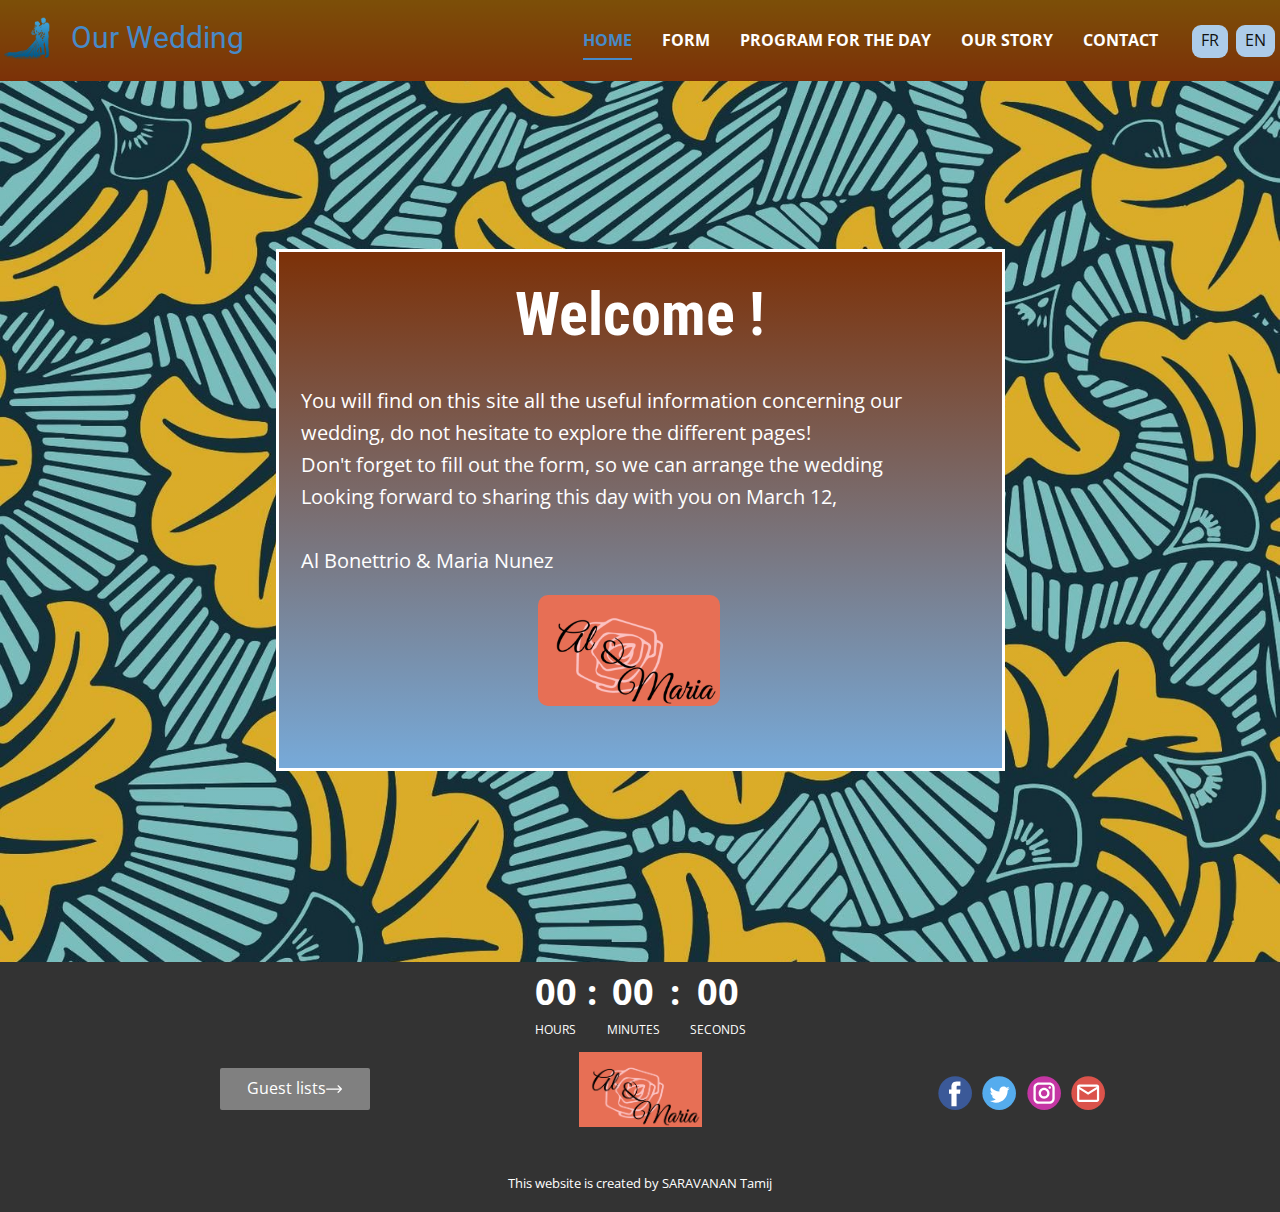
<file: Semestre 1/SAE 1.05 - Recueil de besoins - SARAVANAN Tamij/Home.html>
<!DOCTYPE html>
<html style="font-size: 16px;">
  <head>
    <meta name="viewport" content="width=device-width, initial-scale=1.0">
    <meta charset="utf-8">
    <meta name="keywords" content="Sample Headline">
    <meta name="description" content="">
    <meta name="page_type" content="np-template-header-footer-from-plugin">
    <title>Home</title>
    <link rel="stylesheet" href="page.css" media="screen">
<link rel="stylesheet" href="Home.css" media="screen">
    <script class="u-script" type="text/javascript" src="jquery.js" defer=""></script>
    <script class="u-script" type="text/javascript" src="page.js" defer=""></script>
    <meta name="generator" content="Nicepage 4.3.0, nicepage.com">
    <link id="u-theme-google-font" rel="stylesheet" href="https://fonts.googleapis.com/css?family=Roboto:100,100i,300,300i,400,400i,500,500i,700,700i,900,900i|Open+Sans:300,300i,400,400i,600,600i,700,700i,800,800i">
    <link id="u-page-google-font" rel="stylesheet" href="https://fonts.googleapis.com/css?family=Roboto+Condensed:300,300i,400,400i,700,700i">
    
    
    <script type="application/ld+json">{
		"@context": "http://schema.org",
		"@type": "Organization",
		"name": "",
		"logo": "images/pngegg.png",
		"sameAs": [
				"https://facebook.com",
				"https://twitter.com",
				"https://instagram.com",
				"mailto:al&maria@gmail.com"
		]
}</script>
    <meta name="theme-color" content="#478ac9">
    <meta name="twitter:site" content="@">
    <meta name="twitter:card" content="summary_large_image">
    <meta name="twitter:title" content="Home">
    <meta name="twitter:description" content="">
    <meta property="og:title" content="Home">
    <meta property="og:type" content="website">
  </head>
  <body class="u-body"><header class="u-align-right u-clearfix u-gradient u-header u-valign-middle-lg u-header" id="sec-88ec"><div class="u-clearfix u-sheet u-sheet-1">
        <a href="Home.html" data-page-id="793000663" class="u-image u-logo u-image-1" data-image-width="505" data-image-height="503" title="Accueil">
          <img src="images/pngegg.png" class="u-logo-image u-logo-image-1">
        </a>
        <h3 class="u-headline u-hidden-xs u-text u-text-palette-1-base u-text-1">
          <a href="Home.html">Our Wedding</a>
        </h3>
        <nav class="u-align-left u-menu u-menu-dropdown u-offcanvas u-menu-1" data-responsive-from="MD">
          <div class="menu-collapse" style="font-size: 0.75rem; letter-spacing: 0px; font-weight: 700; text-transform: uppercase;">
            <a class="u-button-style u-custom-active-border-color u-custom-border u-custom-border-color u-custom-borders u-custom-color u-custom-hover-border-color u-custom-left-right-menu-spacing u-custom-padding-bottom u-custom-text-active-color u-custom-text-color u-custom-text-hover-color u-custom-top-bottom-menu-spacing u-nav-link u-text-palette-1-light-3" href="#" style="font-size: calc(1em + 8px);">
              <svg class="u-svg-link" preserveAspectRatio="xMidYMin slice" viewBox="0 0 302 302" style=""><use xmlns:xlink="http://www.w3.org/1999/xlink" xlink:href="#svg-8a8f"></use></svg>
              <svg xmlns="http://www.w3.org/2000/svg" xmlns:xlink="http://www.w3.org/1999/xlink" version="1.1" id="svg-8a8f" x="0px" y="0px" viewBox="0 0 302 302" style="enable-background:new 0 0 302 302;" xml:space="preserve" class="u-svg-content"><g><rect y="36" width="302" height="30"></rect><rect y="236" width="302" height="30"></rect><rect y="136" width="302" height="30"></rect>
</g><g></g><g></g><g></g><g></g><g></g><g></g><g></g><g></g><g></g><g></g><g></g><g></g><g></g><g></g><g></g></svg>
              <span> Menu</span>
            </a>
          </div>
          <div class="u-custom-menu u-nav-container">
            <ul class="u-nav u-spacing-30 u-unstyled u-nav-1"><li class="u-nav-item"><a class="u-border-2 u-border-active-palette-1-base u-border-hover-palette-1-base u-border-no-left u-border-no-right u-border-no-top u-button-style u-nav-link u-text-active-palette-1-base u-text-body-alt-color u-text-hover-palette-4-base" href="Home.html" style="padding: 10px 0px;">Home</a>
</li><li class="u-nav-item"><a class="u-border-2 u-border-active-palette-1-base u-border-hover-palette-1-base u-border-no-left u-border-no-right u-border-no-top u-button-style u-nav-link u-text-active-palette-1-base u-text-body-alt-color u-text-hover-palette-4-base" href="Form.html" style="padding: 10px 0px;">Form</a>
</li><li class="u-nav-item"><a class="u-border-2 u-border-active-palette-1-base u-border-hover-palette-1-base u-border-no-left u-border-no-right u-border-no-top u-button-style u-nav-link u-text-active-palette-1-base u-text-body-alt-color u-text-hover-palette-4-base" href="Program-for-the-day.html" style="padding: 10px 0px;">Program for the day</a>
</li><li class="u-nav-item"><a class="u-border-2 u-border-active-palette-1-base u-border-hover-palette-1-base u-border-no-left u-border-no-right u-border-no-top u-button-style u-nav-link u-text-active-palette-1-base u-text-body-alt-color u-text-hover-palette-4-base" href="Our-story.html" style="padding: 10px 0px;">Our story</a>
</li><li class="u-nav-item"><a class="u-border-2 u-border-active-palette-1-base u-border-hover-palette-1-base u-border-no-left u-border-no-right u-border-no-top u-button-style u-nav-link u-text-active-palette-1-base u-text-body-alt-color u-text-hover-palette-4-base" href="ContactEn.html" style="padding: 10px 0px;">Contact</a>
</li></ul>
          </div>
          <div class="u-custom-menu u-nav-container-collapse">
            <div class="u-align-center u-container-style u-custom-color-2 u-inner-container-layout u-opacity u-opacity-90 u-sidenav">
              <div class="u-inner-container-layout u-sidenav-overflow">
                <div class="u-menu-close"></div>
                <ul class="u-align-center u-nav u-popupmenu-items u-text-active-palette-4-base u-text-hover-palette-2-base u-unstyled u-nav-2"><li class="u-nav-item"><a class="u-button-style u-nav-link" href="Home.html" style="padding: 10px 0px;">Home</a>
</li><li class="u-nav-item"><a class="u-button-style u-nav-link" href="Form.html" style="padding: 10px 0px;">Form</a>
</li><li class="u-nav-item"><a class="u-button-style u-nav-link" href="Program-for-the-day.html" style="padding: 10px 0px;">Program for the day</a>
</li><li class="u-nav-item"><a class="u-button-style u-nav-link" href="Our-story.html" style="padding: 10px 0px;">Our story</a>
</li><li class="u-nav-item"><a class="u-button-style u-nav-link" href="ContactEn.html" style="padding: 10px 0px;">Contact</a>
</li></ul>
              </div>
            </div>
            <div class="u-menu-overlay u-opacity u-opacity-70 u-white"></div>
          </div>
        </nav>
        <a href="Home.html" data-page-id="793000663" class="u-border-none u-btn u-btn-round u-button-style u-palette-1-light-2 u-radius-9 u-btn-1">EN</a>
        <a href="Accueil-.html" data-page-id="793000663" class="u-border-none u-btn u-btn-round u-button-style u-palette-1-light-2 u-radius-9 u-btn-2">FR</a>
      </div></header>
    <section class="u-align-center-md u-align-center-sm u-align-center-xs u-align-right-lg u-align-right-xl u-clearfix u-image u-shading u-section-1" id="carousel_f198" data-image-width="1588" data-image-height="1191">
      <div class="u-clearfix u-sheet u-valign-middle-lg u-valign-middle-md u-valign-middle-sm u-valign-middle-xs u-sheet-1">
        <div class="u-border-3 u-border-white u-container-style u-expanded-width-md u-expanded-width-sm u-expanded-width-xs u-gradient u-group u-shape-rectangle u-group-1">
          <div class="u-container-layout u-container-layout-1">
            <h2 class="u-align-center u-custom-font u-font-roboto-condensed u-text u-text-body-alt-color u-text-1"> Welcome !</h2>
            <p class="u-text u-text-body-alt-color u-text-default-lg u-text-default-md u-text-default-sm u-text-default-xl u-text-2">You will find on this site all the useful information concerning our wedding, do not hesitate to explore the different pages!<br>Don't forget to fill out the form, so we can arrange the wedding<br>Looking forward to sharing this day with you on March 12,<br>
              <br>Al
Bonettrio &amp; Maria Nunez
            </p>
            <img class="u-image u-image-round u-radius-10 u-image-1" src="images/Capturedecran2021-12-29a18.46.27.png" alt="" data-image-width="1100" data-image-height="668">
          </div>
        </div>
      </div>
    </section>
    
    
    <footer class="u-clearfix u-footer u-grey-80" id="sec-cdf2"><div class="u-clearfix u-sheet u-sheet-1">
        <div class="u-countdown u-countdown-1" data-timer-id="fc0f" data-type="to-date" data-target-date="Sat, 12 Mar 2022 13:00:50 GMT" data-for="everyone" data-direction="down" data-time-left="750m" data-target-number="100" data-start-time="Fri Dec 31 2021 18:04:52 GMT+0100 (CET)" data-frequency="1s" data-after-count="none" data-redirect-url="https://">
          <div class="u-countdown-wrapper u-spacing-20">
            <div class="u-countdown-item u-countdown-years u-hidden u-spacing-10 u-countdown-item-1">
              <div class="u-countdown-counter u-countdown-counter-1"><div class="u-countdown-number">0</div><div class="u-countdown-number u-hidden">0</div></div>
              <div class="u-countdown-label u-countdown-label-1">Years</div>
            </div>
            <div class="u-countdown-separator u-hidden u-countdown-separator-1">:</div>
            <div class="u-countdown-days u-countdown-item u-spacing-10 u-countdown-item-2">
              <div class="u-countdown-counter u-countdown-counter-2"><div class="u-countdown-number">5</div><div class="u-countdown-number">1</div><div class="u-countdown-number u-hidden">0</div></div>
              <div class="u-countdown-label u-countdown-label-2">Days</div>
            </div>
            <div class="u-countdown-separator u-countdown-separator-2">:</div>
            <div class="u-countdown-hours u-countdown-item u-spacing-10 u-countdown-item-3">
              <div class="u-countdown-counter u-countdown-counter-3"><div class="u-countdown-number">1</div><div class="u-countdown-number">9</div></div>
              <div class="u-countdown-label u-countdown-label-3">Hours</div>
            </div>
            <div class="u-countdown-separator u-countdown-separator-3">:</div>
            <div class="u-countdown-item u-countdown-minutes u-spacing-10 u-countdown-item-4">
              <div class="u-countdown-counter u-countdown-counter-4"><div class="u-countdown-number">0</div><div class="u-countdown-number">9</div></div>
              <div class="u-countdown-label u-countdown-label-4">Minutes</div>
            </div>
            <div class="u-countdown-separator u-countdown-separator-4">:</div>
            <div class="u-countdown-item u-countdown-seconds u-spacing-10 u-countdown-item-5">
              <div class="u-countdown-counter u-countdown-counter-5"><div class="u-countdown-number">3</div><div class="u-countdown-number">6</div></div>
              <div class="u-countdown-label u-countdown-label-5">Seconds</div>
            </div>
            <div class="u-countdown-separator u-hidden u-countdown-separator-5">:</div>
            <div class="u-countdown-item u-countdown-numbers u-hidden u-spacing-10 u-countdown-item-6">
              <div class="u-countdown-counter u-countdown-counter-6"><div class="u-countdown-number">0</div><div class="u-countdown-number">0</div></div>
              <div class="u-countdown-label u-countdown-label-6">Items</div>
            </div>
          </div>
          <div class="u-countdown-message u-hidden">
            <p>Sorry, the time is up.</p>
          </div>
        </div>
        <a href="Home.html" data-page-id="793000663" class="u-image u-logo u-image-1" data-image-width="1100" data-image-height="668" title="Accueil">
          <img src="images/Capturedecran2021-12-29a18.46.27.png" class="u-logo-image u-logo-image-1">
        </a>
        <a href="guest.html" class="u-border-none u-btn u-btn-round u-button-style u-grey-50 u-hover-palette-1-base u-radius-2 u-btn-1">Guest lists<span class="u-icon u-text-white"><svg class="u-svg-content" viewBox="0 0 512 512" x="0px" y="0px" style="width: 1em; height: 1em;"><path d="M506.134,241.843c-0.006-0.006-0.011-0.013-0.018-0.019l-104.504-104c-7.829-7.791-20.492-7.762-28.285,0.068 c-7.792,7.829-7.762,20.492,0.067,28.284L443.558,236H20c-11.046,0-20,8.954-20,20c0,11.046,8.954,20,20,20h423.557 l-70.162,69.824c-7.829,7.792-7.859,20.455-0.067,28.284c7.793,7.831,20.457,7.858,28.285,0.068l104.504-104 c0.006-.006,0.011-.013,0.018-.019C513.968,262.339,513.943,249.635,506.134,241.843z"></path></svg><img></span>
        </a>
        <div class="u-social-icons u-spacing-10 u-social-icons-1">
          <a class="u-social-url" title="facebook" target="_blank" href="https://facebook.com"><span class="u-icon u-social-facebook u-social-icon u-icon-2"><svg class="u-svg-link" preserveAspectRatio="xMidYMin slice" viewBox="0 0 112 112" style=""><use xmlns:xlink="http://www.w3.org/1999/xlink" xlink:href="#svg-a511"></use></svg><svg class="u-svg-content" viewBox="0 0 112 112" x="0" y="0" id="svg-a511"><circle fill="currentColor" cx="56.1" cy="56.1" r="55"></circle><path fill="#FFFFFF" d="M73.5,31.6h-9.1c-1.4,0-3.6,0.8-3.6,3.9v8.5h12.6L72,58.3H60.8v40.8H43.9V58.3h-8V43.9h8v-9.2
            c0-6.7,3.1-17,17-17h12.5v13.9H73.5z"></path></svg></span>
          </a>
          <a class="u-social-url" title="twitter" target="_blank" href="https://twitter.com"><span class="u-icon u-social-icon u-social-twitter u-icon-3"><svg class="u-svg-link" preserveAspectRatio="xMidYMin slice" viewBox="0 0 112 112" style=""><use xmlns:xlink="http://www.w3.org/1999/xlink" xlink:href="#svg-7c62"></use></svg><svg class="u-svg-content" viewBox="0 0 112 112" x="0" y="0" id="svg-7c62"><circle fill="currentColor" class="st0" cx="56.1" cy="56.1" r="55"></circle><path fill="#FFFFFF" d="M83.8,47.3c0,0.6,0,1.2,0,1.7c0,17.7-13.5,38.2-38.2,38.2C38,87.2,31,85,25,81.2c1,0.1,2.1,0.2,3.2,0.2
            c6.3,0,12.1-2.1,16.7-5.7c-5.9-0.1-10.8-4-12.5-9.3c0.8,0.2,1.7,0.2,2.5,0.2c1.2,0,2.4-0.2,3.5-0.5c-6.1-1.2-10.8-6.7-10.8-13.1
            c0-0.1,0-0.1,0-0.2c1.8,1,3.9,1.6,6.1,1.7c-3.6-2.4-6-6.5-6-11.2c0-2.5,0.7-4.8,1.8-6.7c6.6,8.1,16.5,13.5,27.6,14
            c-0.2-1-0.3-2-0.3-3.1c0-7.4,6-13.4,13.4-13.4c3.9,0,7.3,1.6,9.8,4.2c3.1-0.6,5.9-1.7,8.5-3.3c-1,3.1-3.1,5.8-5.9,7.4
            c2.7-0.3,5.3-1,7.7-2.1C88.7,43,86.4,45.4,83.8,47.3z"></path></svg></span>
          </a>
          <a class="u-social-url" title="instagram" target="_blank" href="https://instagram.com"><span class="u-icon u-social-icon u-social-instagram u-icon-4"><svg class="u-svg-link" preserveAspectRatio="xMidYMin slice" viewBox="0 0 112 112" style=""><use xmlns:xlink="http://www.w3.org/1999/xlink" xlink:href="#svg-802d"></use></svg><svg class="u-svg-content" viewBox="0 0 112 112" x="0" y="0" id="svg-802d"><circle fill="currentColor" cx="56.1" cy="56.1" r="55"></circle><path fill="#FFFFFF" d="M55.9,38.2c-9.9,0-17.9,8-17.9,17.9C38,66,46,74,55.9,74c9.9,0,17.9-8,17.9-17.9C73.8,46.2,65.8,38.2,55.9,38.2
            z M55.9,66.4c-5.7,0-10.3-4.6-10.3-10.3c-0.1-5.7,4.6-10.3,10.3-10.3c5.7,0,10.3,4.6,10.3,10.3C66.2,61.8,61.6,66.4,55.9,66.4z"></path><path fill="#FFFFFF" d="M74.3,33.5c-2.3,0-4.2,1.9-4.2,4.2s1.9,4.2,4.2,4.2s4.2-1.9,4.2-4.2S76.6,33.5,74.3,33.5z"></path><path fill="#FFFFFF" d="M73.1,21.3H38.6c-9.7,0-17.5,7.9-17.5,17.5v34.5c0,9.7,7.9,17.6,17.5,17.6h34.5c9.7,0,17.5-7.9,17.5-17.5V38.8
            C90.6,29.1,82.7,21.3,73.1,21.3z M83,73.3c0,5.5-4.5,9.9-9.9,9.9H38.6c-5.5,0-9.9-4.5-9.9-9.9V38.8c0-5.5,4.5-9.9,9.9-9.9h34.5
            c5.5,0,9.9,4.5,9.9,9.9V73.3z"></path></svg></span>
          </a>
          <a class="u-social-url" target="_blank" data-type="Email" title="Email" href="mailto:al&amp;maria@gmail.com"><span class="u-icon u-social-email u-social-icon u-icon-5"><svg class="u-svg-link" preserveAspectRatio="xMidYMin slice" viewBox="0 0 112 112" style=""><use xmlns:xlink="http://www.w3.org/1999/xlink" xlink:href="#svg-6f9b"></use></svg><svg class="u-svg-content" viewBox="0 0 112 112" x="0" y="0" id="svg-6f9b"><circle fill="currentColor" cx="56.1" cy="56.1" r="55"></circle><path id="path3864" fill="#FFFFFF" d="M27.2,28h57.6c4,0,7.2,3.2,7.2,7.2l0,0v42.7c0,3.9-3.2,7.2-7.2,7.2l0,0H27.2
	c-4,0-7.2-3.2-7.2-7.2V35.2C20,31.1,23.2,28,27.2,28 M56,52.9l28.8-17.8H27.2L56,52.9 M27.2,77.7h57.6V43.5L56,61.3L27.2,43.5V77.7z
	"></path></svg></span>
          </a>
        </div>
      </div></footer>
      </div></footer>
       <section class="u-backlink u-clearfix u-grey-80">
        <span>This website is created by SARAVANAN Tamij</span>
    </section>
  </body>
  </body>
</html>
</file>
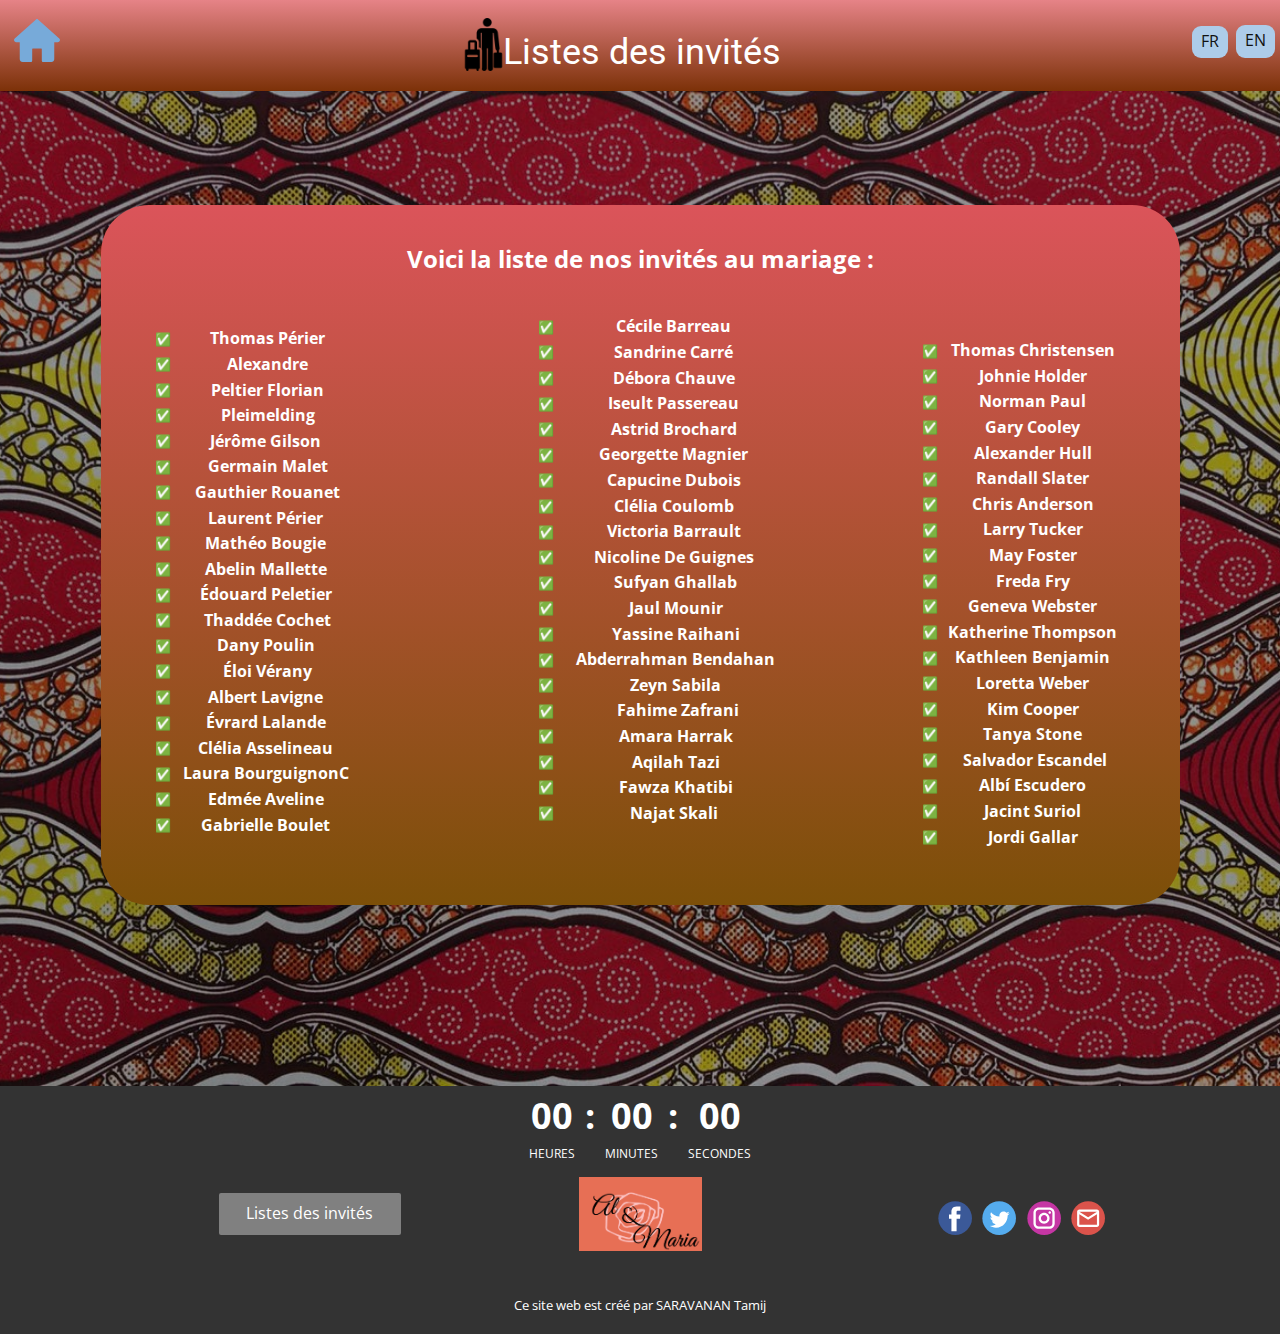
<file: Semestre 1/SAE 1.05 - Recueil de besoins - SARAVANAN Tamij/liste.html>
<!DOCTYPE html>
<html style="font-size: 16px;">
  <head>
    <meta name="viewport" content="width=device-width, initial-scale=1.0">
    <meta charset="utf-8">
    <meta name="keywords" content="INTUITIVE">
    <meta name="description" content="">
    <meta name="page_type" content="np-template-header-footer-from-plugin">
    <title>liste des invités</title>
    <link rel="stylesheet" href="niceliste.css" media="screen">
<link rel="stylesheet" href="liste.css" media="screen">
    <script class="u-script" type="text/javascript" src="liste.js" defer=""></script>
    <script class="u-script" type="text/javascript" src="niceliste.js" defer=""></script>
    <meta name="generator" content="Nicepage 4.3.0, nicepage.com">
    <link id="u-theme-google-font" rel="stylesheet" href="https://fonts.googleapis.com/css?family=Roboto:100,100i,300,300i,400,400i,500,500i,700,700i,900,900i|Open+Sans:300,300i,400,400i,600,600i,700,700i,800,800i">
    
    
    <script type="application/ld+json">{
		"@context": "http://schema.org",
		"@type": "Organization",
		"name": "",
		"logo": "images/Capturedecran2021-12-29a18.46.27.png",
		"sameAs": [
				"https://facebook.com",
				"https://twitter.com",
				"https://instagram.com",
				"mailto:al&maria@gmail.com"
		]
}</script>
    <meta name="theme-color" content="#478ac9">
    <meta name="twitter:site" content="@">
    <meta name="twitter:card" content="summary_large_image">
    <meta name="twitter:title" content="liste des invités">
    <meta name="twitter:description" content="">
    <meta property="og:title" content="liste des invités">
    <meta property="og:type" content="website">
  </head>
  <body class="u-body"><header class="u-align-right u-clearfix u-gradient u-header u-sticky u-sticky-6f91 u-valign-middle-lg u-header" id="sec-88ec"><div class="u-clearfix u-sheet u-valign-middle-sm u-sheet-1">
        <img class="u-image u-image-default u-preserve-proportions u-image-1" src="images/pngegg1.png" alt="" data-image-width="512" data-image-height="512" data-href="liste.html">
        <div class="u-shape u-shape-svg u-text-palette-1-light-1 u-shape-1" data-href="Accueil-.html" data-page-id="793000663">
          <svg class="u-svg-link" preserveAspectRatio="none" viewBox="0 0 160 160" style=""><use xmlns:xlink="http://www.w3.org/1999/xlink" xlink:href="#svg-5828"></use></svg>
          <svg class="u-svg-content" viewBox="0 0 160 160" x="0px" y="0px" id="svg-5828"><path d="M157.5,72.3l-74-70.9c-1.9-1.9-5-1.9-6.9,0l-74.1,71C0.9,74,0,76.1,0,78.3c0,4.6,3.7,8.3,8.3,8.3H20V150c0,5.5,4.5,10,10,10
	h28.3c2.8,0,5-2.2,5-5v-43.3c0-0.9,0.7-1.7,1.7-1.7h30c0.9,0,1.7,0.8,1.7,1.7V155c0,2.8,2.2,5,5,5H130c5.5,0,10-4.5,10-10V86.7h11.7
	c4.6,0,8.3-3.7,8.3-8.3C160,76.1,159.1,74,157.5,72.3z"></path></svg>
        </div>
        <a href="guest.html" class="u-border-none u-btn u-btn-round u-button-style u-palette-1-light-2 u-radius-9 u-btn-1">EN</a>
        <a href="liste.html" class="u-border-none u-btn u-btn-round u-button-style u-palette-1-light-2 u-radius-9 u-btn-2">FR</a>
        <h3 class="u-headline u-text u-text-body-alt-color u-text-1">
          <a href="liste.html">Listes des invités<br>
          </a>
        </h3>
      </div></header>
    <section class="u-align-left u-clearfix u-image u-shading u-section-1" src="" data-image-width="1600" data-image-height="900" id="sec-84e7">
      <div class="u-clearfix u-sheet u-sheet-1">
        <div class="u-container-style u-expanded-width-sm u-expanded-width-xs u-gradient u-group u-radius-48 u-shape-round u-group-1">
          <div class="u-container-layout u-container-layout-1">
            <p class="u-align-center u-text u-text-body-alt-color u-text-1">Voici la liste de nos invités au mariage :</p>
            <ul class="u-align-center u-custom-list u-text u-text-body-alt-color u-text-2">
              <li>
                <div class="u-list-icon">
                  <div xmlns="http://www.w3.org/2000/svg" xmlns:xlink="http://www.w3.org/1999/xlink" version="1.1" xml:space="preserve" class="u-svg-content">✅</div>
                </div>Cécile
Barreau&nbsp;
              </li>
              <li>
                <div class="u-list-icon">
                  <div xmlns="http://www.w3.org/2000/svg" xmlns:xlink="http://www.w3.org/1999/xlink" version="1.1" xml:space="preserve" class="u-svg-content">✅</div>
                </div>Sandrine
Carré&nbsp;
              </li>
              <li>
                <div class="u-list-icon">
                  <div xmlns="http://www.w3.org/2000/svg" xmlns:xlink="http://www.w3.org/1999/xlink" version="1.1" xml:space="preserve" class="u-svg-content">✅</div>
                </div>Débora
Chauve&nbsp;
              </li>
              <li>
                <div class="u-list-icon">
                  <div xmlns="http://www.w3.org/2000/svg" xmlns:xlink="http://www.w3.org/1999/xlink" version="1.1" xml:space="preserve" class="u-svg-content">✅</div>
                </div>Iseult
Passereau&nbsp;
              </li>
              <li>
                <div class="u-list-icon">
                  <div xmlns="http://www.w3.org/2000/svg" xmlns:xlink="http://www.w3.org/1999/xlink" version="1.1" xml:space="preserve" class="u-svg-content">✅</div>
                </div>Astrid
Brochard&nbsp;
              </li>
              <li>
                <div class="u-list-icon">
                  <div xmlns="http://www.w3.org/2000/svg" xmlns:xlink="http://www.w3.org/1999/xlink" version="1.1" xml:space="preserve" class="u-svg-content">✅</div>
                </div>Georgette
Magnier&nbsp;
              </li>
              <li>
                <div class="u-list-icon">
                  <div xmlns="http://www.w3.org/2000/svg" xmlns:xlink="http://www.w3.org/1999/xlink" version="1.1" xml:space="preserve" class="u-svg-content">✅</div>
                </div>Capucine
Dubois&nbsp;
              </li>
              <li>
                <div class="u-list-icon">
                  <div xmlns="http://www.w3.org/2000/svg" xmlns:xlink="http://www.w3.org/1999/xlink" version="1.1" xml:space="preserve" class="u-svg-content">✅</div>
                </div>Clélia
Coulomb&nbsp;
              </li>
              <li>
                <div class="u-list-icon">
                  <div xmlns="http://www.w3.org/2000/svg" xmlns:xlink="http://www.w3.org/1999/xlink" version="1.1" xml:space="preserve" class="u-svg-content">✅</div>
                </div>Victoria
Barrault&nbsp;
              </li>
              <li>
                <div class="u-list-icon">
                  <div xmlns="http://www.w3.org/2000/svg" xmlns:xlink="http://www.w3.org/1999/xlink" version="1.1" xml:space="preserve" class="u-svg-content">✅</div>
                </div>Nicoline
De Guignes&nbsp;
              </li>
              <li>
                <div class="u-list-icon">
                  <div xmlns="http://www.w3.org/2000/svg" xmlns:xlink="http://www.w3.org/1999/xlink" version="1.1" xml:space="preserve" class="u-svg-content">✅</div>
                </div>Sufyan
Ghallab<br>
              </li>
              <li>
                <div class="u-list-icon">
                  <div xmlns="http://www.w3.org/2000/svg" xmlns:xlink="http://www.w3.org/1999/xlink" version="1.1" xml:space="preserve" class="u-svg-content">✅</div>
                </div> Jaul Mounir<br>
              </li>
              <li>
                <div class="u-list-icon">
                  <div xmlns="http://www.w3.org/2000/svg" xmlns:xlink="http://www.w3.org/1999/xlink" version="1.1" xml:space="preserve" class="u-svg-content">✅</div>
                </div>Yassine Raihani
              </li>
              <li>
                <div class="u-list-icon">
                  <div xmlns="http://www.w3.org/2000/svg" xmlns:xlink="http://www.w3.org/1999/xlink" version="1.1" xml:space="preserve" class="u-svg-content">✅</div>
                </div>Abderrahman Bendahan
              </li>
              <li>
                <div class="u-list-icon">
                  <div xmlns="http://www.w3.org/2000/svg" xmlns:xlink="http://www.w3.org/1999/xlink" version="1.1" xml:space="preserve" class="u-svg-content">✅</div>
                </div>Zeyn Sabila
              </li>
              <li>
                <div class="u-list-icon">
                  <div xmlns="http://www.w3.org/2000/svg" xmlns:xlink="http://www.w3.org/1999/xlink" version="1.1" xml:space="preserve" class="u-svg-content">✅</div>
                </div>&nbsp;Fahime
Zafrani
              </li>
              <li>
                <div class="u-list-icon">
                  <div xmlns="http://www.w3.org/2000/svg" xmlns:xlink="http://www.w3.org/1999/xlink" version="1.1" xml:space="preserve" class="u-svg-content">✅</div>
                </div>Amara Harrak
              </li>
              <li>
                <div class="u-list-icon">
                  <div xmlns="http://www.w3.org/2000/svg" xmlns:xlink="http://www.w3.org/1999/xlink" version="1.1" xml:space="preserve" class="u-svg-content">✅</div>
                </div>Aqilah Tazi
              </li>
              <li>
                <div class="u-list-icon">
                  <div xmlns="http://www.w3.org/2000/svg" xmlns:xlink="http://www.w3.org/1999/xlink" version="1.1" xml:space="preserve" class="u-svg-content">✅</div>
                </div>Fawza Khatibi
              </li>
              <li>
                <div class="u-list-icon">
                  <div xmlns="http://www.w3.org/2000/svg" xmlns:xlink="http://www.w3.org/1999/xlink" version="1.1" xml:space="preserve" class="u-svg-content">✅</div>
                </div>Najat
Skali&nbsp;
              </li>
            </ul>
            <ul class="u-align-center u-custom-list u-text u-text-body-alt-color u-text-3">
              <li>
                <div class="u-list-icon">
                  <div xmlns="http://www.w3.org/2000/svg" xmlns:xlink="http://www.w3.org/1999/xlink" version="1.1" xml:space="preserve" class="u-svg-content">✅</div>
                </div>Thomas
Périer
              </li>
              <li>
                <div class="u-list-icon">
                  <div xmlns="http://www.w3.org/2000/svg" xmlns:xlink="http://www.w3.org/1999/xlink" version="1.1" xml:space="preserve" class="u-svg-content">✅</div>
                </div>Alexandre
              </li>
              <li>
                <div class="u-list-icon">
                  <div xmlns="http://www.w3.org/2000/svg" xmlns:xlink="http://www.w3.org/1999/xlink" version="1.1" xml:space="preserve" class="u-svg-content">✅</div>
                </div>Peltier
Florian
              </li>
              <li>
                <div class="u-list-icon">
                  <div xmlns="http://www.w3.org/2000/svg" xmlns:xlink="http://www.w3.org/1999/xlink" version="1.1" xml:space="preserve" class="u-svg-content">✅</div>
                </div>Pleimelding
              </li>
              <li>
                <div class="u-list-icon">
                  <div xmlns="http://www.w3.org/2000/svg" xmlns:xlink="http://www.w3.org/1999/xlink" version="1.1" xml:space="preserve" class="u-svg-content">✅</div>
                </div>Jérôme
Gilson&nbsp;
              </li>
              <li>
                <div class="u-list-icon">
                  <div xmlns="http://www.w3.org/2000/svg" xmlns:xlink="http://www.w3.org/1999/xlink" version="1.1" xml:space="preserve" class="u-svg-content">✅</div>
                </div>Germain
Malet
              </li>
              <li>
                <div class="u-list-icon">
                  <div xmlns="http://www.w3.org/2000/svg" xmlns:xlink="http://www.w3.org/1999/xlink" version="1.1" xml:space="preserve" class="u-svg-content">✅</div>
                </div>Gauthier Rouanet
              </li>
              <li>
                <div class="u-list-icon">
                  <div xmlns="http://www.w3.org/2000/svg" xmlns:xlink="http://www.w3.org/1999/xlink" version="1.1" xml:space="preserve" class="u-svg-content">✅</div>
                </div>Laurent
Périer&nbsp;
              </li>
              <li>
                <div class="u-list-icon">
                  <div xmlns="http://www.w3.org/2000/svg" xmlns:xlink="http://www.w3.org/1999/xlink" version="1.1" xml:space="preserve" class="u-svg-content">✅</div>
                </div>Mathéo
Bougie&nbsp;
              </li>
              <li>
                <div class="u-list-icon">
                  <div xmlns="http://www.w3.org/2000/svg" xmlns:xlink="http://www.w3.org/1999/xlink" version="1.1" xml:space="preserve" class="u-svg-content">✅</div>
                </div>Abelin
Mallette&nbsp;
              </li>
              <li>
                <div class="u-list-icon">
                  <div xmlns="http://www.w3.org/2000/svg" xmlns:xlink="http://www.w3.org/1999/xlink" version="1.1" xml:space="preserve" class="u-svg-content">✅</div>
                </div>Édouard Peletier&nbsp;
              </li>
              <li>
                <div class="u-list-icon">
                  <div xmlns="http://www.w3.org/2000/svg" xmlns:xlink="http://www.w3.org/1999/xlink" version="1.1" xml:space="preserve" class="u-svg-content">✅</div>
                </div>Thaddée Cochet
              </li>
              <li>
                <div class="u-list-icon">
                  <div xmlns="http://www.w3.org/2000/svg" xmlns:xlink="http://www.w3.org/1999/xlink" version="1.1" xml:space="preserve" class="u-svg-content">✅</div>
                </div>Dany
Poulin&nbsp;
              </li>
              <li>
                <div class="u-list-icon">
                  <div xmlns="http://www.w3.org/2000/svg" xmlns:xlink="http://www.w3.org/1999/xlink" version="1.1" xml:space="preserve" class="u-svg-content">✅</div>
                </div>Éloi Vérany
              </li>
              <li>
                <div class="u-list-icon">
                  <div xmlns="http://www.w3.org/2000/svg" xmlns:xlink="http://www.w3.org/1999/xlink" version="1.1" xml:space="preserve" class="u-svg-content">✅</div>
                </div>Albert
Lavigne&nbsp;<br>
              </li>
              <li>
                <div class="u-list-icon">
                  <div xmlns="http://www.w3.org/2000/svg" xmlns:xlink="http://www.w3.org/1999/xlink" version="1.1" xml:space="preserve" class="u-svg-content">✅</div>
                </div>Évrard
Lalande&nbsp;<br>
              </li>
              <li>
                <div class="u-list-icon">
                  <div xmlns="http://www.w3.org/2000/svg" xmlns:xlink="http://www.w3.org/1999/xlink" version="1.1" xml:space="preserve" class="u-svg-content">✅</div>
                </div>Clélia
Asselineau&nbsp;<br>
              </li>
              <li>
                <div class="u-list-icon">
                  <div xmlns="http://www.w3.org/2000/svg" xmlns:xlink="http://www.w3.org/1999/xlink" version="1.1" xml:space="preserve" class="u-svg-content">✅</div>
                </div>Laura
BourguignonC&nbsp;<br>
              </li>
              <li>
                <div class="u-list-icon">
                  <div xmlns="http://www.w3.org/2000/svg" xmlns:xlink="http://www.w3.org/1999/xlink" version="1.1" xml:space="preserve" class="u-svg-content">✅</div>
                </div>Edmée
Aveline&nbsp;<br>
              </li>
              <li>
                <div class="u-list-icon">
                  <div xmlns="http://www.w3.org/2000/svg" xmlns:xlink="http://www.w3.org/1999/xlink" version="1.1" xml:space="preserve" class="u-svg-content">✅</div>
                </div>Gabrielle
Boulet&nbsp;<br>
              </li>
            </ul>
            <ul class="u-align-center u-custom-list u-text u-text-body-alt-color u-text-4">
              <li>
                <div class="u-list-icon">
                  <div xmlns="http://www.w3.org/2000/svg" xmlns:xlink="http://www.w3.org/1999/xlink" version="1.1" xml:space="preserve" class="u-svg-content">✅</div>
                </div>Thomas
Christensen&nbsp;
              </li>
              <li>
                <div class="u-list-icon">
                  <div xmlns="http://www.w3.org/2000/svg" xmlns:xlink="http://www.w3.org/1999/xlink" version="1.1" xml:space="preserve" class="u-svg-content">✅</div>
                </div>Johnie
Holder&nbsp;
              </li>
              <li>
                <div class="u-list-icon">
                  <div xmlns="http://www.w3.org/2000/svg" xmlns:xlink="http://www.w3.org/1999/xlink" version="1.1" xml:space="preserve" class="u-svg-content">✅</div>
                </div>Norman
Paul&nbsp;
              </li>
              <li>
                <div class="u-list-icon">
                  <div xmlns="http://www.w3.org/2000/svg" xmlns:xlink="http://www.w3.org/1999/xlink" version="1.1" xml:space="preserve" class="u-svg-content">✅</div>
                </div>Gary
Cooley&nbsp;
              </li>
              <li>
                <div class="u-list-icon">
                  <div xmlns="http://www.w3.org/2000/svg" xmlns:xlink="http://www.w3.org/1999/xlink" version="1.1" xml:space="preserve" class="u-svg-content">✅</div>
                </div>Alexander
Hull&nbsp;
              </li>
              <li>
                <div class="u-list-icon">
                  <div xmlns="http://www.w3.org/2000/svg" xmlns:xlink="http://www.w3.org/1999/xlink" version="1.1" xml:space="preserve" class="u-svg-content">✅</div>
                </div>Randall
Slater&nbsp;
              </li>
              <li>
                <div class="u-list-icon">
                  <div xmlns="http://www.w3.org/2000/svg" xmlns:xlink="http://www.w3.org/1999/xlink" version="1.1" xml:space="preserve" class="u-svg-content">✅</div>
                </div>Chris
Anderson&nbsp;
              </li>
              <li>
                <div class="u-list-icon">
                  <div xmlns="http://www.w3.org/2000/svg" xmlns:xlink="http://www.w3.org/1999/xlink" version="1.1" xml:space="preserve" class="u-svg-content">✅</div>
                </div>Larry
Tucker&nbsp;
              </li>
              <li>
                <div class="u-list-icon">
                  <div xmlns="http://www.w3.org/2000/svg" xmlns:xlink="http://www.w3.org/1999/xlink" version="1.1" xml:space="preserve" class="u-svg-content">✅</div>
                </div>May
Foster&nbsp;
              </li>
              <li>
                <div class="u-list-icon">
                  <div xmlns="http://www.w3.org/2000/svg" xmlns:xlink="http://www.w3.org/1999/xlink" version="1.1" xml:space="preserve" class="u-svg-content">✅</div>
                </div>Freda
Fry&nbsp;
              </li>
              <li>
                <div class="u-list-icon">
                  <div xmlns="http://www.w3.org/2000/svg" xmlns:xlink="http://www.w3.org/1999/xlink" version="1.1" xml:space="preserve" class="u-svg-content">✅</div>
                </div>Geneva
Webster&nbsp;
              </li>
              <li>
                <div class="u-list-icon">
                  <div xmlns="http://www.w3.org/2000/svg" xmlns:xlink="http://www.w3.org/1999/xlink" version="1.1" xml:space="preserve" class="u-svg-content">✅</div>
                </div>Katherine
Thompson&nbsp;
              </li>
              <li>
                <div class="u-list-icon">
                  <div xmlns="http://www.w3.org/2000/svg" xmlns:xlink="http://www.w3.org/1999/xlink" version="1.1" xml:space="preserve" class="u-svg-content">✅</div>
                </div>Kathleen
Benjamin&nbsp;
              </li>
              <li>
                <div class="u-list-icon">
                  <div xmlns="http://www.w3.org/2000/svg" xmlns:xlink="http://www.w3.org/1999/xlink" version="1.1" xml:space="preserve" class="u-svg-content">✅</div>
                </div>Loretta
Weber&nbsp;
              </li>
              <li>
                <div class="u-list-icon">
                  <div xmlns="http://www.w3.org/2000/svg" xmlns:xlink="http://www.w3.org/1999/xlink" version="1.1" xml:space="preserve" class="u-svg-content">✅</div>
                </div>Kim
Cooper&nbsp;
              </li>
              <li>
                <div class="u-list-icon">
                  <div xmlns="http://www.w3.org/2000/svg" xmlns:xlink="http://www.w3.org/1999/xlink" version="1.1" xml:space="preserve" class="u-svg-content">✅</div>
                </div>Tanya
Stone&nbsp;
              </li>
              <li>
                <div class="u-list-icon">
                  <div xmlns="http://www.w3.org/2000/svg" xmlns:xlink="http://www.w3.org/1999/xlink" version="1.1" xml:space="preserve" class="u-svg-content">✅</div>
                </div>Salvador
Escandel
              </li>
              <li>
                <div class="u-list-icon">
                  <div xmlns="http://www.w3.org/2000/svg" xmlns:xlink="http://www.w3.org/1999/xlink" version="1.1" xml:space="preserve" class="u-svg-content">✅</div>
                </div> Albí
Escudero&nbsp;
              </li>
              <li>
                <div class="u-list-icon">
                  <div xmlns="http://www.w3.org/2000/svg" xmlns:xlink="http://www.w3.org/1999/xlink" version="1.1" xml:space="preserve" class="u-svg-content">✅</div>
                </div>Jacint
Suriol&nbsp;
              </li>
              <li>
                <div class="u-list-icon">
                  <div xmlns="http://www.w3.org/2000/svg" xmlns:xlink="http://www.w3.org/1999/xlink" version="1.1" xml:space="preserve" class="u-svg-content">✅</div>
                </div>Jordi
Gallar&nbsp;<br>
              </li>
            </ul>
          </div>
        </div>
      </div>
    </section>
    
    
    <footer class="u-clearfix u-footer u-grey-80" id="sec-cdf2"><div class="u-clearfix u-sheet u-sheet-1">
        <div class="u-countdown u-countdown-1" data-timer-id="fc0f" data-type="to-date" data-target-date="Sat, 12 Mar 2022 13:00:50 GMT" data-for="everyone" data-direction="down" data-time-left="750m" data-target-number="100" data-start-time="Fri Dec 31 2021 18:04:52 GMT+0100 (CET)" data-frequency="1s" data-after-count="none" data-redirect-url="https://">
          <div class="u-countdown-wrapper u-spacing-20">
            <div class="u-countdown-item u-countdown-years u-hidden u-spacing-10 u-countdown-item-1">
              <div class="u-countdown-counter u-countdown-counter-1"><div class="u-countdown-number">0</div><div class="u-countdown-number u-hidden">0</div></div>
              <div class="u-countdown-label u-countdown-label-1">Years</div>
            </div>
            <div class="u-countdown-separator u-hidden u-countdown-separator-1">:</div>
            <div class="u-countdown-days u-countdown-item u-spacing-10 u-countdown-item-2">
              <div class="u-countdown-counter u-countdown-counter-2"><div class="u-countdown-number">5</div><div class="u-countdown-number">1</div><div class="u-countdown-number u-hidden">0</div></div>
              <div class="u-countdown-label u-countdown-label-2">Jours</div>
            </div>
            <div class="u-countdown-separator u-countdown-separator-2">:</div>
            <div class="u-countdown-hours u-countdown-item u-spacing-10 u-countdown-item-3">
              <div class="u-countdown-counter u-countdown-counter-3"><div class="u-countdown-number">1</div><div class="u-countdown-number">9</div></div>
              <div class="u-countdown-label u-countdown-label-3">Heures</div>
            </div>
            <div class="u-countdown-separator u-countdown-separator-3">:</div>
            <div class="u-countdown-item u-countdown-minutes u-spacing-10 u-countdown-item-4">
              <div class="u-countdown-counter u-countdown-counter-4"><div class="u-countdown-number">0</div><div class="u-countdown-number">9</div></div>
              <div class="u-countdown-label u-countdown-label-4">Minutes</div>
            </div>
            <div class="u-countdown-separator u-countdown-separator-4">:</div>
            <div class="u-countdown-item u-countdown-seconds u-spacing-10 u-countdown-item-5">
              <div class="u-countdown-counter u-countdown-counter-5"><div class="u-countdown-number">3</div><div class="u-countdown-number">6</div></div>
              <div class="u-countdown-label u-countdown-label-5">Secondes</div>
            </div>
            <div class="u-countdown-separator u-hidden u-countdown-separator-5">:</div>
            <div class="u-countdown-item u-countdown-numbers u-hidden u-spacing-10 u-countdown-item-6">
              <div class="u-countdown-counter u-countdown-counter-6"><div class="u-countdown-number">0</div><div class="u-countdown-number">0</div></div>
              <div class="u-countdown-label u-countdown-label-6">Items</div>
            </div>
          </div>
          <div class="u-countdown-message u-hidden">
            <p>Sorry, the time is up.</p>
          </div>
        </div>
        <a href="Accueil-.html" data-page-id="793000663" class="u-image u-logo u-image-1" data-image-width="1100" data-image-height="668" title="Accueil">
          <img src="images/Capturedecran2021-12-29a18.46.27.png" class="u-logo-image u-logo-image-1">
        </a>
        <a href="liste.html" class="u-border-none u-btn u-btn-round u-button-style u-grey-50 u-hover-palette-1-base u-radius-2 u-btn-1">Listes des invités</a>
        <div class="u-social-icons u-spacing-10 u-social-icons-1">
          <a class="u-social-url" title="facebook" target="_blank" href="https://facebook.com"><span class="u-icon u-social-facebook u-social-icon u-icon-1"><svg class="u-svg-link" preserveAspectRatio="xMidYMin slice" viewBox="0 0 112 112" style=""><use xmlns:xlink="http://www.w3.org/1999/xlink" xlink:href="#svg-a511"></use></svg><svg class="u-svg-content" viewBox="0 0 112 112" x="0" y="0" id="svg-a511"><circle fill="currentColor" cx="56.1" cy="56.1" r="55"></circle><path fill="#FFFFFF" d="M73.5,31.6h-9.1c-1.4,0-3.6,0.8-3.6,3.9v8.5h12.6L72,58.3H60.8v40.8H43.9V58.3h-8V43.9h8v-9.2
            c0-6.7,3.1-17,17-17h12.5v13.9H73.5z"></path></svg></span>
          </a>
          <a class="u-social-url" title="twitter" target="_blank" href="https://twitter.com"><span class="u-icon u-social-icon u-social-twitter u-icon-2"><svg class="u-svg-link" preserveAspectRatio="xMidYMin slice" viewBox="0 0 112 112" style=""><use xmlns:xlink="http://www.w3.org/1999/xlink" xlink:href="#svg-7c62"></use></svg><svg class="u-svg-content" viewBox="0 0 112 112" x="0" y="0" id="svg-7c62"><circle fill="currentColor" class="st0" cx="56.1" cy="56.1" r="55"></circle><path fill="#FFFFFF" d="M83.8,47.3c0,0.6,0,1.2,0,1.7c0,17.7-13.5,38.2-38.2,38.2C38,87.2,31,85,25,81.2c1,0.1,2.1,0.2,3.2,0.2
            c6.3,0,12.1-2.1,16.7-5.7c-5.9-0.1-10.8-4-12.5-9.3c0.8,0.2,1.7,0.2,2.5,0.2c1.2,0,2.4-0.2,3.5-0.5c-6.1-1.2-10.8-6.7-10.8-13.1
            c0-0.1,0-0.1,0-0.2c1.8,1,3.9,1.6,6.1,1.7c-3.6-2.4-6-6.5-6-11.2c0-2.5,0.7-4.8,1.8-6.7c6.6,8.1,16.5,13.5,27.6,14
            c-0.2-1-0.3-2-0.3-3.1c0-7.4,6-13.4,13.4-13.4c3.9,0,7.3,1.6,9.8,4.2c3.1-0.6,5.9-1.7,8.5-3.3c-1,3.1-3.1,5.8-5.9,7.4
            c2.7-0.3,5.3-1,7.7-2.1C88.7,43,86.4,45.4,83.8,47.3z"></path></svg></span>
          </a>
          <a class="u-social-url" title="instagram" target="_blank" href="https://instagram.com"><span class="u-icon u-social-icon u-social-instagram u-icon-3"><svg class="u-svg-link" preserveAspectRatio="xMidYMin slice" viewBox="0 0 112 112" style=""><use xmlns:xlink="http://www.w3.org/1999/xlink" xlink:href="#svg-802d"></use></svg><svg class="u-svg-content" viewBox="0 0 112 112" x="0" y="0" id="svg-802d"><circle fill="currentColor" cx="56.1" cy="56.1" r="55"></circle><path fill="#FFFFFF" d="M55.9,38.2c-9.9,0-17.9,8-17.9,17.9C38,66,46,74,55.9,74c9.9,0,17.9-8,17.9-17.9C73.8,46.2,65.8,38.2,55.9,38.2
            z M55.9,66.4c-5.7,0-10.3-4.6-10.3-10.3c-0.1-5.7,4.6-10.3,10.3-10.3c5.7,0,10.3,4.6,10.3,10.3C66.2,61.8,61.6,66.4,55.9,66.4z"></path><path fill="#FFFFFF" d="M74.3,33.5c-2.3,0-4.2,1.9-4.2,4.2s1.9,4.2,4.2,4.2s4.2-1.9,4.2-4.2S76.6,33.5,74.3,33.5z"></path><path fill="#FFFFFF" d="M73.1,21.3H38.6c-9.7,0-17.5,7.9-17.5,17.5v34.5c0,9.7,7.9,17.6,17.5,17.6h34.5c9.7,0,17.5-7.9,17.5-17.5V38.8
            C90.6,29.1,82.7,21.3,73.1,21.3z M83,73.3c0,5.5-4.5,9.9-9.9,9.9H38.6c-5.5,0-9.9-4.5-9.9-9.9V38.8c0-5.5,4.5-9.9,9.9-9.9h34.5
            c5.5,0,9.9,4.5,9.9,9.9V73.3z"></path></svg></span>
          </a>
          <a class="u-social-url" target="_blank" data-type="Email" title="Email" href="mailto:al&amp;maria@gmail.com"><span class="u-icon u-social-email u-social-icon u-icon-4"><svg class="u-svg-link" preserveAspectRatio="xMidYMin slice" viewBox="0 0 112 112" style=""><use xmlns:xlink="http://www.w3.org/1999/xlink" xlink:href="#svg-6f9b"></use></svg><svg class="u-svg-content" viewBox="0 0 112 112" x="0" y="0" id="svg-6f9b"><circle fill="currentColor" cx="56.1" cy="56.1" r="55"></circle><path id="path3864" fill="#FFFFFF" d="M27.2,28h57.6c4,0,7.2,3.2,7.2,7.2l0,0v42.7c0,3.9-3.2,7.2-7.2,7.2l0,0H27.2
	c-4,0-7.2-3.2-7.2-7.2V35.2C20,31.1,23.2,28,27.2,28 M56,52.9l28.8-17.8H27.2L56,52.9 M27.2,77.7h57.6V43.5L56,61.3L27.2,43.5V77.7z
	"></path></svg></span>
          </a>
        </div>
      </div></footer>
        <section class="u-backlink u-clearfix u-grey-80">
        <span>Ce site web est créé par SARAVANAN Tamij</span>
    </section>
  </body>
</html>
</file>
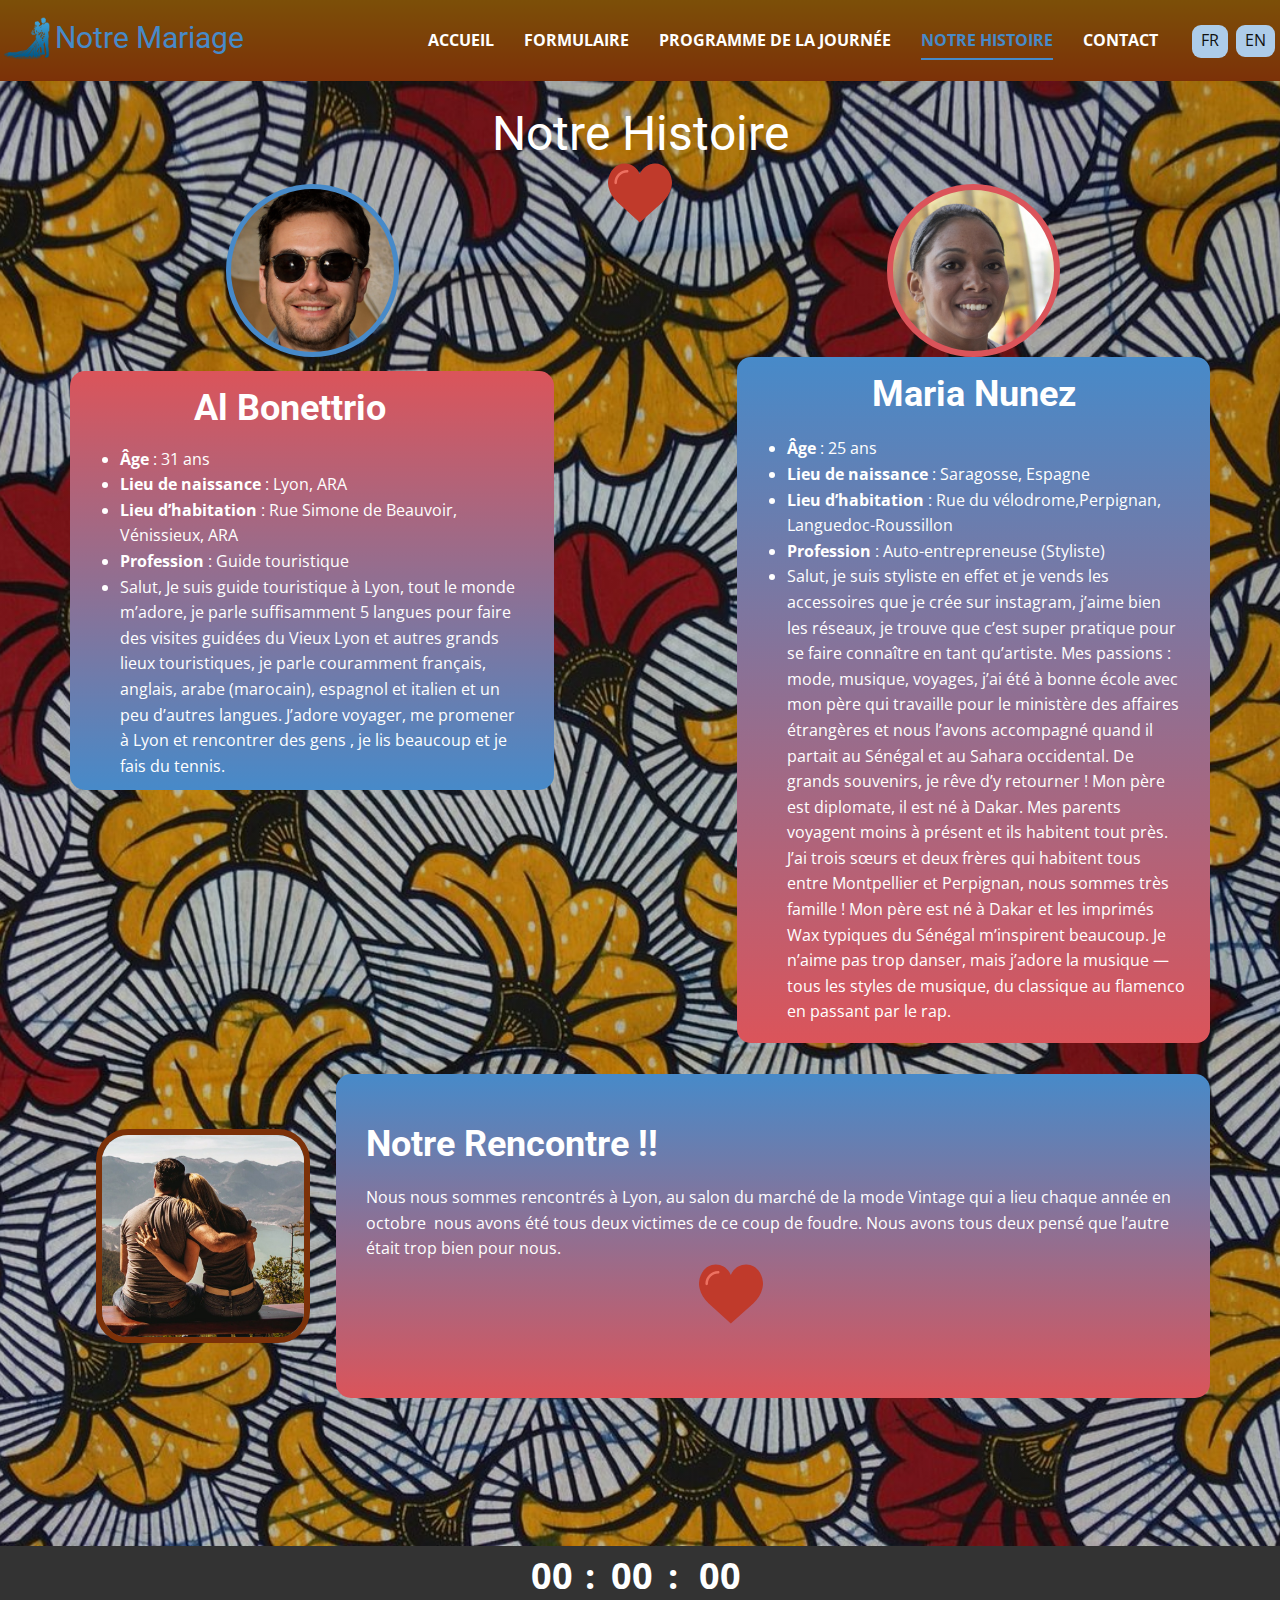
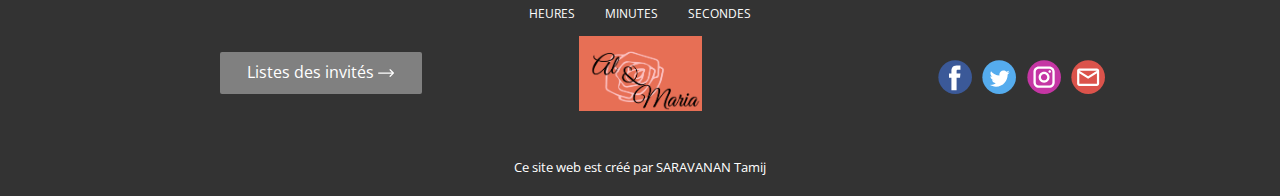
<file: Semestre 1/SAE 1.05 - Recueil de besoins - SARAVANAN Tamij/Notre-Histoire.html>
<!DOCTYPE html>
<html style="font-size: 16px;">
  <head>
    <meta name="viewport" content="width=device-width, initial-scale=1.0">
    <meta charset="utf-8">
    <meta name="keywords" content="Sample Headline">
    <meta name="description" content="">
    <meta name="page_type" content="np-template-header-footer-from-plugin">
    <title>Notre Histoire</title>
    <link rel="stylesheet" href="page.css" media="screen">
<link rel="stylesheet" href="Notre-Histoire.css" media="screen">
    <script class="u-script" type="text/javascript" src="jquery.js" defer=""></script>
    <script class="u-script" type="text/javascript" src="page.js" defer=""></script>
    <meta name="generator" content="Nicepage 4.3.0, nicepage.com">
    <link id="u-theme-google-font" rel="stylesheet" href="https://fonts.googleapis.com/css?family=Roboto:100,100i,300,300i,400,400i,500,500i,700,700i,900,900i|Open+Sans:300,300i,400,400i,600,600i,700,700i,800,800i">
    
    
    <script type="application/ld+json">{
		"@context": "http://schema.org",
		"@type": "Organization",
		"name": "",
		"logo": "images/pngegg.png",
		"sameAs": [
				"https://facebook.com",
				"https://twitter.com",
				"https://instagram.com",
				"mailto:al&maria@gmail.com"
		]
}</script>
    <meta name="theme-color" content="#478ac9">
    <meta name="twitter:site" content="@">
    <meta name="twitter:card" content="summary_large_image">
    <meta name="twitter:title" content="Notre Histoire">
    <meta name="twitter:description" content="">
    <meta property="og:title" content="Notre Histoire">
    <meta property="og:type" content="website">
  </head>
  <body class="u-body"><header class="u-align-right u-clearfix u-gradient u-header u-valign-middle-lg u-header" id="sec-88ec"><div class="u-clearfix u-sheet u-sheet-1">
        <a href="Accueil-.html" data-page-id="793000663" class="u-image u-logo u-image-1" data-image-width="505" data-image-height="503" title="Accueil">
          <img src="images/pngegg.png" class="u-logo-image u-logo-image-1">
        </a>
        <h3 class="u-headline u-hidden-xs u-text u-text-palette-1-base u-text-1">
          <a href="Accueil-.html">Notre Mariage</a>
        </h3>
        <nav class="u-align-left u-menu u-menu-dropdown u-offcanvas u-menu-1" data-responsive-from="MD">
          <div class="menu-collapse" style="font-size: 0.75rem; letter-spacing: 0px; font-weight: 700; text-transform: uppercase;">
            <a class="u-button-style u-custom-active-border-color u-custom-border u-custom-border-color u-custom-borders u-custom-color u-custom-hover-border-color u-custom-left-right-menu-spacing u-custom-padding-bottom u-custom-text-active-color u-custom-text-color u-custom-text-hover-color u-custom-top-bottom-menu-spacing u-nav-link u-text-palette-1-light-3" href="#" style="font-size: calc(1em + 8px);">
              <svg class="u-svg-link" preserveAspectRatio="xMidYMin slice" viewBox="0 0 302 302" style=""><use xmlns:xlink="http://www.w3.org/1999/xlink" xlink:href="#svg-8a8f"></use></svg>
              <svg xmlns="http://www.w3.org/2000/svg" xmlns:xlink="http://www.w3.org/1999/xlink" version="1.1" id="svg-8a8f" x="0px" y="0px" viewBox="0 0 302 302" style="enable-background:new 0 0 302 302;" xml:space="preserve" class="u-svg-content"><g><rect y="36" width="302" height="30"></rect><rect y="236" width="302" height="30"></rect><rect y="136" width="302" height="30"></rect>
</g><g></g><g></g><g></g><g></g><g></g><g></g><g></g><g></g><g></g><g></g><g></g><g></g><g></g><g></g><g></g></svg>
              <span> Menu</span>
            </a>
          </div>
          <div class="u-custom-menu u-nav-container">
            <ul class="u-nav u-spacing-30 u-unstyled u-nav-1"><li class="u-nav-item"><a class="u-border-2 u-border-active-palette-1-base u-border-hover-palette-1-base u-border-no-left u-border-no-right u-border-no-top u-button-style u-nav-link u-text-active-palette-1-base u-text-body-alt-color u-text-hover-palette-4-base" href="Accueil-.html" style="padding: 10px 0px;">Accueil </a>
</li><li class="u-nav-item"><a class="u-border-2 u-border-active-palette-1-base u-border-hover-palette-1-base u-border-no-left u-border-no-right u-border-no-top u-button-style u-nav-link u-text-active-palette-1-base u-text-body-alt-color u-text-hover-palette-4-base" href="Formulaire.html" style="padding: 10px 0px;">Formulaire</a>
</li><li class="u-nav-item"><a class="u-border-2 u-border-active-palette-1-base u-border-hover-palette-1-base u-border-no-left u-border-no-right u-border-no-top u-button-style u-nav-link u-text-active-palette-1-base u-text-body-alt-color u-text-hover-palette-4-base" href="Programme.html" style="padding: 10px 0px;">Programme de la journée</a>
</li><li class="u-nav-item"><a class="u-border-2 u-border-active-palette-1-base u-border-hover-palette-1-base u-border-no-left u-border-no-right u-border-no-top u-button-style u-nav-link u-text-active-palette-1-base u-text-body-alt-color u-text-hover-palette-4-base" href="Notre-Histoire.html" style="padding: 10px 0px;">Notre Histoire</a>
</li><li class="u-nav-item"><a class="u-border-2 u-border-active-palette-1-base u-border-hover-palette-1-base u-border-no-left u-border-no-right u-border-no-top u-button-style u-nav-link u-text-active-palette-1-base u-text-body-alt-color u-text-hover-palette-4-base" href="Contact.html" style="padding: 10px 0px;">Contact</a>
</li></ul>
          </div>
          <div class="u-custom-menu u-nav-container-collapse">
            <div class="u-align-center u-container-style u-custom-color-2 u-inner-container-layout u-opacity u-opacity-90 u-sidenav">
              <div class="u-inner-container-layout u-sidenav-overflow">
                <div class="u-menu-close"></div>
                <ul class="u-align-center u-nav u-popupmenu-items u-text-active-palette-4-base u-text-hover-palette-2-base u-unstyled u-nav-2"><li class="u-nav-item"><a class="u-button-style u-nav-link" href="Accueil-.html" style="padding: 10px 0px;">Accueil </a>
</li><li class="u-nav-item"><a class="u-button-style u-nav-link" href="Formulaire.html" style="padding: 10px 0px;">Formulaire</a>
</li><li class="u-nav-item"><a class="u-button-style u-nav-link" href="Programme.html" style="padding: 10px 0px;">Programme de la journée</a>
</li><li class="u-nav-item"><a class="u-button-style u-nav-link" href="Notre-Histoire.html" style="padding: 10px 0px;">Notre Histoire</a>
</li><li class="u-nav-item"><a class="u-button-style u-nav-link" href="Contact.html" style="padding: 10px 0px;">Contact</a>
</li></ul>
              </div>
            </div>
            <div class="u-menu-overlay u-opacity u-opacity-70 u-white"></div>
          </div>
        </nav>
        <a href="Our-story.html" data-page-id="793000663" class="u-border-none u-btn u-btn-round u-button-style u-palette-1-light-2 u-radius-9 u-btn-1">EN</a>
        <a href="Notre-Histoire.html" data-page-id="793000663" class="u-border-none u-btn u-btn-round u-button-style u-palette-1-light-2 u-radius-9 u-btn-2">FR</a>
      </div></header>
    <section class="u-align-center u-clearfix u-image u-shading u-section-1" src="" id="sec-c6c1" data-image-width="1600" data-image-height="1200">
      <div class="u-clearfix u-sheet u-sheet-1">
        <h1 class="u-text u-text-default u-text-1">Notre Histoire</h1><span class="u-icon u-icon-circle u-icon-1"><svg class="u-svg-link" preserveAspectRatio="xMidYMin slice" viewBox="0 0 50 50" style=""><use xmlns:xlink="http://www.w3.org/1999/xlink" xlink:href="#svg-7669"></use></svg><svg class="u-svg-content" viewBox="0 0 50 50" x="0px" y="0px" id="svg-7669" style="enable-background:new 0 0 50 50;"><path style="fill:#C03A2B;" d="M24.85,10.126c2.018-4.783,6.628-8.125,11.99-8.125c7.223,0,12.425,6.179,13.079,13.543
	c0,0,0.353,1.828-0.424,5.119c-1.058,4.482-3.545,8.464-6.898,11.503L24.85,48L7.402,32.165c-3.353-3.038-5.84-7.021-6.898-11.503
	c-0.777-3.291-0.424-5.119-0.424-5.119C0.734,8.179,5.936,2,13.159,2C18.522,2,22.832,5.343,24.85,10.126z"></path><path style="fill:#ED7161;" d="M6,18.078c-0.553,0-1-0.447-1-1c0-5.514,4.486-10,10-10c0.553,0,1,0.447,1,1s-0.447,1-1,1
	c-4.411,0-8,3.589-8,8C7,17.631,6.553,18.078,6,18.078z"></path></svg></span>
        <div alt="" class="u-border-6 u-border-palette-2-base u-image u-image-circle u-image-1" src="" data-image-width="484" data-image-height="484"></div>
        <div alt="" class="u-border-5 u-border-palette-1-base u-image u-image-circle u-image-2" src="" data-image-width="483" data-image-height="479"></div>
        <div class="u-clearfix u-expanded-width-xs u-gutter-0 u-layout-wrap u-layout-wrap-1">
          <div class="u-layout">
            <div class="u-layout-row">
              <div class="u-align-left u-container-style u-gradient u-layout-cell u-radius-14 u-right-cell u-shape-round u-size-60 u-layout-cell-1">
                <div class="u-container-layout u-valign-top u-container-layout-1">
                  <h2 class="u-text u-text-body-alt-color u-text-default-lg u-text-default-xl u-text-2">Maria Nunez</h2>
                  <ul class="u-text u-text-body-alt-color u-text-3">
                    <li>
                      <span style="font-weight: 700;">Âge</span> : 25 ans
                    </li>
                    <li>
                      <span style="font-weight: 700;">Lieu de naissance</span> : Saragosse, Espagne
                    </li>
                    <li>
                      <span style="font-weight: 700;">Lieu d’habitation</span> : Rue du vélodrome,Perpignan, Languedoc-Roussillon
                    </li>
                    <li>
                      <span style="font-weight: 700;">Profession</span> : Auto-entrepreneuse (Styliste)
                    </li>
                    <li>Salut,
je suis styliste en effet et je
vends les accessoires que je crée sur instagram, j’aime bien les
réseaux, je trouve que c’est super pratique pour se faire
connaître en tant qu’artiste. Mes passions : mode, musique,
voyages, j’ai été à bonne école avec mon père qui travaille
pour le ministère des affaires étrangères et nous l’avons
accompagné quand il partait au Sénégal et au Sahara occidental. De
grands souvenirs, je rêve d’y retourner !&nbsp;Mon père est
diplomate, il est né à Dakar. Mes parents voyagent moins à présent
et ils habitent tout près. J’ai trois sœurs et deux frères qui
habitent tous entre Montpellier et Perpignan, nous sommes très
famille ! Mon père est né à Dakar et les imprimés Wax typiques du
Sénégal m’inspirent beaucoup. Je n’aime pas trop danser, mais
j’adore la musique — tous les styles de musique, du classique au
flamenco en passant par le rap.&nbsp;</li>
                  </ul>
                </div>
              </div>
            </div>
          </div>
        </div>
        <div class="u-clearfix u-expanded-width-xs u-gutter-0 u-layout-wrap u-layout-wrap-2">
          <div class="u-layout">
            <div class="u-layout-row">
              <div class="u-align-left u-container-style u-gradient u-layout-cell u-radius-15 u-right-cell u-shape-round u-size-60 u-layout-cell-2">
                <div class="u-container-layout u-valign-top-lg u-container-layout-2">
                  <h2 class="u-text u-text-body-alt-color u-text-default u-text-4">Al<span style="font-weight: 700;"></span> Bonettrio
                  </h2>
                  <ul class="u-text u-text-body-alt-color u-text-5">
                    <li>
                      <span style="font-weight: 700;">Âge</span> : 31 ans
                    </li>
                    <li>
                      <span style="font-weight: 700;">Lieu de naissance </span>: Lyon, ARA
                    </li>
                    <li>
                      <span style="font-weight: 700;">Lieu d’habitation</span> : Rue Simone de Beauvoir, Vénissieux, ARA
                    </li>
                    <li>
                      <span style="font-weight: 700;">Profession </span>: Guide touristique
                    </li>
                    <li>Salut, Je suis guide touristique à Lyon, tout le monde m’adore, je parle suffisamment 5 langues pour faire des visites guidées du Vieux Lyon et autres grands lieux touristiques, je parle couramment français,
anglais, arabe (marocain), espagnol et italien et un peu d’autres
langues. J’adore&nbsp;voyager, me promener à Lyon et
rencontrer des gens&nbsp;, je lis beaucoup et je fais du tennis.&nbsp;</li>
                  </ul>
                </div>
              </div>
            </div>
          </div>
        </div>
        <div class="u-clearfix u-expanded-width-lg u-expanded-width-md u-expanded-width-xl u-expanded-width-xs u-gutter-0 u-layout-wrap u-layout-wrap-3">
          <div class="u-layout">
            <div class="u-layout-row">
              <div class="u-align-center u-container-style u-layout-cell u-left-cell u-shape-rectangle u-size-14-lg u-size-14-xl u-size-20-md u-size-20-sm u-size-20-xs u-layout-cell-3">
                <div class="u-container-layout u-valign-middle-sm u-container-layout-3">
                  <img alt="" class="u-border-6 u-border-custom-color-2 u-image u-image-round u-radius-32 u-image-3" src="images/meilleurs-sites-rencontre-gratuits-2020.jpg" data-image-width="1200" data-image-height="630">
                </div>
              </div>
              <div class="u-align-left u-container-style u-gradient u-layout-cell u-radius-15 u-right-cell u-shape-round u-size-40-md u-size-40-sm u-size-40-xs u-size-46-lg u-size-46-xl u-layout-cell-4">
                <div class="u-container-layout u-valign-bottom-sm u-valign-bottom-xs u-container-layout-4">
                  <h2 class="u-text u-text-body-alt-color u-text-default-lg u-text-default-md u-text-default-xl u-text-6">Notre Rencontre !!</h2>
                  <p class="u-text u-text-body-alt-color u-text-7">Nous nous sommes rencontrés à
Lyon, au salon du marché de la mode Vintage qui a lieu chaque année
en octobre&nbsp;&nbsp;nous avons été tous deux victimes de ce coup de foudre. Nous avons tous deux pensé que l’autre était trop bien pour nous.&nbsp;</p><span class="u-icon u-icon-circle u-icon-2"><svg class="u-svg-link" preserveAspectRatio="xMidYMin slice" viewBox="0 0 50 50" style=""><use xmlns:xlink="http://www.w3.org/1999/xlink" xlink:href="#svg-2d34"></use></svg><svg class="u-svg-content" viewBox="0 0 50 50" x="0px" y="0px" id="svg-2d34" style="enable-background:new 0 0 50 50;"><path style="fill:#C03A2B;" d="M24.85,10.126c2.018-4.783,6.628-8.125,11.99-8.125c7.223,0,12.425,6.179,13.079,13.543
	c0,0,0.353,1.828-0.424,5.119c-1.058,4.482-3.545,8.464-6.898,11.503L24.85,48L7.402,32.165c-3.353-3.038-5.84-7.021-6.898-11.503
	c-0.777-3.291-0.424-5.119-0.424-5.119C0.734,8.179,5.936,2,13.159,2C18.522,2,22.832,5.343,24.85,10.126z"></path><path style="fill:#ED7161;" d="M6,18.078c-0.553,0-1-0.447-1-1c0-5.514,4.486-10,10-10c0.553,0,1,0.447,1,1s-0.447,1-1,1
	c-4.411,0-8,3.589-8,8C7,17.631,6.553,18.078,6,18.078z"></path></svg></span>
                </div>
              </div>
            </div>
          </div>
        </div>
      </div>
    </section>
    
    
    <footer class="u-clearfix u-footer u-grey-80" id="sec-cdf2"><div class="u-clearfix u-sheet u-sheet-1">
        <div class="u-countdown u-countdown-1" data-timer-id="fc0f" data-type="to-date" data-target-date="Sat, 12 Mar 2022 13:00:50 GMT" data-for="everyone" data-direction="down" data-time-left="750m" data-target-number="100" data-start-time="Fri Dec 31 2021 18:04:52 GMT+0100 (CET)" data-frequency="1s" data-after-count="none" data-redirect-url="https://">
          <div class="u-countdown-wrapper u-spacing-20">
            <div class="u-countdown-item u-countdown-years u-hidden u-spacing-10 u-countdown-item-1">
              <div class="u-countdown-counter u-countdown-counter-1"><div class="u-countdown-number">0</div><div class="u-countdown-number u-hidden">0</div></div>
              <div class="u-countdown-label u-countdown-label-1">Years</div>
            </div>
            <div class="u-countdown-separator u-hidden u-countdown-separator-1">:</div>
            <div class="u-countdown-days u-countdown-item u-spacing-10 u-countdown-item-2">
              <div class="u-countdown-counter u-countdown-counter-2"><div class="u-countdown-number">5</div><div class="u-countdown-number">1</div><div class="u-countdown-number u-hidden">0</div></div>
              <div class="u-countdown-label u-countdown-label-2">Jours</div>
            </div>
            <div class="u-countdown-separator u-countdown-separator-2">:</div>
            <div class="u-countdown-hours u-countdown-item u-spacing-10 u-countdown-item-3">
              <div class="u-countdown-counter u-countdown-counter-3"><div class="u-countdown-number">1</div><div class="u-countdown-number">9</div></div>
              <div class="u-countdown-label u-countdown-label-3">Heures</div>
            </div>
            <div class="u-countdown-separator u-countdown-separator-3">:</div>
            <div class="u-countdown-item u-countdown-minutes u-spacing-10 u-countdown-item-4">
              <div class="u-countdown-counter u-countdown-counter-4"><div class="u-countdown-number">0</div><div class="u-countdown-number">9</div></div>
              <div class="u-countdown-label u-countdown-label-4">Minutes</div>
            </div>
            <div class="u-countdown-separator u-countdown-separator-4">:</div>
            <div class="u-countdown-item u-countdown-seconds u-spacing-10 u-countdown-item-5">
              <div class="u-countdown-counter u-countdown-counter-5"><div class="u-countdown-number">3</div><div class="u-countdown-number">6</div></div>
              <div class="u-countdown-label u-countdown-label-5">Secondes</div>
            </div>
            <div class="u-countdown-separator u-hidden u-countdown-separator-5">:</div>
            <div class="u-countdown-item u-countdown-numbers u-hidden u-spacing-10 u-countdown-item-6">
              <div class="u-countdown-counter u-countdown-counter-6"><div class="u-countdown-number">0</div><div class="u-countdown-number">0</div></div>
              <div class="u-countdown-label u-countdown-label-6">Items</div>
            </div>
          </div>
          <div class="u-countdown-message u-hidden">
            <p>Sorry, the time is up.</p>
          </div>
        </div>
        <a href="Accueil-.html" data-page-id="793000663" class="u-image u-logo u-image-1" data-image-width="1100" data-image-height="668" title="Accueil">
          <img src="images/Capturedecran2021-12-29a18.46.27.png" class="u-logo-image u-logo-image-1">
        </a>
        <a href="liste.html" class="u-border-none u-btn u-btn-round u-button-style u-grey-50 u-hover-palette-1-base u-radius-2 u-btn-1">Listes des invités&nbsp;<span class="u-icon u-text-white"><svg class="u-svg-content" viewBox="0 0 512 512" x="0px" y="0px" style="width: 1em; height: 1em;"><path d="M506.134,241.843c-0.006-0.006-0.011-0.013-0.018-0.019l-104.504-104c-7.829-7.791-20.492-7.762-28.285,0.068 c-7.792,7.829-7.762,20.492,0.067,28.284L443.558,236H20c-11.046,0-20,8.954-20,20c0,11.046,8.954,20,20,20h423.557 l-70.162,69.824c-7.829,7.792-7.859,20.455-0.067,28.284c7.793,7.831,20.457,7.858,28.285,0.068l104.504-104 c0.006-.006,0.011-.013,0.018-.019C513.968,262.339,513.943,249.635,506.134,241.843z"></path></svg><img></span>
        </a>
        <div class="u-social-icons u-spacing-10 u-social-icons-1">
          <a class="u-social-url" title="facebook" target="_blank" href="https://facebook.com"><span class="u-icon u-social-facebook u-social-icon u-icon-2"><svg class="u-svg-link" preserveAspectRatio="xMidYMin slice" viewBox="0 0 112 112" style=""><use xmlns:xlink="http://www.w3.org/1999/xlink" xlink:href="#svg-a511"></use></svg><svg class="u-svg-content" viewBox="0 0 112 112" x="0" y="0" id="svg-a511"><circle fill="currentColor" cx="56.1" cy="56.1" r="55"></circle><path fill="#FFFFFF" d="M73.5,31.6h-9.1c-1.4,0-3.6,0.8-3.6,3.9v8.5h12.6L72,58.3H60.8v40.8H43.9V58.3h-8V43.9h8v-9.2
            c0-6.7,3.1-17,17-17h12.5v13.9H73.5z"></path></svg></span>
          </a>
          <a class="u-social-url" title="twitter" target="_blank" href="https://twitter.com"><span class="u-icon u-social-icon u-social-twitter u-icon-3"><svg class="u-svg-link" preserveAspectRatio="xMidYMin slice" viewBox="0 0 112 112" style=""><use xmlns:xlink="http://www.w3.org/1999/xlink" xlink:href="#svg-7c62"></use></svg><svg class="u-svg-content" viewBox="0 0 112 112" x="0" y="0" id="svg-7c62"><circle fill="currentColor" class="st0" cx="56.1" cy="56.1" r="55"></circle><path fill="#FFFFFF" d="M83.8,47.3c0,0.6,0,1.2,0,1.7c0,17.7-13.5,38.2-38.2,38.2C38,87.2,31,85,25,81.2c1,0.1,2.1,0.2,3.2,0.2
            c6.3,0,12.1-2.1,16.7-5.7c-5.9-0.1-10.8-4-12.5-9.3c0.8,0.2,1.7,0.2,2.5,0.2c1.2,0,2.4-0.2,3.5-0.5c-6.1-1.2-10.8-6.7-10.8-13.1
            c0-0.1,0-0.1,0-0.2c1.8,1,3.9,1.6,6.1,1.7c-3.6-2.4-6-6.5-6-11.2c0-2.5,0.7-4.8,1.8-6.7c6.6,8.1,16.5,13.5,27.6,14
            c-0.2-1-0.3-2-0.3-3.1c0-7.4,6-13.4,13.4-13.4c3.9,0,7.3,1.6,9.8,4.2c3.1-0.6,5.9-1.7,8.5-3.3c-1,3.1-3.1,5.8-5.9,7.4
            c2.7-0.3,5.3-1,7.7-2.1C88.7,43,86.4,45.4,83.8,47.3z"></path></svg></span>
          </a>
          <a class="u-social-url" title="instagram" target="_blank" href="https://instagram.com"><span class="u-icon u-social-icon u-social-instagram u-icon-4"><svg class="u-svg-link" preserveAspectRatio="xMidYMin slice" viewBox="0 0 112 112" style=""><use xmlns:xlink="http://www.w3.org/1999/xlink" xlink:href="#svg-802d"></use></svg><svg class="u-svg-content" viewBox="0 0 112 112" x="0" y="0" id="svg-802d"><circle fill="currentColor" cx="56.1" cy="56.1" r="55"></circle><path fill="#FFFFFF" d="M55.9,38.2c-9.9,0-17.9,8-17.9,17.9C38,66,46,74,55.9,74c9.9,0,17.9-8,17.9-17.9C73.8,46.2,65.8,38.2,55.9,38.2
            z M55.9,66.4c-5.7,0-10.3-4.6-10.3-10.3c-0.1-5.7,4.6-10.3,10.3-10.3c5.7,0,10.3,4.6,10.3,10.3C66.2,61.8,61.6,66.4,55.9,66.4z"></path><path fill="#FFFFFF" d="M74.3,33.5c-2.3,0-4.2,1.9-4.2,4.2s1.9,4.2,4.2,4.2s4.2-1.9,4.2-4.2S76.6,33.5,74.3,33.5z"></path><path fill="#FFFFFF" d="M73.1,21.3H38.6c-9.7,0-17.5,7.9-17.5,17.5v34.5c0,9.7,7.9,17.6,17.5,17.6h34.5c9.7,0,17.5-7.9,17.5-17.5V38.8
            C90.6,29.1,82.7,21.3,73.1,21.3z M83,73.3c0,5.5-4.5,9.9-9.9,9.9H38.6c-5.5,0-9.9-4.5-9.9-9.9V38.8c0-5.5,4.5-9.9,9.9-9.9h34.5
            c5.5,0,9.9,4.5,9.9,9.9V73.3z"></path></svg></span>
          </a>
          <a class="u-social-url" target="_blank" data-type="Email" title="Email" href="mailto:al&amp;maria@gmail.com"><span class="u-icon u-social-email u-social-icon u-icon-5"><svg class="u-svg-link" preserveAspectRatio="xMidYMin slice" viewBox="0 0 112 112" style=""><use xmlns:xlink="http://www.w3.org/1999/xlink" xlink:href="#svg-6f9b"></use></svg><svg class="u-svg-content" viewBox="0 0 112 112" x="0" y="0" id="svg-6f9b"><circle fill="currentColor" cx="56.1" cy="56.1" r="55"></circle><path id="path3864" fill="#FFFFFF" d="M27.2,28h57.6c4,0,7.2,3.2,7.2,7.2l0,0v42.7c0,3.9-3.2,7.2-7.2,7.2l0,0H27.2
	c-4,0-7.2-3.2-7.2-7.2V35.2C20,31.1,23.2,28,27.2,28 M56,52.9l28.8-17.8H27.2L56,52.9 M27.2,77.7h57.6V43.5L56,61.3L27.2,43.5V77.7z
	"></path></svg></span>
          </a>
        </div>
      </div></footer>
        <section class="u-backlink u-clearfix u-grey-80">
        <span>Ce site web est créé par SARAVANAN Tamij</span>
    </section>
  </body>
</html>
</file>
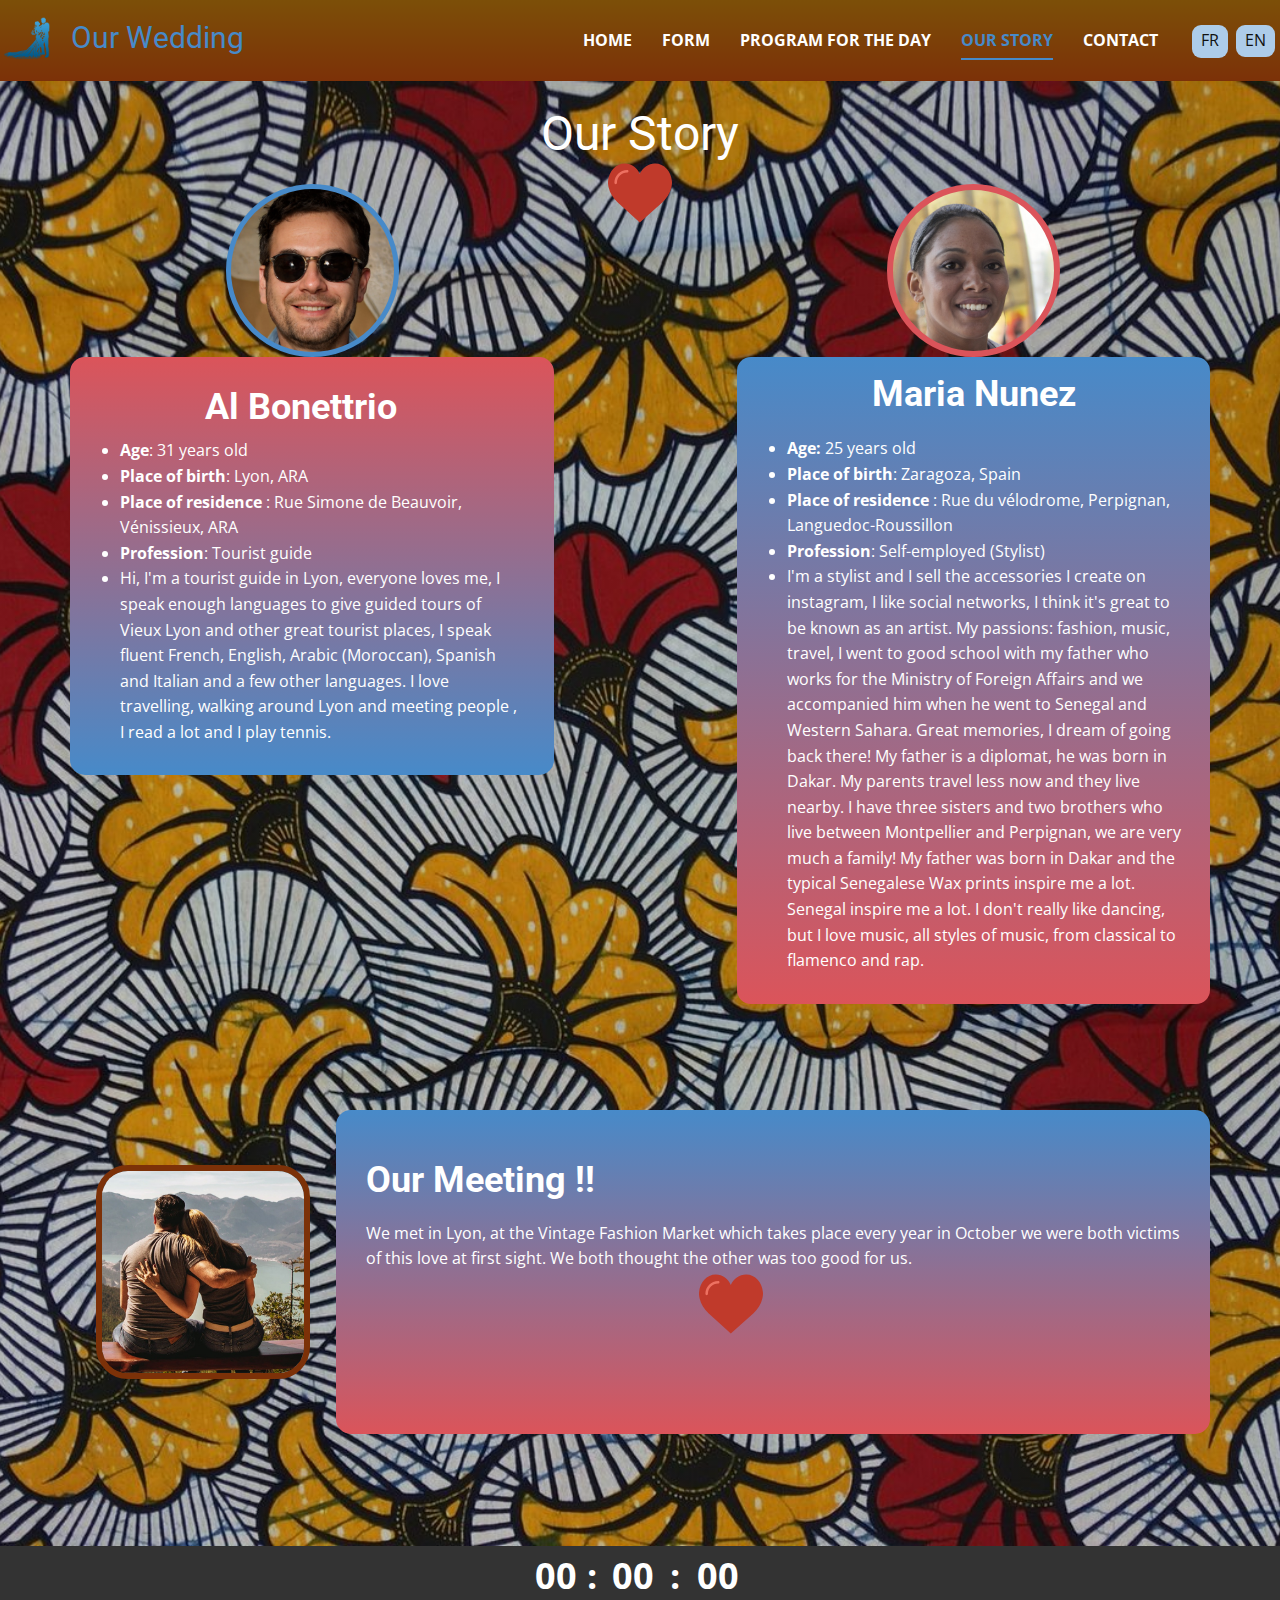
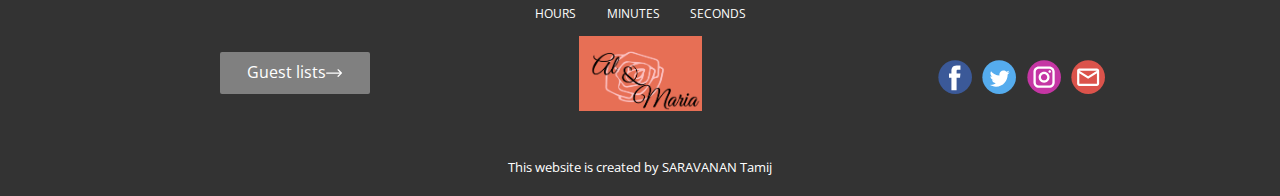
<file: Semestre 1/SAE 1.05 - Recueil de besoins - SARAVANAN Tamij/Our-story.html>
<!DOCTYPE html>
<html style="font-size: 16px;">
  <head>
    <meta name="viewport" content="width=device-width, initial-scale=1.0">
    <meta charset="utf-8">
    <meta name="keywords" content="Sample Headline">
    <meta name="description" content="">
    <meta name="page_type" content="np-template-header-footer-from-plugin">
    <title>Our story</title>
    <link rel="stylesheet" href="page.css" media="screen">
<link rel="stylesheet" href="Our-story.css" media="screen">
    <script class="u-script" type="text/javascript" src="jquery.js" defer=""></script>
    <script class="u-script" type="text/javascript" src="page.js" defer=""></script>
    <meta name="generator" content="Nicepage 4.3.0, nicepage.com">
    <link id="u-theme-google-font" rel="stylesheet" href="https://fonts.googleapis.com/css?family=Roboto:100,100i,300,300i,400,400i,500,500i,700,700i,900,900i|Open+Sans:300,300i,400,400i,600,600i,700,700i,800,800i">
    
    
    <script type="application/ld+json">{
		"@context": "http://schema.org",
		"@type": "Organization",
		"name": "",
		"logo": "images/pngegg.png",
		"sameAs": [
				"https://facebook.com",
				"https://twitter.com",
				"https://instagram.com",
				"mailto:al&maria@gmail.com"
		]
}</script>
    <meta name="theme-color" content="#478ac9">
    <meta name="twitter:site" content="@">
    <meta name="twitter:card" content="summary_large_image">
    <meta name="twitter:title" content="Our story">
    <meta name="twitter:description" content="">
    <meta property="og:title" content="Our story">
    <meta property="og:type" content="website">
  </head>
  <body class="u-body"><header class="u-align-right u-clearfix u-gradient u-header u-valign-middle-lg u-header" id="sec-88ec"><div class="u-clearfix u-sheet u-sheet-1">
        <a href="Home.html" data-page-id="793000663" class="u-image u-logo u-image-1" data-image-width="505" data-image-height="503" title="Accueil">
          <img src="images/pngegg.png" class="u-logo-image u-logo-image-1">
        </a>
        <h3 class="u-headline u-hidden-xs u-text u-text-palette-1-base u-text-1">
          <a href="Home.html">Our Wedding</a>
        </h3>
        <nav class="u-align-left u-menu u-menu-dropdown u-offcanvas u-menu-1" data-responsive-from="MD">
          <div class="menu-collapse" style="font-size: 0.75rem; letter-spacing: 0px; font-weight: 700; text-transform: uppercase;">
            <a class="u-button-style u-custom-active-border-color u-custom-border u-custom-border-color u-custom-borders u-custom-color u-custom-hover-border-color u-custom-left-right-menu-spacing u-custom-padding-bottom u-custom-text-active-color u-custom-text-color u-custom-text-hover-color u-custom-top-bottom-menu-spacing u-nav-link u-text-palette-1-light-3" href="#" style="font-size: calc(1em + 8px);">
              <svg class="u-svg-link" preserveAspectRatio="xMidYMin slice" viewBox="0 0 302 302" style=""><use xmlns:xlink="http://www.w3.org/1999/xlink" xlink:href="#svg-8a8f"></use></svg>
              <svg xmlns="http://www.w3.org/2000/svg" xmlns:xlink="http://www.w3.org/1999/xlink" version="1.1" id="svg-8a8f" x="0px" y="0px" viewBox="0 0 302 302" style="enable-background:new 0 0 302 302;" xml:space="preserve" class="u-svg-content"><g><rect y="36" width="302" height="30"></rect><rect y="236" width="302" height="30"></rect><rect y="136" width="302" height="30"></rect>
</g><g></g><g></g><g></g><g></g><g></g><g></g><g></g><g></g><g></g><g></g><g></g><g></g><g></g><g></g><g></g></svg>
              <span> Menu</span>
            </a>
          </div>
          <div class="u-custom-menu u-nav-container">
            <ul class="u-nav u-spacing-30 u-unstyled u-nav-1"><li class="u-nav-item"><a class="u-border-2 u-border-active-palette-1-base u-border-hover-palette-1-base u-border-no-left u-border-no-right u-border-no-top u-button-style u-nav-link u-text-active-palette-1-base u-text-body-alt-color u-text-hover-palette-4-base" href="Home.html" style="padding: 10px 0px;">Home</a>
</li><li class="u-nav-item"><a class="u-border-2 u-border-active-palette-1-base u-border-hover-palette-1-base u-border-no-left u-border-no-right u-border-no-top u-button-style u-nav-link u-text-active-palette-1-base u-text-body-alt-color u-text-hover-palette-4-base" href="Form.html" style="padding: 10px 0px;">Form</a>
</li><li class="u-nav-item"><a class="u-border-2 u-border-active-palette-1-base u-border-hover-palette-1-base u-border-no-left u-border-no-right u-border-no-top u-button-style u-nav-link u-text-active-palette-1-base u-text-body-alt-color u-text-hover-palette-4-base" href="Program-for-the-day.html" style="padding: 10px 0px;">Program for the day</a>
</li><li class="u-nav-item"><a class="u-border-2 u-border-active-palette-1-base u-border-hover-palette-1-base u-border-no-left u-border-no-right u-border-no-top u-button-style u-nav-link u-text-active-palette-1-base u-text-body-alt-color u-text-hover-palette-4-base" href="Our-story.html" style="padding: 10px 0px;">Our story</a>
</li><li class="u-nav-item"><a class="u-border-2 u-border-active-palette-1-base u-border-hover-palette-1-base u-border-no-left u-border-no-right u-border-no-top u-button-style u-nav-link u-text-active-palette-1-base u-text-body-alt-color u-text-hover-palette-4-base" href="ContactEn.html" style="padding: 10px 0px;">Contact</a>
</li></ul>
          </div>
          <div class="u-custom-menu u-nav-container-collapse">
            <div class="u-align-center u-container-style u-custom-color-2 u-inner-container-layout u-opacity u-opacity-90 u-sidenav">
              <div class="u-inner-container-layout u-sidenav-overflow">
                <div class="u-menu-close"></div>
                <ul class="u-align-center u-nav u-popupmenu-items u-text-active-palette-4-base u-text-hover-palette-2-base u-unstyled u-nav-2"><li class="u-nav-item"><a class="u-button-style u-nav-link" href="Home.html" style="padding: 10px 0px;">Home</a>
</li><li class="u-nav-item"><a class="u-button-style u-nav-link" href="Form.html" style="padding: 10px 0px;">Form</a>
</li><li class="u-nav-item"><a class="u-button-style u-nav-link" href="Program-for-the-day.html" style="padding: 10px 0px;">Program for the day</a>
</li><li class="u-nav-item"><a class="u-button-style u-nav-link" href="Our-story.html" style="padding: 10px 0px;">Our story</a>
</li><li class="u-nav-item"><a class="u-button-style u-nav-link" href="ContactEn.html" style="padding: 10px 0px;">Contact</a>
</li></ul>
              </div>
            </div>
            <div class="u-menu-overlay u-opacity u-opacity-70 u-white"></div>
          </div>
        </nav>
        <a href="Our-story.html" data-page-id="793000663" class="u-border-none u-btn u-btn-round u-button-style u-palette-1-light-2 u-radius-9 u-btn-1">EN</a>
        <a href="Notre-Histoire.html" data-page-id="793000663" class="u-border-none u-btn u-btn-round u-button-style u-palette-1-light-2 u-radius-9 u-btn-2">FR</a>
      </div></header>
    <section class="u-align-center u-clearfix u-image u-shading u-section-1" src="" id="sec-c6c1" data-image-width="1600" data-image-height="1200">
      <div class="u-clearfix u-sheet u-sheet-1">
        <h1 class="u-text u-text-default u-text-1">Our Story</h1><span class="u-icon u-icon-circle u-icon-1"><svg class="u-svg-link" preserveAspectRatio="xMidYMin slice" viewBox="0 0 50 50" style=""><use xmlns:xlink="http://www.w3.org/1999/xlink" xlink:href="#svg-7669"></use></svg><svg class="u-svg-content" viewBox="0 0 50 50" x="0px" y="0px" id="svg-7669" style="enable-background:new 0 0 50 50;"><path style="fill:#C03A2B;" d="M24.85,10.126c2.018-4.783,6.628-8.125,11.99-8.125c7.223,0,12.425,6.179,13.079,13.543
	c0,0,0.353,1.828-0.424,5.119c-1.058,4.482-3.545,8.464-6.898,11.503L24.85,48L7.402,32.165c-3.353-3.038-5.84-7.021-6.898-11.503
	c-0.777-3.291-0.424-5.119-0.424-5.119C0.734,8.179,5.936,2,13.159,2C18.522,2,22.832,5.343,24.85,10.126z"></path><path style="fill:#ED7161;" d="M6,18.078c-0.553,0-1-0.447-1-1c0-5.514,4.486-10,10-10c0.553,0,1,0.447,1,1s-0.447,1-1,1
	c-4.411,0-8,3.589-8,8C7,17.631,6.553,18.078,6,18.078z"></path></svg></span>
        <div alt="" class="u-border-6 u-border-palette-2-base u-image u-image-circle u-image-1" src="" data-image-width="484" data-image-height="484"></div>
        <div alt="" class="u-border-5 u-border-palette-1-base u-image u-image-circle u-image-2" src="" data-image-width="483" data-image-height="479"></div>
        <div class="u-clearfix u-expanded-width-xs u-gutter-0 u-layout-wrap u-layout-wrap-1">
          <div class="u-layout">
            <div class="u-layout-row">
              <div class="u-align-left u-container-style u-gradient u-layout-cell u-radius-14 u-right-cell u-shape-round u-size-60 u-layout-cell-1">
                <div class="u-container-layout u-valign-top u-container-layout-1">
                  <h2 class="u-text u-text-body-alt-color u-text-default-lg u-text-default-xl u-text-2">Maria Nunez</h2>
                  <ul class="u-text u-text-body-alt-color u-text-3">
                    <li>
                      <span style="font-weight: 700;">Age:</span> 25 years old
                    </li>
                    <li>
                      <span style="font-weight: 700;">Place of birth</span>: Zaragoza, Spain
                    </li>
                    <li>
                      <span style="font-weight: 700;">Place of residence</span> : Rue du vélodrome, Perpignan, Languedoc-Roussillon
                    </li>
                    <li>
                      <span style="font-weight: 700;">Profession</span>: Self-employed (Stylist)
                    </li>
                    <li>I'm a stylist and I sell the accessories I create on instagram, I like social networks, I think it's great to be known as an artist. My passions: fashion, music, travel, I went to good school with my father who works for the Ministry of Foreign Affairs and we accompanied him when he went to Senegal and Western Sahara. Great memories, I dream of going back there!&nbsp;My father is a diplomat, he was born in Dakar. My parents travel less now and they live nearby. I have three sisters and two brothers who<br>live between Montpellier and Perpignan, we are very much a family!&nbsp;My father was born in Dakar and the typical Senegalese Wax prints inspire me a lot.<br>Senegal inspire me a lot. I don't really like dancing, but I love music, all styles of music, from classical to flamenco and rap.&nbsp;<br>
                    </li>
                  </ul>
                </div>
              </div>
            </div>
          </div>
        </div>
        <div class="u-clearfix u-expanded-width-xs u-gutter-0 u-layout-wrap u-layout-wrap-2">
          <div class="u-layout">
            <div class="u-layout-row">
              <div class="u-align-left u-container-style u-gradient u-layout-cell u-radius-15 u-right-cell u-shape-round u-size-60 u-layout-cell-2">
                <div class="u-container-layout u-container-layout-2">
                  <h2 class="u-text u-text-body-alt-color u-text-default u-text-4">Al<span style="font-weight: 700;"></span> Bonettrio
                  </h2>
                  <ul class="u-text u-text-body-alt-color u-text-5">
                    <li>
                      <span style="font-weight: 700;">Age</span>: 31 years old
                    </li>
                    <li>
                      <span style="font-weight: 700;">Place of birth</span>: Lyon, ARA
                    </li>
                    <li>
                      <span style="font-weight: 700;">Place of residence</span> : Rue Simone de Beauvoir, Vénissieux, ARA
                    </li>
                    <li>
                      <span style="font-weight: 700;">Profession</span>: Tourist guide
                    </li>
                    <li>Hi, I'm a tourist guide in Lyon, everyone loves me, I speak enough languages to give guided tours of Vieux Lyon and other great tourist places, I speak fluent French, English, Arabic (Moroccan), Spanish and Italian and a few other languages. I love travelling, walking around Lyon and meeting people , I read a lot and I play tennis.&nbsp;<br>
                      <br>
                    </li>
                  </ul>
                </div>
              </div>
            </div>
          </div>
        </div>
        <div class="u-clearfix u-expanded-width-lg u-expanded-width-md u-expanded-width-xl u-expanded-width-xs u-gutter-0 u-layout-wrap u-layout-wrap-3">
          <div class="u-layout">
            <div class="u-layout-row">
              <div class="u-align-center u-container-style u-layout-cell u-left-cell u-shape-rectangle u-size-14-lg u-size-14-xl u-size-20-md u-size-20-sm u-size-20-xs u-layout-cell-3">
                <div class="u-container-layout u-valign-middle-sm u-container-layout-3">
                  <img alt="" class="u-border-6 u-border-custom-color-2 u-image u-image-round u-radius-32 u-image-3" src="images/meilleurs-sites-rencontre-gratuits-2020.jpg" data-image-width="1200" data-image-height="630">
                </div>
              </div>
              <div class="u-align-left u-container-style u-gradient u-layout-cell u-radius-15 u-right-cell u-shape-round u-size-40-md u-size-40-sm u-size-40-xs u-size-46-lg u-size-46-xl u-layout-cell-4">
                <div class="u-container-layout u-valign-bottom-sm u-valign-bottom-xs u-container-layout-4">
                  <h2 class="u-text u-text-body-alt-color u-text-default-lg u-text-default-md u-text-default-xl u-text-6">Our Meeting&nbsp;!!</h2>
                  <p class="u-text u-text-body-alt-color u-text-7">We met in Lyon, at the Vintage Fashion Market which takes place every year in October&nbsp;we were both victims of this love at first sight. We both thought the other was too good for us.</p><span class="u-icon u-icon-circle u-icon-2"><svg class="u-svg-link" preserveAspectRatio="xMidYMin slice" viewBox="0 0 50 50" style=""><use xmlns:xlink="http://www.w3.org/1999/xlink" xlink:href="#svg-2d34"></use></svg><svg class="u-svg-content" viewBox="0 0 50 50" x="0px" y="0px" id="svg-2d34" style="enable-background:new 0 0 50 50;"><path style="fill:#C03A2B;" d="M24.85,10.126c2.018-4.783,6.628-8.125,11.99-8.125c7.223,0,12.425,6.179,13.079,13.543
	c0,0,0.353,1.828-0.424,5.119c-1.058,4.482-3.545,8.464-6.898,11.503L24.85,48L7.402,32.165c-3.353-3.038-5.84-7.021-6.898-11.503
	c-0.777-3.291-0.424-5.119-0.424-5.119C0.734,8.179,5.936,2,13.159,2C18.522,2,22.832,5.343,24.85,10.126z"></path><path style="fill:#ED7161;" d="M6,18.078c-0.553,0-1-0.447-1-1c0-5.514,4.486-10,10-10c0.553,0,1,0.447,1,1s-0.447,1-1,1
	c-4.411,0-8,3.589-8,8C7,17.631,6.553,18.078,6,18.078z"></path></svg></span>
                </div>
              </div>
            </div>
          </div>
        </div>
      </div>
    </section>
    
    
    <footer class="u-clearfix u-footer u-grey-80" id="sec-cdf2"><div class="u-clearfix u-sheet u-sheet-1">
        <div class="u-countdown u-countdown-1" data-timer-id="fc0f" data-type="to-date" data-target-date="Sat, 12 Mar 2022 13:00:50 GMT" data-for="everyone" data-direction="down" data-time-left="750m" data-target-number="100" data-start-time="Fri Dec 31 2021 18:04:52 GMT+0100 (CET)" data-frequency="1s" data-after-count="none" data-redirect-url="https://">
          <div class="u-countdown-wrapper u-spacing-20">
            <div class="u-countdown-item u-countdown-years u-hidden u-spacing-10 u-countdown-item-1">
              <div class="u-countdown-counter u-countdown-counter-1"><div class="u-countdown-number">0</div><div class="u-countdown-number u-hidden">0</div></div>
              <div class="u-countdown-label u-countdown-label-1">Years</div>
            </div>
            <div class="u-countdown-separator u-hidden u-countdown-separator-1">:</div>
            <div class="u-countdown-days u-countdown-item u-spacing-10 u-countdown-item-2">
              <div class="u-countdown-counter u-countdown-counter-2"><div class="u-countdown-number">5</div><div class="u-countdown-number">1</div><div class="u-countdown-number u-hidden">0</div></div>
              <div class="u-countdown-label u-countdown-label-2">Days</div>
            </div>
            <div class="u-countdown-separator u-countdown-separator-2">:</div>
            <div class="u-countdown-hours u-countdown-item u-spacing-10 u-countdown-item-3">
              <div class="u-countdown-counter u-countdown-counter-3"><div class="u-countdown-number">1</div><div class="u-countdown-number">9</div></div>
              <div class="u-countdown-label u-countdown-label-3">Hours</div>
            </div>
            <div class="u-countdown-separator u-countdown-separator-3">:</div>
            <div class="u-countdown-item u-countdown-minutes u-spacing-10 u-countdown-item-4">
              <div class="u-countdown-counter u-countdown-counter-4"><div class="u-countdown-number">0</div><div class="u-countdown-number">9</div></div>
              <div class="u-countdown-label u-countdown-label-4">Minutes</div>
            </div>
            <div class="u-countdown-separator u-countdown-separator-4">:</div>
            <div class="u-countdown-item u-countdown-seconds u-spacing-10 u-countdown-item-5">
              <div class="u-countdown-counter u-countdown-counter-5"><div class="u-countdown-number">3</div><div class="u-countdown-number">6</div></div>
              <div class="u-countdown-label u-countdown-label-5">Seconds</div>
            </div>
            <div class="u-countdown-separator u-hidden u-countdown-separator-5">:</div>
            <div class="u-countdown-item u-countdown-numbers u-hidden u-spacing-10 u-countdown-item-6">
              <div class="u-countdown-counter u-countdown-counter-6"><div class="u-countdown-number">0</div><div class="u-countdown-number">0</div></div>
              <div class="u-countdown-label u-countdown-label-6">Items</div>
            </div>
          </div>
          <div class="u-countdown-message u-hidden">
            <p>Sorry, the time is up.</p>
          </div>
        </div>
        <a href="Home.html" data-page-id="793000663" class="u-image u-logo u-image-1" data-image-width="1100" data-image-height="668" title="Accueil">
          <img src="images/Capturedecran2021-12-29a18.46.27.png" class="u-logo-image u-logo-image-1">
        </a>
        <a href="guest.html" class="u-border-none u-btn u-btn-round u-button-style u-grey-50 u-hover-palette-1-base u-radius-2 u-btn-1">Guest lists<span class="u-icon u-text-white"><svg class="u-svg-content" viewBox="0 0 512 512" x="0px" y="0px" style="width: 1em; height: 1em;"><path d="M506.134,241.843c-0.006-0.006-0.011-0.013-0.018-0.019l-104.504-104c-7.829-7.791-20.492-7.762-28.285,0.068 c-7.792,7.829-7.762,20.492,0.067,28.284L443.558,236H20c-11.046,0-20,8.954-20,20c0,11.046,8.954,20,20,20h423.557 l-70.162,69.824c-7.829,7.792-7.859,20.455-0.067,28.284c7.793,7.831,20.457,7.858,28.285,0.068l104.504-104 c0.006-.006,0.011-.013,0.018-.019C513.968,262.339,513.943,249.635,506.134,241.843z"></path></svg><img></span>
        </a>
        <div class="u-social-icons u-spacing-10 u-social-icons-1">
          <a class="u-social-url" title="facebook" target="_blank" href="https://facebook.com"><span class="u-icon u-social-facebook u-social-icon u-icon-2"><svg class="u-svg-link" preserveAspectRatio="xMidYMin slice" viewBox="0 0 112 112" style=""><use xmlns:xlink="http://www.w3.org/1999/xlink" xlink:href="#svg-a511"></use></svg><svg class="u-svg-content" viewBox="0 0 112 112" x="0" y="0" id="svg-a511"><circle fill="currentColor" cx="56.1" cy="56.1" r="55"></circle><path fill="#FFFFFF" d="M73.5,31.6h-9.1c-1.4,0-3.6,0.8-3.6,3.9v8.5h12.6L72,58.3H60.8v40.8H43.9V58.3h-8V43.9h8v-9.2
            c0-6.7,3.1-17,17-17h12.5v13.9H73.5z"></path></svg></span>
          </a>
          <a class="u-social-url" title="twitter" target="_blank" href="https://twitter.com"><span class="u-icon u-social-icon u-social-twitter u-icon-3"><svg class="u-svg-link" preserveAspectRatio="xMidYMin slice" viewBox="0 0 112 112" style=""><use xmlns:xlink="http://www.w3.org/1999/xlink" xlink:href="#svg-7c62"></use></svg><svg class="u-svg-content" viewBox="0 0 112 112" x="0" y="0" id="svg-7c62"><circle fill="currentColor" class="st0" cx="56.1" cy="56.1" r="55"></circle><path fill="#FFFFFF" d="M83.8,47.3c0,0.6,0,1.2,0,1.7c0,17.7-13.5,38.2-38.2,38.2C38,87.2,31,85,25,81.2c1,0.1,2.1,0.2,3.2,0.2
            c6.3,0,12.1-2.1,16.7-5.7c-5.9-0.1-10.8-4-12.5-9.3c0.8,0.2,1.7,0.2,2.5,0.2c1.2,0,2.4-0.2,3.5-0.5c-6.1-1.2-10.8-6.7-10.8-13.1
            c0-0.1,0-0.1,0-0.2c1.8,1,3.9,1.6,6.1,1.7c-3.6-2.4-6-6.5-6-11.2c0-2.5,0.7-4.8,1.8-6.7c6.6,8.1,16.5,13.5,27.6,14
            c-0.2-1-0.3-2-0.3-3.1c0-7.4,6-13.4,13.4-13.4c3.9,0,7.3,1.6,9.8,4.2c3.1-0.6,5.9-1.7,8.5-3.3c-1,3.1-3.1,5.8-5.9,7.4
            c2.7-0.3,5.3-1,7.7-2.1C88.7,43,86.4,45.4,83.8,47.3z"></path></svg></span>
          </a>
          <a class="u-social-url" title="instagram" target="_blank" href="https://instagram.com"><span class="u-icon u-social-icon u-social-instagram u-icon-4"><svg class="u-svg-link" preserveAspectRatio="xMidYMin slice" viewBox="0 0 112 112" style=""><use xmlns:xlink="http://www.w3.org/1999/xlink" xlink:href="#svg-802d"></use></svg><svg class="u-svg-content" viewBox="0 0 112 112" x="0" y="0" id="svg-802d"><circle fill="currentColor" cx="56.1" cy="56.1" r="55"></circle><path fill="#FFFFFF" d="M55.9,38.2c-9.9,0-17.9,8-17.9,17.9C38,66,46,74,55.9,74c9.9,0,17.9-8,17.9-17.9C73.8,46.2,65.8,38.2,55.9,38.2
            z M55.9,66.4c-5.7,0-10.3-4.6-10.3-10.3c-0.1-5.7,4.6-10.3,10.3-10.3c5.7,0,10.3,4.6,10.3,10.3C66.2,61.8,61.6,66.4,55.9,66.4z"></path><path fill="#FFFFFF" d="M74.3,33.5c-2.3,0-4.2,1.9-4.2,4.2s1.9,4.2,4.2,4.2s4.2-1.9,4.2-4.2S76.6,33.5,74.3,33.5z"></path><path fill="#FFFFFF" d="M73.1,21.3H38.6c-9.7,0-17.5,7.9-17.5,17.5v34.5c0,9.7,7.9,17.6,17.5,17.6h34.5c9.7,0,17.5-7.9,17.5-17.5V38.8
            C90.6,29.1,82.7,21.3,73.1,21.3z M83,73.3c0,5.5-4.5,9.9-9.9,9.9H38.6c-5.5,0-9.9-4.5-9.9-9.9V38.8c0-5.5,4.5-9.9,9.9-9.9h34.5
            c5.5,0,9.9,4.5,9.9,9.9V73.3z"></path></svg></span>
          </a>
          <a class="u-social-url" target="_blank" data-type="Email" title="Email" href="mailto:al&amp;maria@gmail.com"><span class="u-icon u-social-email u-social-icon u-icon-5"><svg class="u-svg-link" preserveAspectRatio="xMidYMin slice" viewBox="0 0 112 112" style=""><use xmlns:xlink="http://www.w3.org/1999/xlink" xlink:href="#svg-6f9b"></use></svg><svg class="u-svg-content" viewBox="0 0 112 112" x="0" y="0" id="svg-6f9b"><circle fill="currentColor" cx="56.1" cy="56.1" r="55"></circle><path id="path3864" fill="#FFFFFF" d="M27.2,28h57.6c4,0,7.2,3.2,7.2,7.2l0,0v42.7c0,3.9-3.2,7.2-7.2,7.2l0,0H27.2
	c-4,0-7.2-3.2-7.2-7.2V35.2C20,31.1,23.2,28,27.2,28 M56,52.9l28.8-17.8H27.2L56,52.9 M27.2,77.7h57.6V43.5L56,61.3L27.2,43.5V77.7z
	"></path></svg></span>
          </a>
        </div>
      </div></footer>
         <section class="u-backlink u-clearfix u-grey-80">
        <span>This website is created by SARAVANAN Tamij</span>
    </section>
  </body>
</html>
</file>
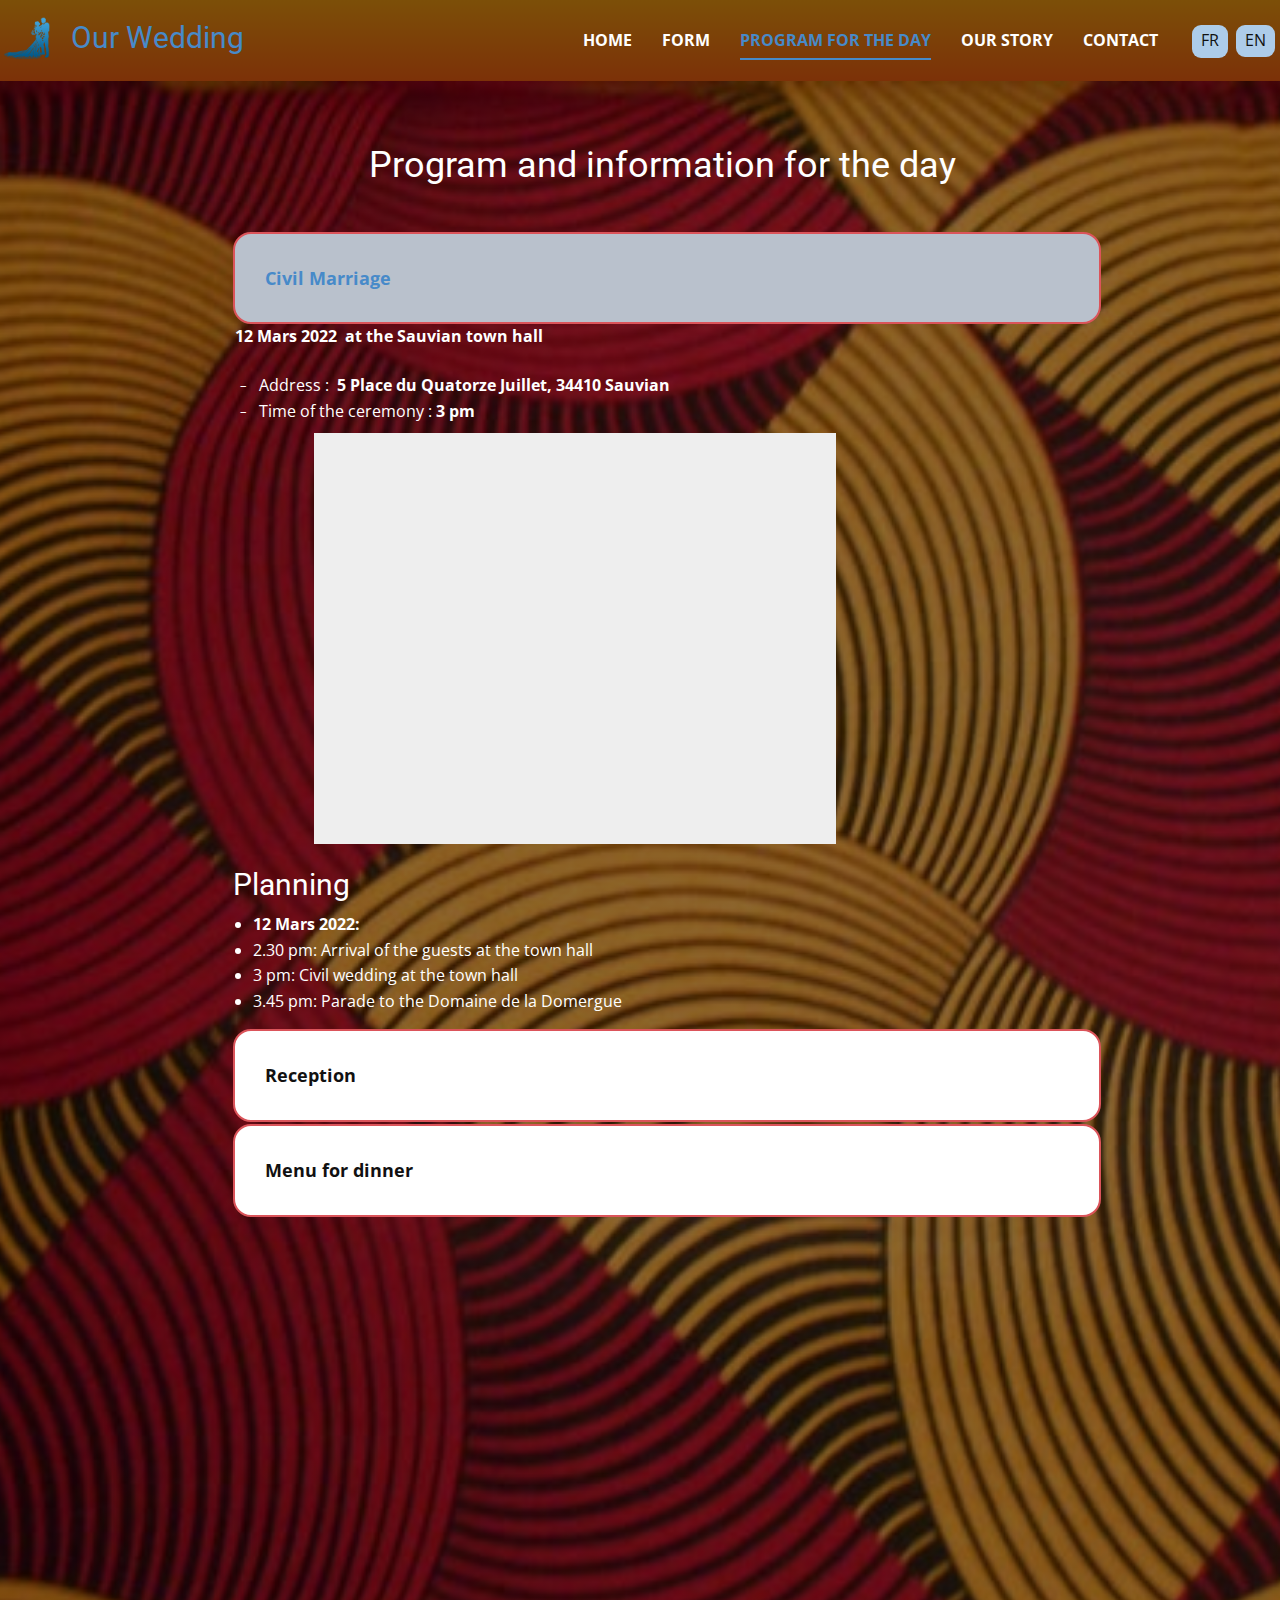
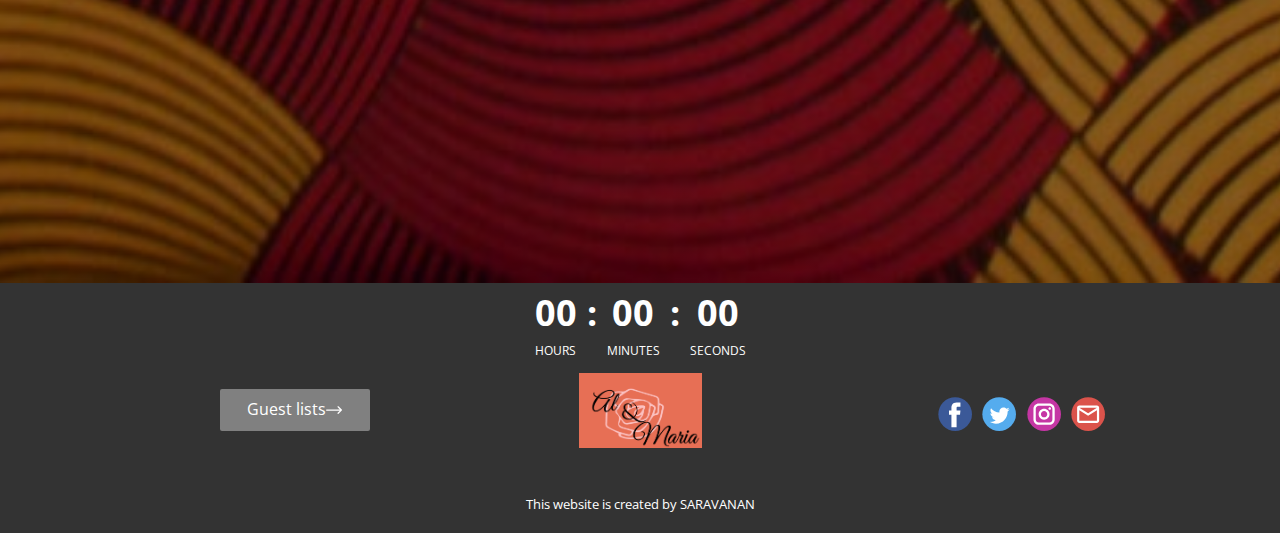
<file: Semestre 1/SAE 1.05 - Recueil de besoins - SARAVANAN Tamij/Program-for-the-day.html>
<!DOCTYPE html>
<html style="font-size: 16px;">
  <head>
    <meta name="viewport" content="width=device-width, initial-scale=1.0">
    <meta charset="utf-8">
    <meta name="keywords" content="INTUITIVE">
    <meta name="description" content="">
    <meta name="page_type" content="np-template-header-footer-from-plugin">
    <title>Program for the day</title>
    <link rel="stylesheet" href="page.css" media="screen">
<link rel="stylesheet" href="Program-for-the-day.css" media="screen">
    <script class="u-script" type="text/javascript" src="jquery.js" defer=""></script>
    <script class="u-script" type="text/javascript" src="page.js" defer=""></script>
    <meta name="generator" content="Nicepage 4.3.0, nicepage.com">
    <link id="u-theme-google-font" rel="stylesheet" href="https://fonts.googleapis.com/css?family=Roboto:100,100i,300,300i,400,400i,500,500i,700,700i,900,900i|Open+Sans:300,300i,400,400i,600,600i,700,700i,800,800i">
    
    
    <script type="application/ld+json">{
		"@context": "http://schema.org",
		"@type": "Organization",
		"name": "",
		"logo": "images/pngegg.png",
		"sameAs": [
				"https://facebook.com",
				"https://twitter.com",
				"https://instagram.com",
				"mailto:al&maria@gmail.com"
		]
}</script>
    <meta name="theme-color" content="#478ac9">
    <meta name="twitter:site" content="@">
    <meta name="twitter:card" content="summary_large_image">
    <meta name="twitter:title" content="Program for the day">
    <meta name="twitter:description" content="">
    <meta property="og:title" content="Program for the day">
    <meta property="og:type" content="website">
  </head>
  <body class="u-body"><header class="u-align-right u-clearfix u-gradient u-header u-valign-middle-lg u-header" id="sec-88ec"><div class="u-clearfix u-sheet u-sheet-1">
        <a href="Home.html" data-page-id="793000663" class="u-image u-logo u-image-1" data-image-width="505" data-image-height="503" title="Accueil">
          <img src="images/pngegg.png" class="u-logo-image u-logo-image-1">
        </a>
        <h3 class="u-headline u-hidden-xs u-text u-text-palette-1-base u-text-1">
          <a href="Home.html">Our Wedding</a>
        </h3>
        <nav class="u-align-left u-menu u-menu-dropdown u-offcanvas u-menu-1" data-responsive-from="MD">
          <div class="menu-collapse" style="font-size: 0.75rem; letter-spacing: 0px; font-weight: 700; text-transform: uppercase;">
            <a class="u-button-style u-custom-active-border-color u-custom-border u-custom-border-color u-custom-borders u-custom-color u-custom-hover-border-color u-custom-left-right-menu-spacing u-custom-padding-bottom u-custom-text-active-color u-custom-text-color u-custom-text-hover-color u-custom-top-bottom-menu-spacing u-nav-link u-text-palette-1-light-3" href="#" style="font-size: calc(1em + 8px);">
              <svg class="u-svg-link" preserveAspectRatio="xMidYMin slice" viewBox="0 0 302 302" style=""><use xmlns:xlink="http://www.w3.org/1999/xlink" xlink:href="#svg-8a8f"></use></svg>
              <svg xmlns="http://www.w3.org/2000/svg" xmlns:xlink="http://www.w3.org/1999/xlink" version="1.1" id="svg-8a8f" x="0px" y="0px" viewBox="0 0 302 302" style="enable-background:new 0 0 302 302;" xml:space="preserve" class="u-svg-content"><g><rect y="36" width="302" height="30"></rect><rect y="236" width="302" height="30"></rect><rect y="136" width="302" height="30"></rect>
</g><g></g><g></g><g></g><g></g><g></g><g></g><g></g><g></g><g></g><g></g><g></g><g></g><g></g><g></g><g></g></svg>
              <span> Menu</span>
            </a>
          </div>
          <div class="u-custom-menu u-nav-container">
            <ul class="u-nav u-spacing-30 u-unstyled u-nav-1"><li class="u-nav-item"><a class="u-border-2 u-border-active-palette-1-base u-border-hover-palette-1-base u-border-no-left u-border-no-right u-border-no-top u-button-style u-nav-link u-text-active-palette-1-base u-text-body-alt-color u-text-hover-palette-4-base" href="Home.html" style="padding: 10px 0px;">Home</a>
</li><li class="u-nav-item"><a class="u-border-2 u-border-active-palette-1-base u-border-hover-palette-1-base u-border-no-left u-border-no-right u-border-no-top u-button-style u-nav-link u-text-active-palette-1-base u-text-body-alt-color u-text-hover-palette-4-base" href="Form.html" style="padding: 10px 0px;">Form</a>
</li><li class="u-nav-item"><a class="u-border-2 u-border-active-palette-1-base u-border-hover-palette-1-base u-border-no-left u-border-no-right u-border-no-top u-button-style u-nav-link u-text-active-palette-1-base u-text-body-alt-color u-text-hover-palette-4-base" href="Program-for-the-day.html" style="padding: 10px 0px;">Program for the day</a>
</li><li class="u-nav-item"><a class="u-border-2 u-border-active-palette-1-base u-border-hover-palette-1-base u-border-no-left u-border-no-right u-border-no-top u-button-style u-nav-link u-text-active-palette-1-base u-text-body-alt-color u-text-hover-palette-4-base" href="Our-story.html" style="padding: 10px 0px;">Our story</a>
</li><li class="u-nav-item"><a class="u-border-2 u-border-active-palette-1-base u-border-hover-palette-1-base u-border-no-left u-border-no-right u-border-no-top u-button-style u-nav-link u-text-active-palette-1-base u-text-body-alt-color u-text-hover-palette-4-base" href="ContactEn.html" style="padding: 10px 0px;">Contact</a>
</li></ul>
          </div>
          <div class="u-custom-menu u-nav-container-collapse">
            <div class="u-align-center u-container-style u-custom-color-2 u-inner-container-layout u-opacity u-opacity-90 u-sidenav">
              <div class="u-inner-container-layout u-sidenav-overflow">
                <div class="u-menu-close"></div>
                <ul class="u-align-center u-nav u-popupmenu-items u-text-active-palette-4-base u-text-hover-palette-2-base u-unstyled u-nav-2"><li class="u-nav-item"><a class="u-button-style u-nav-link" href="Home.html" style="padding: 10px 0px;">Home</a>
</li><li class="u-nav-item"><a class="u-button-style u-nav-link" href="Form.html" style="padding: 10px 0px;">Form</a>
</li><li class="u-nav-item"><a class="u-button-style u-nav-link" href="Program-for-the-day.html" style="padding: 10px 0px;">Program for the day</a>
</li><li class="u-nav-item"><a class="u-button-style u-nav-link" href="Our-story.html" style="padding: 10px 0px;">Our story</a>
</li><li class="u-nav-item"><a class="u-button-style u-nav-link" href="ContactEn.html" style="padding: 10px 0px;">Contact</a>
</li></ul>
              </div>
            </div>
            <div class="u-menu-overlay u-opacity u-opacity-70 u-white"></div>
          </div>
        </nav>
        <a href="Program-for-the-day.html" data-page-id="793000663" class="u-border-none u-btn u-btn-round u-button-style u-palette-1-light-2 u-radius-9 u-btn-1">EN</a>
        <a href="Programme.html" data-page-id="793000663" class="u-border-none u-btn u-btn-round u-button-style u-palette-1-light-2 u-radius-9 u-btn-2">FR</a>
      </div></header>
    <section class="u-align-center u-clearfix u-image u-shading u-section-1" src="" id="sec-2adf" data-image-width="794" data-image-height="596">
      <div class="u-align-left u-clearfix u-sheet u-sheet-1">
        <h2 class="u-align-center u-text u-text-1">Program and information for the day&nbsp;</h2>
        <div class="u-accordion u-spacing-2 u-accordion-1">
          <div class="u-accordion-item">
            <a class="active u-accordion-link u-active-palette-5-base u-border-2 u-border-palette-2-base u-button-style u-radius-18 u-text-active-palette-1-base u-white u-accordion-link-1" id="link-accordion-7c0e" aria-controls="accordion-7c0e" aria-selected="true">
              <span class="u-accordion-link-text">Civil Marriage</span><span class="u-accordion-link-icon u-accordion-link-icon-hidden u-icon u-icon-circle u-text-palette-1-base u-icon-1"><svg class="u-svg-link" preserveAspectRatio="xMidYMin slice" viewBox="0 0 16 16" style=""><use xmlns:xlink="http://www.w3.org/1999/xlink" xlink:href="#svg-3277"></use></svg><svg class="u-svg-content" viewBox="0 0 16 16" x="0px" y="0px" id="svg-3277"><path d="M8,10.7L1.6,5.3c-0.4-0.4-1-0.4-1.3,0c-0.4,0.4-0.4,0.9,0,1.3l7.2,6.1c0.1,0.1,0.4,0.2,0.6,0.2s0.4-0.1,0.6-0.2l7.1-6
	c0.4-0.4,0.4-0.9,0-1.3c-0.4-0.4-1-0.4-1.3,0L8,10.7z"></path></svg></span>
            </a>
            <div class="u-accordion-active u-accordion-pane u-align-left u-container-style u-accordion-pane-1" id="accordion-7c0e" aria-labelledby="link-accordion-7c0e">
              <div class="u-container-layout u-container-layout-1">
                <p class="u-text u-text-2">12 Mars 2022&nbsp;&nbsp;at the Sauvian town hall</p>
                <ul class="u-custom-list u-text u-text-3">
                  <li>
                    <div class="u-list-icon">
                      <div xmlns="http://www.w3.org/2000/svg" xmlns:xlink="http://www.w3.org/1999/xlink" version="1.1" xml:space="preserve" class="u-svg-content">–</div>
                    </div>Address :&nbsp;<span style="font-weight: 700;">&nbsp;5 Place du Quatorze Juillet, 34410 Sauvian</span>
                  </li>
                  <li>
                    <div class="u-list-icon">
                      <div xmlns="http://www.w3.org/2000/svg" xmlns:xlink="http://www.w3.org/1999/xlink" version="1.1" xml:space="preserve" class="u-svg-content">–</div>
                    </div>Time of the ceremony : <span style="font-weight: 700;">3 pm</span>
                  </li>
                </ul>
                <div class="u-grey-light-2 u-map u-map-1">
                  <div class="embed-responsive">
                    <iframe src="https://www.google.com/maps/embed?pb=!1m18!1m12!1m3!1d4620.578536921063!2d3.261071816238179!3d43.294755779135386!2m3!1f0!2f0!3f0!3m2!1i1024!2i768!4f13.1!3m3!1m2!1s0x12b1101c82364499%3A0xd89e5be303884913!2s5%20Pl.%20du%20Quatorze%20Juillet%2C%2034410%20Sauvian!5e1!3m2!1sfr!2sfr!4v1642534996816!5m2!1sfr!2sfr" width="600" height="450" style="border:0;" allowfullscreen="" loading="lazy"></iframe>
                  </div>
                </div>
                <h3 class="u-text u-text-4">Planning</h3>
                <ul class="u-text u-text-5">
                  <li>
                    <span style="font-weight: 700;">12 Mars 2022:</span>
                  </li>
                  <li>2.30 pm:&nbsp;Arrival of the guests at the town hall</li>
                  <li>3 pm:&nbsp;Civil wedding at the town hall</li>
                  <li>3.45 pm:&nbsp;Parade to the Domaine de la Domergue</li>
                </ul>
              </div>
            </div>
          </div>
          <div class="u-accordion-item u-accordion-item-2">
            <a class="u-accordion-link u-active-palette-5-base u-border-2 u-border-palette-2-base u-button-style u-radius-18 u-text-active-palette-1-base u-white u-accordion-link-2" id="link-accordion-05cb" aria-controls="accordion-05cb" aria-selected="false">
              <span class="u-accordion-link-text" style="">Reception</span><span class="u-accordion-link-icon u-accordion-link-icon-hidden u-icon u-icon-circle u-text-palette-1-base u-icon-2"><svg class="u-svg-link" preserveAspectRatio="xMidYMin slice" viewBox="0 0 16 16" style=""><use xmlns:xlink="http://www.w3.org/1999/xlink" xlink:href="#svg-9e64"></use></svg><svg class="u-svg-content" viewBox="0 0 16 16" x="0px" y="0px" id="svg-9e64"><path d="M8,10.7L1.6,5.3c-0.4-0.4-1-0.4-1.3,0c-0.4,0.4-0.4,0.9,0,1.3l7.2,6.1c0.1,0.1,0.4,0.2,0.6,0.2s0.4-0.1,0.6-0.2l7.1-6
	c0.4-0.4,0.4-0.9,0-1.3c-0.4-0.4-1-0.4-1.3,0L8,10.7z"></path></svg></span>
            </a>
            <div class="u-accordion-pane u-align-left u-container-style u-accordion-pane-2" id="accordion-05cb" aria-labelledby="link-accordion-05cb">
              <div class="u-container-layout u-container-layout-2">
                <ul class="u-custom-list u-text u-text-6">
                  <li>
                    <div class="u-list-icon">
                      <div xmlns="http://www.w3.org/2000/svg" xmlns:xlink="http://www.w3.org/1999/xlink" version="1.1" xml:space="preserve" class="u-svg-content">–</div>
                    </div>An enchanting setting to celebrate our union in the Domaine de la Domergue<br>
                  </li>
                  <li>
                    <div class="u-list-icon">
                      <div xmlns="http://www.w3.org/2000/svg" xmlns:xlink="http://www.w3.org/1999/xlink" version="1.1" xml:space="preserve" class="u-svg-content">–</div>
                    </div>Address:&nbsp;<span style="font-weight: 700;">Rue Clément Ader, 34410 Sauvian</span>
                  </li>
                  <li>
                    <div class="u-list-icon">
                      <div xmlns="http://www.w3.org/2000/svg" xmlns:xlink="http://www.w3.org/1999/xlink" version="1.1" xml:space="preserve" class="u-svg-content">–</div>
                    </div>Time of the ceremony: <span style="font-weight: 700;">4<b>&nbsp;pm</b>
                    </span>
                  </li>
                  <li>
                    <div class="u-list-icon">
                      <div xmlns="http://www.w3.org/2000/svg" xmlns:xlink="http://www.w3.org/1999/xlink" version="1.1" xml:space="preserve" class="u-svg-content">–</div>
                    </div>website of the party hall:&nbsp;
                  </li>
                  <li>
                    <div class="u-list-icon">
                      <div xmlns="http://www.w3.org/2000/svg" xmlns:xlink="http://www.w3.org/1999/xlink" version="1.1" xml:space="preserve" class="u-svg-content">–</div>
                    </div>party hall information:
                  </li>
                </ul>
                <a href="http://salleladomergue.com/" target="_blank" class="u-border-none u-btn u-button-style u-none u-text-active-palette-3-base u-text-hover-palette-2-base u-text-palette-4-dark-1 u-btn-1">http://salleladomergue.com/</a>
                <a href="http://salleladomergue.com/la-salle/" target="_blank" class="u-border-none u-btn u-button-style u-none u-text-active-palette-3-base u-text-hover-palette-2-base u-text-palette-4-light-1 u-btn-2">http://salleladomergue.com/la-salle/<br>
                </a>
                <div class="u-grey-light-2 u-map u-map-2">
                  <div class="embed-responsive">
                   <iframe src="https://www.google.com/maps/embed?pb=!1m18!1m12!1m3!1d9240.029121349726!2d3.238416019956452!3d43.302177823893444!2m3!1f0!2f0!3f0!3m2!1i1024!2i768!4f13.1!3m3!1m2!1s0x12b10f6cdbc769a7%3A0xbe73a039bfb5834!2ssalle%20la%20domergue!5e1!3m2!1sfr!2sfr!4v1642534902600!5m2!1sfr!2sfr" width="600" height="450" style="border:0;" allowfullscreen="" loading="lazy"></iframe>
                  </div>
                </div>
                <h3 class="u-text u-text-7">Planning</h3>
                <ul class="u-text u-text-8">
                  <li>
                    <span style="font-size: 1.125rem; font-weight: 700;">12/03/2022:</span>
                  </li>
                  <li>4 pm : Aperitif</li>
                  <li>5.30 pm:&nbsp;Photo session</li>
                  <li>7 pm: Dinner</li>
                  <li>9 pm:&nbsp;Opening of the wedding ball</li>
                  <li>12 am:&nbsp;End of the party</li>
                  <li>
                    <span style="font-size: 1.125rem; font-weight: 700;">13/03/2022 at 10 pm :</span>
                  </li>
                  <li>Departure of the bride and groom to Djerba (Tunisia) for the honeymoon<br>
                  </li>
                </ul>
              </div>
            </div>
          </div>
          <div class="u-accordion-item u-accordion-item-3">
            <a class="u-accordion-link u-active-palette-5-base u-border-2 u-border-palette-2-base u-button-style u-radius-18 u-text-active-palette-1-base u-white u-accordion-link-3" id="link-accordion-a6bb" aria-controls="accordion-a6bb" aria-selected="false">
              <span class="u-accordion-link-text">Menu for dinner</span><span class="u-accordion-link-icon u-accordion-link-icon-hidden u-icon u-icon-circle u-text-palette-1-base u-icon-3"><svg class="u-svg-link" preserveAspectRatio="xMidYMin slice" viewBox="0 0 16 16" style=""><use xmlns:xlink="http://www.w3.org/1999/xlink" xlink:href="#svg-7026"></use></svg><svg class="u-svg-content" viewBox="0 0 16 16" x="0px" y="0px" id="svg-7026"><path d="M8,10.7L1.6,5.3c-0.4-0.4-1-0.4-1.3,0c-0.4,0.4-0.4,0.9,0,1.3l7.2,6.1c0.1,0.1,0.4,0.2,0.6,0.2s0.4-0.1,0.6-0.2l7.1-6
	c0.4-0.4,0.4-0.9,0-1.3c-0.4-0.4-1-0.4-1.3,0L8,10.7z"></path></svg></span>
            </a>
            <div class="u-accordion-pane u-align-left u-container-style u-accordion-pane-3" id="accordion-a6bb" aria-labelledby="link-accordion-a6bb">
              <div class="u-container-layout u-container-layout-3">
                <blockquote class="u-text u-text-9">Starter :<br>Chicken samoussas and Vegetable samoussas<br>
                  <br>
                  <br>
                  <br>
                  <br>
                  <br>
                  <br>
                  <br>Main dish :<br>&nbsp; &nbsp; &nbsp; -Meat:<br>&nbsp; &nbsp; &nbsp; &nbsp; &nbsp; &nbsp; &nbsp;&nbsp;Yassa chicken with white rice<br>&nbsp; &nbsp; &nbsp; &nbsp;<br>
                  <br>&nbsp; &nbsp; &nbsp; &nbsp;<br>
                  <br>
                  <br>
                  <br>&nbsp; &nbsp; &nbsp; &nbsp; -Vegetarian:<br>&nbsp; &nbsp; &nbsp; &nbsp; &nbsp; &nbsp; &nbsp; &nbsp;Vegetarian Mafé with white rice<br>
                  <br>
                  <br>
                  <br>
                  <br>&nbsp; &nbsp; &nbsp; &nbsp;&nbsp;<br>
                  <br>
                  <br>&nbsp; &nbsp; &nbsp; &nbsp;<br>&nbsp; &nbsp; &nbsp; -Vegan:<br>&nbsp; &nbsp; &nbsp; &nbsp; &nbsp;&nbsp;&nbsp;Grilled seitan ravioli and AOC green asparagus, white asparagus cream with Périgord truffle oil.<br>
                  <br>&nbsp; &nbsp; &nbsp; &nbsp; &nbsp; &nbsp;<br>
                  <br>
                  <br>
                  <br>
                  <br>
                  <br>
                  <br>Dessert:<br>-Wedding cake<br>-&nbsp;Iced Nougat on Raspberry Coulis<br>
                  <br>
                  <br>
                </blockquote>
                <img class="u-border-2 u-border-grey-75 u-image u-image-round u-radius-13 u-image-1" src="images/arton75464.jpg" alt="" data-image-width="500" data-image-height="325">
                <img class="u-border-2 u-border-grey-75 u-image u-image-round u-radius-12 u-image-2" src="images/ravioles-aux-asperges-et-creme-de-petits-pois.jpg" alt="" data-image-width="800" data-image-height="531">
                <img class="u-border-2 u-border-grey-75 u-image u-image-round u-preserve-proportions u-radius-12 u-image-3" src="images/download1.jpg" alt="" data-image-width="224" data-image-height="224">
                <img class="u-border-2 u-border-grey-75 u-image u-image-round u-radius-12 u-image-4" src="images/mafe-vegetarien-1.jpg" alt="" data-image-width="601" data-image-height="800">
                <img class="u-border-2 u-border-grey-75 u-image u-image-round u-radius-12 u-image-5" src="images/piece-montee-fleurs-et-papillons.jpg" alt="" data-image-width="1371" data-image-height="1920">
              </div>
            </div>
          </div>
        </div>
      </div>
    </section>
    
    
    <footer class="u-clearfix u-footer u-grey-80" id="sec-cdf2"><div class="u-clearfix u-sheet u-sheet-1">
        <div class="u-countdown u-countdown-1" data-timer-id="fc0f" data-type="to-date" data-target-date="Sat, 12 Mar 2022 13:00:50 GMT" data-for="everyone" data-direction="down" data-time-left="750m" data-target-number="100" data-start-time="Fri Dec 31 2021 18:04:52 GMT+0100 (CET)" data-frequency="1s" data-after-count="none" data-redirect-url="https://">
          <div class="u-countdown-wrapper u-spacing-20">
            <div class="u-countdown-item u-countdown-years u-hidden u-spacing-10 u-countdown-item-1">
              <div class="u-countdown-counter u-countdown-counter-1"><div class="u-countdown-number">0</div><div class="u-countdown-number u-hidden">0</div></div>
              <div class="u-countdown-label u-countdown-label-1">Years</div>
            </div>
            <div class="u-countdown-separator u-hidden u-countdown-separator-1">:</div>
            <div class="u-countdown-days u-countdown-item u-spacing-10 u-countdown-item-2">
              <div class="u-countdown-counter u-countdown-counter-2"><div class="u-countdown-number">5</div><div class="u-countdown-number">1</div><div class="u-countdown-number u-hidden">0</div></div>
              <div class="u-countdown-label u-countdown-label-2">Days</div>
            </div>
            <div class="u-countdown-separator u-countdown-separator-2">:</div>
            <div class="u-countdown-hours u-countdown-item u-spacing-10 u-countdown-item-3">
              <div class="u-countdown-counter u-countdown-counter-3"><div class="u-countdown-number">1</div><div class="u-countdown-number">9</div></div>
              <div class="u-countdown-label u-countdown-label-3">Hours</div>
            </div>
            <div class="u-countdown-separator u-countdown-separator-3">:</div>
            <div class="u-countdown-item u-countdown-minutes u-spacing-10 u-countdown-item-4">
              <div class="u-countdown-counter u-countdown-counter-4"><div class="u-countdown-number">0</div><div class="u-countdown-number">9</div></div>
              <div class="u-countdown-label u-countdown-label-4">Minutes</div>
            </div>
            <div class="u-countdown-separator u-countdown-separator-4">:</div>
            <div class="u-countdown-item u-countdown-seconds u-spacing-10 u-countdown-item-5">
              <div class="u-countdown-counter u-countdown-counter-5"><div class="u-countdown-number">3</div><div class="u-countdown-number">6</div></div>
              <div class="u-countdown-label u-countdown-label-5">Seconds</div>
            </div>
            <div class="u-countdown-separator u-hidden u-countdown-separator-5">:</div>
            <div class="u-countdown-item u-countdown-numbers u-hidden u-spacing-10 u-countdown-item-6">
              <div class="u-countdown-counter u-countdown-counter-6"><div class="u-countdown-number">0</div><div class="u-countdown-number">0</div></div>
              <div class="u-countdown-label u-countdown-label-6">Items</div>
            </div>
          </div>
          <div class="u-countdown-message u-hidden">
            <p>Sorry, the time is up.</p>
          </div>
        </div>
        <a href="Home.html" data-page-id="793000663" class="u-image u-logo u-image-1" data-image-width="1100" data-image-height="668" title="Accueil">
          <img src="images/Capturedecran2021-12-29a18.46.27.png" class="u-logo-image u-logo-image-1">
        </a>
        <a href="guest.html" class="u-border-none u-btn u-btn-round u-button-style u-grey-50 u-hover-palette-1-base u-radius-2 u-btn-1">Guest lists<span class="u-icon u-text-white"><svg class="u-svg-content" viewBox="0 0 512 512" x="0px" y="0px" style="width: 1em; height: 1em;"><path d="M506.134,241.843c-0.006-0.006-0.011-0.013-0.018-0.019l-104.504-104c-7.829-7.791-20.492-7.762-28.285,0.068 c-7.792,7.829-7.762,20.492,0.067,28.284L443.558,236H20c-11.046,0-20,8.954-20,20c0,11.046,8.954,20,20,20h423.557 l-70.162,69.824c-7.829,7.792-7.859,20.455-0.067,28.284c7.793,7.831,20.457,7.858,28.285,0.068l104.504-104 c0.006-.006,0.011-.013,0.018-.019C513.968,262.339,513.943,249.635,506.134,241.843z"></path></svg><img></span>
        </a>
        <div class="u-social-icons u-spacing-10 u-social-icons-1">
          <a class="u-social-url" title="facebook" target="_blank" href="https://facebook.com"><span class="u-icon u-social-facebook u-social-icon u-icon-2"><svg class="u-svg-link" preserveAspectRatio="xMidYMin slice" viewBox="0 0 112 112" style=""><use xmlns:xlink="http://www.w3.org/1999/xlink" xlink:href="#svg-a511"></use></svg><svg class="u-svg-content" viewBox="0 0 112 112" x="0" y="0" id="svg-a511"><circle fill="currentColor" cx="56.1" cy="56.1" r="55"></circle><path fill="#FFFFFF" d="M73.5,31.6h-9.1c-1.4,0-3.6,0.8-3.6,3.9v8.5h12.6L72,58.3H60.8v40.8H43.9V58.3h-8V43.9h8v-9.2
            c0-6.7,3.1-17,17-17h12.5v13.9H73.5z"></path></svg></span>
          </a>
          <a class="u-social-url" title="twitter" target="_blank" href="https://twitter.com"><span class="u-icon u-social-icon u-social-twitter u-icon-3"><svg class="u-svg-link" preserveAspectRatio="xMidYMin slice" viewBox="0 0 112 112" style=""><use xmlns:xlink="http://www.w3.org/1999/xlink" xlink:href="#svg-7c62"></use></svg><svg class="u-svg-content" viewBox="0 0 112 112" x="0" y="0" id="svg-7c62"><circle fill="currentColor" class="st0" cx="56.1" cy="56.1" r="55"></circle><path fill="#FFFFFF" d="M83.8,47.3c0,0.6,0,1.2,0,1.7c0,17.7-13.5,38.2-38.2,38.2C38,87.2,31,85,25,81.2c1,0.1,2.1,0.2,3.2,0.2
            c6.3,0,12.1-2.1,16.7-5.7c-5.9-0.1-10.8-4-12.5-9.3c0.8,0.2,1.7,0.2,2.5,0.2c1.2,0,2.4-0.2,3.5-0.5c-6.1-1.2-10.8-6.7-10.8-13.1
            c0-0.1,0-0.1,0-0.2c1.8,1,3.9,1.6,6.1,1.7c-3.6-2.4-6-6.5-6-11.2c0-2.5,0.7-4.8,1.8-6.7c6.6,8.1,16.5,13.5,27.6,14
            c-0.2-1-0.3-2-0.3-3.1c0-7.4,6-13.4,13.4-13.4c3.9,0,7.3,1.6,9.8,4.2c3.1-0.6,5.9-1.7,8.5-3.3c-1,3.1-3.1,5.8-5.9,7.4
            c2.7-0.3,5.3-1,7.7-2.1C88.7,43,86.4,45.4,83.8,47.3z"></path></svg></span>
          </a>
          <a class="u-social-url" title="instagram" target="_blank" href="https://instagram.com"><span class="u-icon u-social-icon u-social-instagram u-icon-4"><svg class="u-svg-link" preserveAspectRatio="xMidYMin slice" viewBox="0 0 112 112" style=""><use xmlns:xlink="http://www.w3.org/1999/xlink" xlink:href="#svg-802d"></use></svg><svg class="u-svg-content" viewBox="0 0 112 112" x="0" y="0" id="svg-802d"><circle fill="currentColor" cx="56.1" cy="56.1" r="55"></circle><path fill="#FFFFFF" d="M55.9,38.2c-9.9,0-17.9,8-17.9,17.9C38,66,46,74,55.9,74c9.9,0,17.9-8,17.9-17.9C73.8,46.2,65.8,38.2,55.9,38.2
            z M55.9,66.4c-5.7,0-10.3-4.6-10.3-10.3c-0.1-5.7,4.6-10.3,10.3-10.3c5.7,0,10.3,4.6,10.3,10.3C66.2,61.8,61.6,66.4,55.9,66.4z"></path><path fill="#FFFFFF" d="M74.3,33.5c-2.3,0-4.2,1.9-4.2,4.2s1.9,4.2,4.2,4.2s4.2-1.9,4.2-4.2S76.6,33.5,74.3,33.5z"></path><path fill="#FFFFFF" d="M73.1,21.3H38.6c-9.7,0-17.5,7.9-17.5,17.5v34.5c0,9.7,7.9,17.6,17.5,17.6h34.5c9.7,0,17.5-7.9,17.5-17.5V38.8
            C90.6,29.1,82.7,21.3,73.1,21.3z M83,73.3c0,5.5-4.5,9.9-9.9,9.9H38.6c-5.5,0-9.9-4.5-9.9-9.9V38.8c0-5.5,4.5-9.9,9.9-9.9h34.5
            c5.5,0,9.9,4.5,9.9,9.9V73.3z"></path></svg></span>
          </a>
          <a class="u-social-url" target="_blank" data-type="Email" title="Email" href="mailto:al&amp;maria@gmail.com"><span class="u-icon u-social-email u-social-icon u-icon-5"><svg class="u-svg-link" preserveAspectRatio="xMidYMin slice" viewBox="0 0 112 112" style=""><use xmlns:xlink="http://www.w3.org/1999/xlink" xlink:href="#svg-6f9b"></use></svg><svg class="u-svg-content" viewBox="0 0 112 112" x="0" y="0" id="svg-6f9b"><circle fill="currentColor" cx="56.1" cy="56.1" r="55"></circle><path id="path3864" fill="#FFFFFF" d="M27.2,28h57.6c4,0,7.2,3.2,7.2,7.2l0,0v42.7c0,3.9-3.2,7.2-7.2,7.2l0,0H27.2
	c-4,0-7.2-3.2-7.2-7.2V35.2C20,31.1,23.2,28,27.2,28 M56,52.9l28.8-17.8H27.2L56,52.9 M27.2,77.7h57.6V43.5L56,61.3L27.2,43.5V77.7z
	"></path></svg></span>
          </a>
        </div>
      </div></footer>
        <section class="u-backlink u-clearfix u-grey-80">
        <span>This website is created by SARAVANAN</span>
    </section>
  </body>
</html>
</file>
